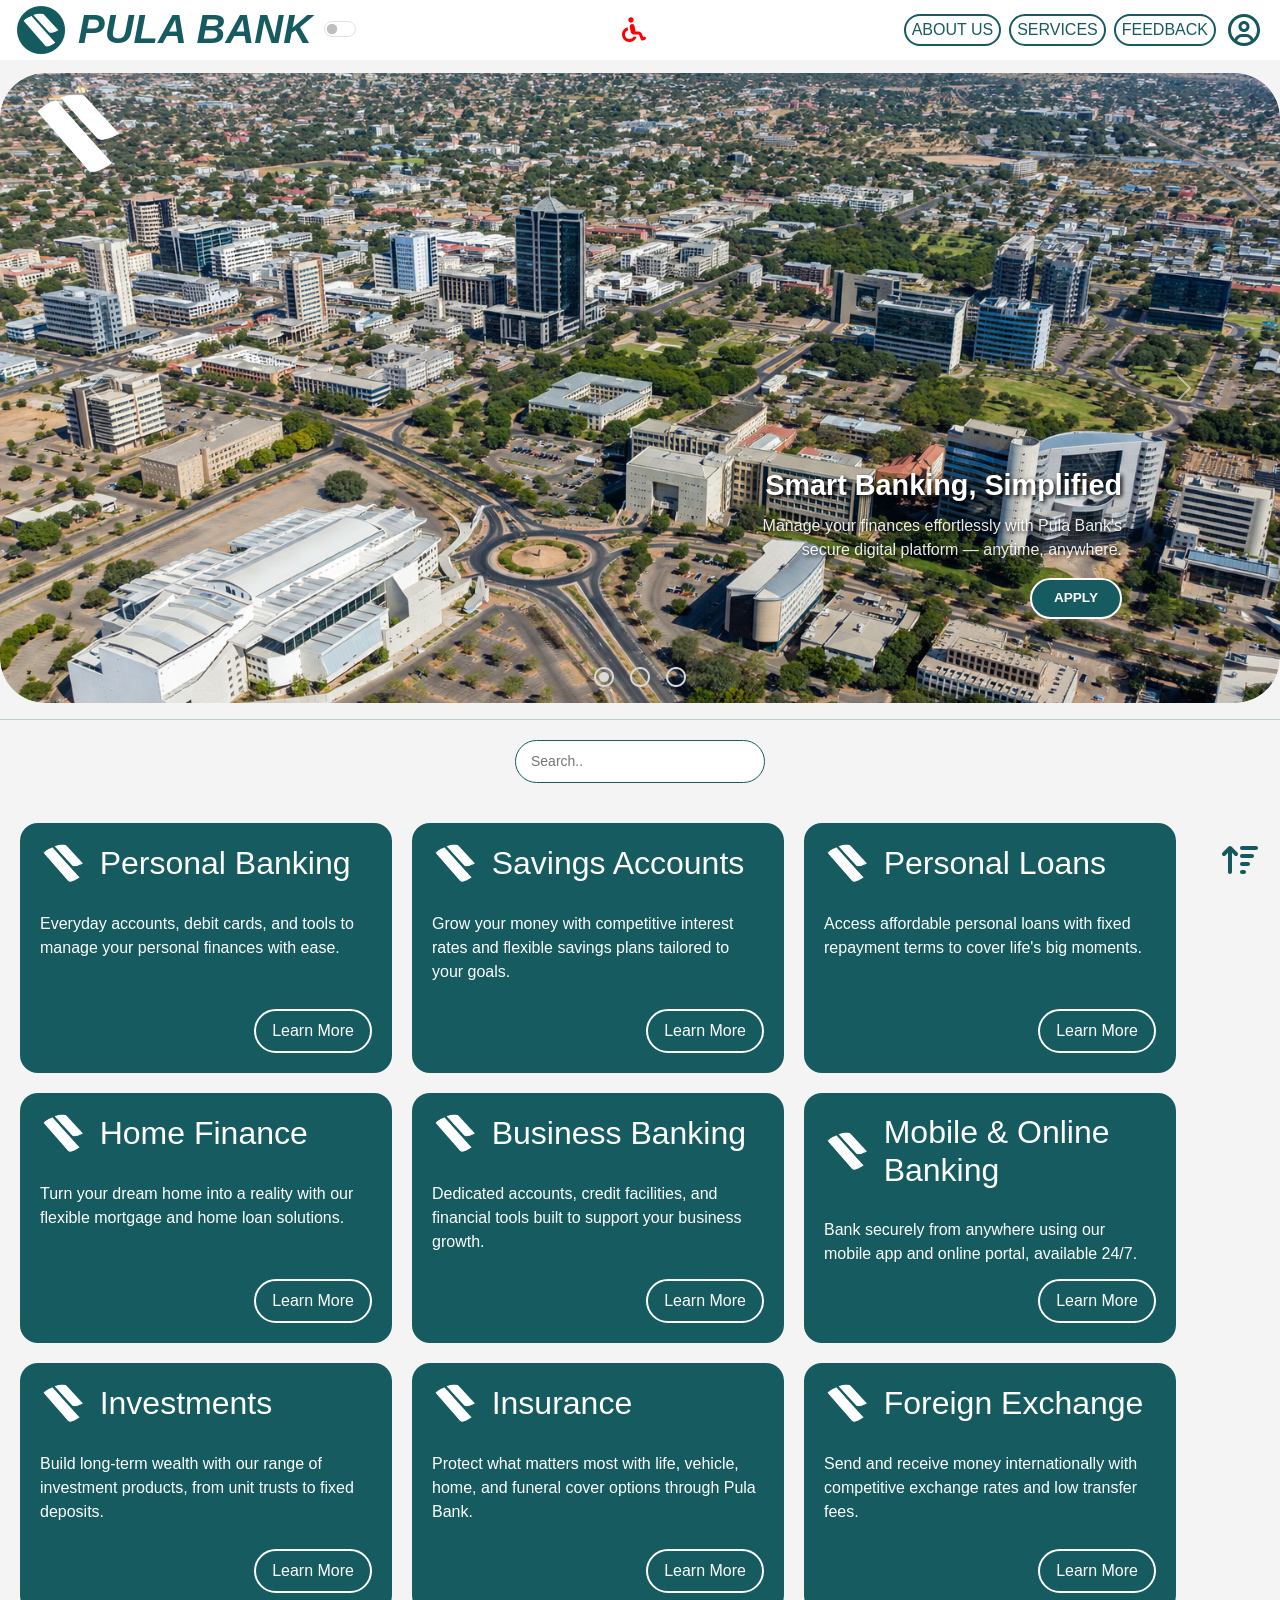
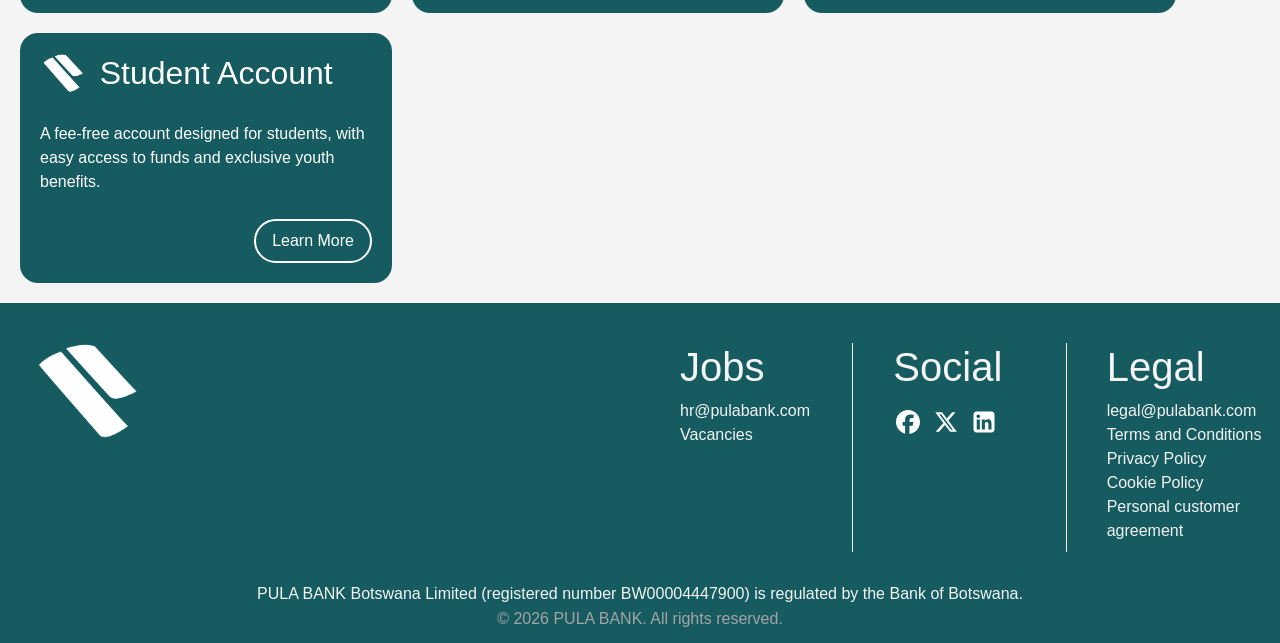
<file: index.html>
<!DOCTYPE html>
<html lang="en" data-bs-theme="dark">

<head>
    <meta charset="UTF-8">
    <meta name="viewport" content="width=device-width, initial-scale=1.0">
    <title>Home</title>
    <link rel="icon" href="images/logow.png" type="image/png">

    <link href="https://cdn.jsdelivr.net/npm/bootstrap@5.3.8/dist/css/bootstrap.min.css" rel="stylesheet">
    <link rel="stylesheet" href="styles/style.css">
    <link rel="stylesheet" href="styles/carousel.css">
    <script src="scripts/formAuth.js"></script>
    <script src="scripts/script.js" defer></script>
</head>

<body>
    <header>
        <div class="logo-nav">
            <a href="index.html"><img class="img-logo" src="images/logo.png" alt="PULA BANK Logo"></a>
            <a href="index.html">
                <h1>PULA BANK</h1>
            </a>
            <div class="form-check form-switch">
                <input class="form-check-input" type="checkbox" id="mySwitch" name="darkmode" value="yes">
            </div>
        </div>

        <div class="accessibility">
            <img src="images/wheelchair-solid-full.svg" alt="Accessibility Icon" class="accessibility-icon"
                role="button" id="accessibilityPopover" title="Accessibility Options">
        </div>

        <nav class="navHeader" id="mainNav">
            <ul>
                <li><a href="about.html"><button type="button" class="btn rounded-5 border-2">ABOUT US</button></a></li>
                <li><a href="services.html"><button type="button" class="btn rounded-5 border-2">SERVICES</button></a>
                </li>
                <li><a href="feedback.html"><button type="button" class="btn rounded-5 border-2">FEEDBACK</button></a>
                </li>
                <li><a href="account.html"><img class="img-user" src="images/user-icon-inactive.svg"
                            alt="user icon"></a></li>
            </ul>
        </nav>

        <button class="hamburger" id="hamburger" onclick="toggleNav()" aria-label="Toggle navigation">
            <span></span>
            <span></span>
            <span></span>
        </button>
    </header>

    <div class="d-none" id="AccessibilityOptionsContent">
        <div class="d-grid gap-2">
            <p type="button"><span><img src="images/eye-low-vision-solid-full.svg" class="img-logo"
                        alt="High Contrast Icon"></span> High Contrast</p>
            <p type="button"><span><img src="images/ear-deaf-solid-full.svg" class="img-logo"
                        alt="Text-to-Speech Icon"></span> Text-to-Speech</p>
        </div>
    </div>

    <!-- CAROUSEL -->
    <div class="carouseltop">
        <section class="Carousel">
            <div id="demo" class="Carousel slide" data-bs-ride="carousel" data-bs-interval="5000">

                <!-- Indicators/dots — must match number of slides (3) -->
                <div class="carousel-indicators">
                    <button type="button" data-bs-target="#demo" data-bs-slide-to="0" class="active"
                        aria-current="true">
                        <img src="images/button-active.png" class="img-active" alt="Active">
                        <img src="images/button-inactive.png" class="img-inactive" alt="Inactive">
                    </button>
                    <button type="button" data-bs-target="#demo" data-bs-slide-to="1">
                        <img src="images/button-active.png" class="img-active" alt="Active">
                        <img src="images/button-inactive.png" class="img-inactive" alt="Inactive">
                    </button>
                    <button type="button" data-bs-target="#demo" data-bs-slide-to="2">
                        <img src="images/button-active.png" class="img-active" alt="Active">
                        <img src="images/button-inactive.png" class="img-inactive" alt="Inactive">
                    </button>
                </div>

                <!-- The slideshow/carousel -->
                <div class="carousel-inner">

                    <div class="carousel-item active">
                        <img src="images/banner/c3.png" class="d-block w-100" style="height: 70vh; object-fit: cover;">
                        <a href="index.html"><img src="images/logow.png" alt="PULA BANK Logo" id="cau-img-logo"></a>
                        <div class="carousel-caption-custom">
                            <h1>Smart Banking, Simplified</h1>
                            <p>Manage your finances effortlessly with Pula Bank's secure digital platform — anytime,
                                anywhere.
                            </p>
                            <a href="services.html"><button class="btn-caption carouselbtn">APPLY</button></a>
                        </div>
                    </div>

                    <div class="carousel-item">
                        <img src="images/banner/c2.png" class="d-block w-100" style="height: 70vh; object-fit: cover;">
                        <a href="index.html"><img src="images/logow.png" alt="PULA BANK Logo" id="cau-img-logo2"></a>
                        <div class="carousel-caption-custom">
                            <h1>Loans Tailored for You</h1>
                            <p>From personal loans to home finance, Pula Bank offers flexible solutions to fit your
                                goals
                                and lifestyle.</p>
                            <a href="services.html"><button class="btn-caption carouselbtn">APPLY</button></a>
                        </div>
                    </div>

                    <div class="carousel-item">
                        <img src="images/banner/c1.png" class="d-block w-100" style="height: 70vh; object-fit: cover;">
                        <a href="index.html"><img src="images/logow.png" alt="PULA BANK Logo" id="cau-img-logo3"></a>
                        <div class="carousel-caption-custom">
                            <h1>Your Future Starts Here</h1>
                            <p>Grow your savings and invest with confidence. Pula Bank is your trusted partner in
                                building
                                lasting wealth.</p>
                            <a href="services.html"><button class="btn-caption carouselbtn">APPLY</button></a>
                        </div>
                    </div>

                </div>

                <!-- Left and right controls -->
                <button class="carousel-control-prev" type="button" data-bs-target="#demo" data-bs-slide="prev"
                    style="background-color: transparent;">
                    <span class="carousel-control-prev-icon"></span>
                </button>
                <button class="carousel-control-next" type="button" data-bs-target="#demo" data-bs-slide="next"
                    style="background-color: transparent;">
                    <span class="carousel-control-next-icon"></span>
                </button>

            </div>
        </section>
    </div>

    <hr>

    <main>
        <a href="#accessibilityPopover"><img src="images/arrow-up-wide-short-solid-full.svg" alt="Back to Top Icon" id="backToTop" role="button" title="Back to Top"></a>

        <search class="search-container">
            <input type="text" class="search-bar" placeholder="Search..">
        </search>

        <section class="container-cards">

            <div class="card-main">
                <h2><span><img src="images/logow.png" class="card-img-top" alt=""></span>Personal Banking</h2>
                <div class="card-body">
                    <p class="card-text">Everyday accounts, debit cards, and tools to manage your personal finances with
                        ease.</p>
                </div>
                <button data-bs-toggle="modal" data-bs-target="#modal-personal">Learn More</button>
            </div>

            <div class="card-main">
                <h2><span><img src="images/logow.png" class="card-img-top" alt=""></span>Savings Accounts</h2>
                <div class="card-body">
                    <p class="card-text">Grow your money with competitive interest rates and flexible savings plans
                        tailored to your goals.</p>
                </div>
                <button data-bs-toggle="modal" data-bs-target="#modal-savings">Learn More</button>
            </div>

            <div class="card-main">
                <h2><span><img src="images/logow.png" class="card-img-top" alt=""></span>Personal Loans</h2>
                <div class="card-body">
                    <p class="card-text">Access affordable personal loans with fixed repayment terms to cover life's big
                        moments.</p>
                </div>
                <button data-bs-toggle="modal" data-bs-target="#modal-loans">Learn More</button>
            </div>

            <div class="card-main">
                <h2><span><img src="images/logow.png" class="card-img-top" alt=""></span>Home Finance</h2>
                <div class="card-body">
                    <p class="card-text">Turn your dream home into a reality with our flexible mortgage and home loan
                        solutions.</p>
                </div>
                <button data-bs-toggle="modal" data-bs-target="#modal-home">Learn More</button>
            </div>

            <div class="card-main">
                <h2><span><img src="images/logow.png" class="card-img-top" alt=""></span>Business Banking</h2>
                <div class="card-body">
                    <p class="card-text">Dedicated accounts, credit facilities, and financial tools built to support
                        your business growth.</p>
                </div>
                <button data-bs-toggle="modal" data-bs-target="#modal-business">Learn More</button>
            </div>

            <div class="card-main">
                <h2><span><img src="images/logow.png" class="card-img-top" alt=""></span>Mobile & Online Banking</h2>
                <div class="card-body">
                    <p class="card-text">Bank securely from anywhere using our mobile app and online portal, available
                        24/7.</p>
                </div>
                <button data-bs-toggle="modal" data-bs-target="#modal-digital">Learn More</button>
            </div>

            <div class="card-main">
                <h2><span><img src="images/logow.png" class="card-img-top" alt=""></span>Investments</h2>
                <div class="card-body">
                    <p class="card-text">Build long-term wealth with our range of investment products, from unit trusts
                        to fixed deposits.</p>
                </div>
                <button data-bs-toggle="modal" data-bs-target="#modal-invest">Learn More</button>
            </div>

            <div class="card-main">
                <h2><span><img src="images/logow.png" class="card-img-top" alt=""></span>Insurance</h2>
                <div class="card-body">
                    <p class="card-text">Protect what matters most with life, vehicle, home, and funeral cover options
                        through Pula Bank.</p>
                </div>
                <button data-bs-toggle="modal" data-bs-target="#modal-insurance">Learn More</button>
            </div>

            <div class="card-main">
                <h2><span><img src="images/logow.png" class="card-img-top" alt=""></span>Foreign Exchange</h2>
                <div class="card-body">
                    <p class="card-text">Send and receive money internationally with competitive exchange rates and low
                        transfer fees.</p>
                </div>
                <button data-bs-toggle="modal" data-bs-target="#modal-forex">Learn More</button>
            </div>

            <div class="card-main">
                <h2><span><img src="images/logow.png" class="card-img-top" alt=""></span>Student Account</h2>
                <div class="card-body">
                    <p class="card-text">A fee-free account designed for students, with easy access to funds and
                        exclusive youth benefits.</p>
                </div>
                <button data-bs-toggle="modal" data-bs-target="#modal-student">Learn More</button>
            </div>

        </section>


        <!-- ═══════════════════════════════ MODALS ═══════════════════════════════ -->

        <!-- Personal Banking -->
        <div class="modal fade" id="modal-personal" tabindex="-1" aria-labelledby="modal-personal-label"
            aria-hidden="true">
            <div class="modal-dialog modal-dialog-centered">
                <div class="modal-content">
                    <div class="modal-header">
                        <h5 class="modal-title" id="modal-personal-label">Personal Banking</h5>
                        <button type="button" class="btn-close" data-bs-dismiss="modal" aria-label="Close"></button>
                    </div>
                    <div class="modal-body">
                        <p>Our Personal Banking accounts give you full control of your day-to-day finances. Enjoy a free
                            cheque account, contactless Visa debit card, and access to over 50 ATMs nationwide.</p>
                        <ul>
                            <li>Zero monthly fees on qualifying accounts</li>
                            <li>Instant notifications on every transaction</li>
                            <li>Cardless cash withdrawals via the Pula Bank app</li>
                            <li>Budgeting tools built into your dashboard</li>
                        </ul>
                    </div>
                    <div class="modal-footer">
                        <button type="button" class="btn2" data-bs-dismiss="modal">Close</button>
                        <a href="services.html" class="btn2">Open an Account</a>
                    </div>
                </div>
            </div>
        </div>

        <!-- Savings -->
        <div class="modal fade" id="modal-savings" tabindex="-1" aria-labelledby="modal-savings-label"
            aria-hidden="true">
            <div class="modal-dialog modal-dialog-centered">
                <div class="modal-content">
                    <div class="modal-header">
                        <h5 class="modal-title" id="modal-savings-label">Savings Accounts</h5>
                        <button type="button" class="btn-close" data-bs-dismiss="modal" aria-label="Close"></button>
                    </div>
                    <div class="modal-body">
                        <p>Whether you're saving for a rainy day or a long-term goal, Pula Bank offers savings products
                            with returns that work as hard as you do.</p>
                        <ul>
                            <li>Interest rates up to 6.5% per annum</li>
                            <li>No minimum balance on standard savings accounts</li>
                            <li>Fixed deposit options from 30 to 365 days</li>
                            <li>Automatic top-up from your cheque account</li>
                        </ul>
                    </div>
                    <div class="modal-footer">
                        <button type="button" class="btn2" data-bs-dismiss="modal">Close</button>
                        <a href="services.html" class="btn2">Get Started</a>
                    </div>
                </div>
            </div>
        </div>

        <!-- Personal Loans -->
        <div class="modal fade" id="modal-loans" tabindex="-1" aria-labelledby="modal-loans-label" aria-hidden="true">
            <div class="modal-dialog modal-dialog-centered">
                <div class="modal-content">
                    <div class="modal-header">
                        <h5 class="modal-title" id="modal-loans-label">Personal Loans</h5>
                        <button type="button" class="btn-close" data-bs-dismiss="modal" aria-label="Close"></button>
                    </div>
                    <div class="modal-body">
                        <p>From medical emergencies to school fees, Pula Bank personal loans give you fast access to
                            funds with transparent, fixed repayment terms.</p>
                        <ul>
                            <li>Borrow from P5,000 to P500,000</li>
                            <li>Repayment periods of 12 to 60 months</li>
                            <li>Fixed interest rates — no surprises</li>
                            <li>Approval within 48 hours for qualifying customers</li>
                        </ul>
                    </div>
                    <div class="modal-footer">
                        <button type="button" class="btn2" data-bs-dismiss="modal">Close</button>
                        <a href="services.html" class="btn2">Apply Now</a>
                    </div>
                </div>
            </div>
        </div>

        <!-- Home Finance -->
        <div class="modal fade" id="modal-home" tabindex="-1" aria-labelledby="modal-home-label" aria-hidden="true">
            <div class="modal-dialog modal-dialog-centered">
                <div class="modal-content">
                    <div class="modal-header">
                        <h5 class="modal-title" id="modal-home-label">Home Finance</h5>
                        <button type="button" class="btn-close" data-bs-dismiss="modal" aria-label="Close"></button>
                    </div>
                    <div class="modal-body">
                        <p>Buying your first home or refinancing an existing one? Pula Bank's home finance team will
                            guide you every step of the way.</p>
                        <ul>
                            <li>Finance up to 90% of property value</li>
                            <li>Repayment terms up to 25 years</li>
                            <li>Variable and fixed rate options available</li>
                            <li>Free property valuation for approved applicants</li>
                        </ul>
                    </div>
                    <div class="modal-footer">
                        <button type="button" class="btn2" data-bs-dismiss="modal">Close</button>
                        <a href="services.html" class="btn2">Apply Now</a>
                    </div>
                </div>
            </div>
        </div>

        <!-- Business Banking -->
        <div class="modal fade" id="modal-business" tabindex="-1" aria-labelledby="modal-business-label"
            aria-hidden="true">
            <div class="modal-dialog modal-dialog-centered">
                <div class="modal-content">
                    <div class="modal-header">
                        <h5 class="modal-title" id="modal-business-label">Business Banking</h5>
                        <button type="button" class="btn-close" data-bs-dismiss="modal" aria-label="Close"></button>
                    </div>
                    <div class="modal-body">
                        <p>From sole traders to large enterprises, Pula Bank provides business accounts and credit
                            solutions to keep your operations running smoothly.</p>
                        <ul>
                            <li>Business current and savings accounts</li>
                            <li>Overdraft and revolving credit facilities</li>
                            <li>Payroll and bulk payment solutions</li>
                            <li>Dedicated business relationship manager</li>
                        </ul>
                    </div>
                    <div class="modal-footer">
                        <button type="button" class="btn2" data-bs-dismiss="modal">Close</button>
                        <a href="services.html" class="btn2">Open a Business Account</a>
                    </div>
                </div>
            </div>
        </div>

        <!-- Digital Banking -->
        <div class="modal fade" id="modal-digital" tabindex="-1" aria-labelledby="modal-digital-label"
            aria-hidden="true">
            <div class="modal-dialog modal-dialog-centered">
                <div class="modal-content">
                    <div class="modal-header">
                        <h5 class="modal-title" id="modal-digital-label">Mobile & Online Banking</h5>
                        <button type="button" class="btn-close" data-bs-dismiss="modal" aria-label="Close"></button>
                    </div>
                    <div class="modal-body">
                        <p>The Pula Bank app puts your entire bank in your pocket. Pay bills, transfer money, and track
                            spending — all from your phone.</p>
                        <ul>
                            <li>Available on iOS and Android</li>
                            <li>Biometric login (fingerprint & Face ID)</li>
                            <li>Instant peer-to-peer transfers</li>
                            <li>Bill payments and airtime top-up</li>
                        </ul>
                    </div>
                    <div class="modal-footer">
                        <button type="button" class="btn2" data-bs-dismiss="modal">Close</button>
                        <a href="services.html" class="btn2">Download the App</a>
                    </div>
                </div>
            </div>
        </div>

        <!-- Investments -->
        <div class="modal fade" id="modal-invest" tabindex="-1" aria-labelledby="modal-invest-label" aria-hidden="true">
            <div class="modal-dialog modal-dialog-centered">
                <div class="modal-content">
                    <div class="modal-header">
                        <h5 class="modal-title" id="modal-invest-label">Investments</h5>
                        <button type="button" class="btn-close" data-bs-dismiss="modal" aria-label="Close"></button>
                    </div>
                    <div class="modal-body">
                        <p>Make your money work for you with Pula Bank's range of investment products, managed by
                            experienced financial specialists.</p>
                        <ul>
                            <li>Unit trusts with diversified portfolios</li>
                            <li>Fixed deposits from 30 days onwards</li>
                            <li>Retirement annuity and pension products</li>
                            <li>Online portfolio tracking dashboard</li>
                        </ul>
                    </div>
                    <div class="modal-footer">
                        <button type="button" class="btn2" data-bs-dismiss="modal">Close</button>
                        <a href="services.html" class="btn2">Start Investing</a>
                    </div>
                </div>
            </div>
        </div>

        <!-- Insurance -->
        <div class="modal fade" id="modal-insurance" tabindex="-1" aria-labelledby="modal-insurance-label"
            aria-hidden="true">
            <div class="modal-dialog modal-dialog-centered">
                <div class="modal-content">
                    <div class="modal-header">
                        <h5 class="modal-title" id="modal-insurance-label">Insurance</h5>
                        <button type="button" class="btn-close" data-bs-dismiss="modal" aria-label="Close"></button>
                    </div>
                    <div class="modal-body">
                        <p>Pula Bank insurance products give you peace of mind knowing that you and your loved ones are
                            protected when it matters most.</p>
                        <ul>
                            <li>Life and disability cover</li>
                            <li>Funeral and repatriation cover</li>
                            <li>Home contents and building insurance</li>
                            <li>Vehicle and accident cover</li>
                        </ul>
                    </div>
                    <div class="modal-footer">
                        <button type="button" class="btn2" data-bs-dismiss="modal">Close</button>
                        <a href="services.html" class="btn2">Get a Quote</a>
                    </div>
                </div>
            </div>
        </div>

        <!-- Forex -->
        <div class="modal fade" id="modal-forex" tabindex="-1" aria-labelledby="modal-forex-label" aria-hidden="true">
            <div class="modal-dialog modal-dialog-centered">
                <div class="modal-content">
                    <div class="modal-header">
                        <h5 class="modal-title" id="modal-forex-label">Foreign Exchange</h5>
                        <button type="button" class="btn-close" data-bs-dismiss="modal" aria-label="Close"></button>
                    </div>
                    <div class="modal-body">
                        <p>Send money abroad or receive international payments with confidence. Pula Bank offers
                            real-time exchange rates and fast processing.</p>
                        <ul>
                            <li>International wire transfers to 50+ countries</li>
                            <li>Competitive real-time exchange rates</li>
                            <li>Foreign currency accounts in USD, GBP, EUR, and ZAR</li>
                            <li>SWIFT and SADC payment corridors supported</li>
                        </ul>
                    </div>
                    <div class="modal-footer">
                        <button type="button" class="btn2" data-bs-dismiss="modal">Close</button>
                        <a href="services.html" class="btn2">Send Money</a>
                    </div>
                </div>
            </div>
        </div>

        <!-- Student Account -->
        <div class="modal fade" id="modal-student" tabindex="-1" aria-labelledby="modal-student-label"
            aria-hidden="true">
            <div class="modal-dialog modal-dialog-centered">
                <div class="modal-content">
                    <div class="modal-header">
                        <h5 class="modal-title" id="modal-student-label">Student Account</h5>
                        <button type="button" class="btn-close" data-bs-dismiss="modal" aria-label="Close"></button>
                    </div>
                    <div class="modal-body">
                        <p>The Pula Bank Student Account is built for the next generation — giving young Batswana a head
                            start on financial independence.</p>
                        <ul>
                            <li>Zero monthly account fees</li>
                            <li>Free debit card with contactless payments</li>
                            <li>BURS/student loan-compatible deposits</li>
                            <li>Financial literacy resources and tools</li>
                        </ul>
                    </div>
                    <div class="modal-footer">
                        <button type="button" class="btn2" data-bs-dismiss="modal">Close</button>
                        <a href="services.html" class="btn2">Open a Student Account</a>
                    </div>
                </div>
            </div>
        </div>

    </main>

    <footer>
        <a href="index.html"><img src="images/logow.png" alt="PULA BANK Logo" class="fot-img-logo"></a>
        <section class="footer" id="f1">
            <h1>Jobs</h1>
            <a href="mailto:hr@pulabank.com">hr@pulabank.com</a>
            <a href="https://www.pulabank.com/careers" target="_blank">Vacancies</a>
        </section>

        <section class="footer" id="f2">
            <h1>Social</h1>
            <div class="social-icons">
                <a href="https://www.facebook.com/pulabank" target="_blank"><img style="width: 30px; height: 30px;"
                        src="images/facebook-brands-solid-full.svg" alt="Facebook"></a>
                <a href="https://www.twitter.com/pulabank" target="_blank"><img style="width: 30px; height: 30px;"
                        src="images/x-twitter-brands-solid-full.svg" alt="Twitter"></a>
                <a href="https://www.linkedin.com/company/pulabank" target="_blank"><img
                        style="width: 30px; height: 30px;" src="images/square-linkedin-brands-solid-full.svg"
                        alt="LinkedIn"></a>
            </div>
        </section>

        <section class="footer" id="f3">
            <h1>Legal</h1>
            <a href="mailto:legal@pulabank.com">legal@pulabank.com</a>
            <a href="legal.html#leg-terms">Terms and Conditions</a>
            <a href="legal.html#leg-policy">Privacy Policy</a>
            <a href="legal.html#leg-cookie">Cookie Policy</a>
            <a href="legal.html#leg-customer">Personal customer agreement</a>
        </section>

        <section class="footer" id="f4">
            <p>PULA BANK Botswana Limited (registered number BW00004447900) is regulated by the Bank of Botswana.</p>
            <p class="greytext">&copy; 2026 PULA BANK. All rights reserved.</p>
        </section>

    </footer>



    <script src="https://cdn.jsdelivr.net/npm/bootstrap@5.3.8/dist/js/bootstrap.bundle.min.js"></script>

    <!-- POPOVER SCRIPTS for the accessibility button -->
    <script>
        var popoverTriggerList = [].slice.call(document.querySelectorAll('[data-bs-toggle="popover"]'))
        var popoverList = popoverTriggerList.map(function (popoverTriggerEl) {
            return new bootstrap.Popover(popoverTriggerEl)
        })
    </script>
    <script>
        document.addEventListener("DOMContentLoaded", function () {
            const popoverTrigger = document.getElementById('accessibilityPopover');
            const popoverContent = document.getElementById('AccessibilityOptionsContent');

            new bootstrap.Popover(popoverTrigger, {
                html: true,
                sanitize: false, // Allows custom buttons and actions inside the popover
                content: popoverContent.innerHTML,
                placement: 'bottom' // Adjust placement (top, bottom, left, right) as needed
            });
        });
    </script>
    <script>
        document.addEventListener("DOMContentLoaded", function () {
            const mySwitch = document.getElementById('mySwitch');

            // Function to apply the theme
            function updateTheme() {
                if (mySwitch.checked) {
                    document.documentElement.setAttribute('data-bs-theme', 'dark');
                } else {
                    document.documentElement.setAttribute('data-bs-theme', 'light');
                }
            }

            // Run on initial load to match the default checked state
            updateTheme();

            // Listen for changes on the switch
            mySwitch.addEventListener('change', updateTheme);
        });
    </script>

</body>

</html>
</file>
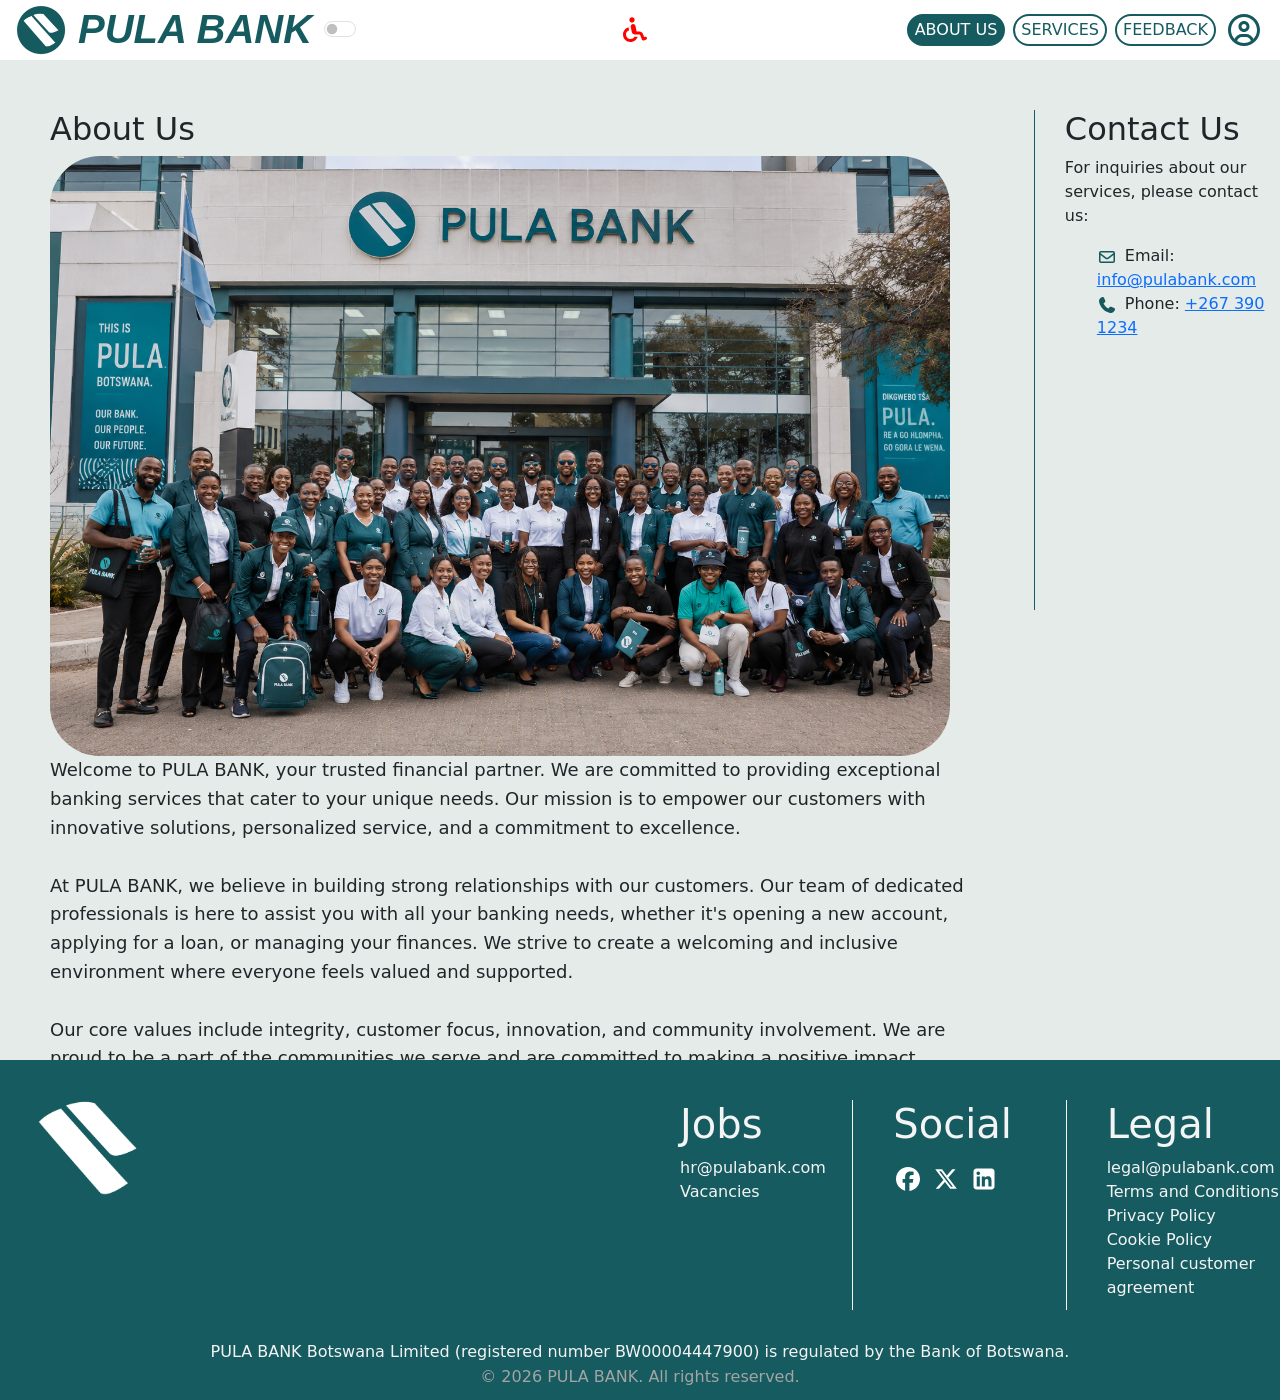
<file: about.html>
<!DOCTYPE html>
<html lang="en">

<head>
    <meta charset="UTF-8">
    <meta name="viewport" content="width=device-width, initial-scale=1.0">
    <title>About Us</title>

    <link rel="stylesheet" href="styles/style.css">
    <link href="https://cdn.jsdelivr.net/npm/bootstrap@5.3.8/dist/css/bootstrap.min.css" rel="stylesheet">
    <script src="scripts/script.js" defer></script>
    <link rel="icon" href="images/logow.png" type="image/png">
</head>

<body>
    <header>
        <div class="logo-nav">
            <a href="index.html"><img class="img-logo" src="images/logo.png" alt="PULA BANK Logo"></a>
            <a href="index.html">
                <h1>PULA BANK</h1>
            </a>
            <div class="form-check form-switch">
                <input class="form-check-input" type="checkbox" id="mySwitch" name="darkmode" value="yes">
            </div>
        </div>

        <div class="accessibility">
            <img src="images/wheelchair-solid-full.svg" alt="Accessibility Icon" class="accessibility-icon"
                role="button" id="accessibilityPopover" title="Accessibility Options">
        </div>

        <nav class="navHeader" id="mainNav">
            <ul>
                <li><a href="about.html"><button type="button" class="btn rounded-5 border-2 active21">ABOUT US</button></a></li>
                <li><a href="services.html"><button type="button" class="btn rounded-5 border-2">SERVICES</button></a>
                </li>
                <li><a href="feedback.html"><button type="button" class="btn rounded-5 border-2">FEEDBACK</button></a>
                </li>
                <li><a href="account.html"><img class="img-user" src="images/user-icon-inactive.svg"
                            alt="user icon"></a></li>
            </ul>
        </nav>


        <button class="hamburger" id="hamburger" onclick="toggleNav()" aria-label="Toggle navigation">
            <span></span>
            <span></span>
            <span></span>
        </button>
    </header>

    <div class="d-none" id="AccessibilityOptionsContent">
        <div class="d-grid gap-2">
            <p type="button"><span><img src="images/eye-low-vision-solid-full.svg" class="img-logo"
                        alt="High Contrast Icon"></span> High Contrast</p>
            <p type="button"><span><img src="images/ear-deaf-solid-full.svg" class="img-logo"
                        alt="Text-to-Speech Icon"></span> Text-to-Speech</p>
        </div>
    </div>

    <section class="about-pg">
        <main class="about-main">
            <h2>About Us</h2>

            

            <p><img src="images/banner/team.png" alt="Team working together" class="about-img">Welcome to PULA BANK, your trusted financial partner. We are committed to providing exceptional banking
                services that cater to your unique needs. Our mission is to empower our customers with innovative solutions,
                personalized service, and a commitment to excellence.<br><br>
                At PULA BANK, we believe in building strong relationships with our customers. Our team of dedicated
                professionals is here to assist you with all your banking needs, whether it's opening a new account,
                applying for a loan, or managing your finances. We strive to create a welcoming and inclusive environment
                where everyone feels valued and supported.<br><br>
                Our core values include integrity, customer focus, innovation, and community involvement. We are proud to be
                a part of the communities we serve and are committed to making a positive impact through various initiatives
                and partnerships.<br><br>
                Thank you for choosing PULA BANK. We look forward to serving you and helping you achieve your financial
                goals.
            </p>
        </main>

        <aside class="contact-info">
            <h2>Contact Us</h2>
            <p>For inquiries about our services, please contact us:</p>
            <ul>
                <li><span><img src="images/email.svg" alt="Email icon" class="inlineIcons"></span>Email: <a href="mailto:info@pulabank.com">info@pulabank.com</a></li>
                <li><span><img src="images/phone-solid-full.svg" alt="phone icon" class="inlineIcons"></span>Phone: <a href="tel:+2673901234">+267 390 1234</a></li>
            </ul>

        </aside>
    </section>
    

    <footer>
        <a href="index.html"><img src="images/logow.png" alt="PULA BANK Logo" class="fot-img-logo"></a>
        <section class="footer" id="f1">
            <h1>Jobs</h1>
            <a href="mailto:hr@pulabank.com">hr@pulabank.com</a>
            <a href="https://www.pulabank.com/careers" target="_blank">Vacancies</a>
        </section>

        <section class="footer" id="f2">
            <h1>Social</h1>
            <div class="social-icons">
                <a href="https://www.facebook.com/pulabank" target="_blank"><img style="width: 30px; height: 30px;"
                        src="images/facebook-brands-solid-full.svg" alt="Facebook"></a>
                <a href="https://www.twitter.com/pulabank" target="_blank"><img style="width: 30px; height: 30px;"
                        src="images/x-twitter-brands-solid-full.svg" alt="Twitter"></a>
                <a href="https://www.linkedin.com/company/pulabank" target="_blank"><img
                        style="width: 30px; height: 30px;" src="images/square-linkedin-brands-solid-full.svg"
                        alt="LinkedIn"></a>
            </div>
        </section>

        <section class="footer" id="f3">
            <h1>Legal</h1>
            <a href="mailto:legal@pulabank.com">legal@pulabank.com</a>
            <a href="legal.html#leg-terms">Terms and Conditions</a>
            <a href="legal.html#leg-policy">Privacy Policy</a>
            <a href="legal.html#leg-cookie">Cookie Policy</a>
            <a href="legal.html#leg-customer">Personal customer agreement</a>
        </section>

        <section class="footer" id="f4">
            <p>PULA BANK Botswana Limited (registered number BW00004447900) is regulated by the Bank of Botswana.</p>
            <p class="greytext">&copy; 2026 PULA BANK. All rights reserved.</p>
        </section>

    </footer>


    <script src="https://cdn.jsdelivr.net/npm/bootstrap@5.3.8/dist/js/bootstrap.bundle.min.js"></script>

    <!-- POPOVER SCRIPTS for the accessibility button -->
    <script>
        var popoverTriggerList = [].slice.call(document.querySelectorAll('[data-bs-toggle="popover"]'))
        var popoverList = popoverTriggerList.map(function (popoverTriggerEl) {
            return new bootstrap.Popover(popoverTriggerEl)
        })
    </script>
    <script>
        document.addEventListener("DOMContentLoaded", function () {
            const popoverTrigger = document.getElementById('accessibilityPopover');
            const popoverContent = document.getElementById('AccessibilityOptionsContent');

            new bootstrap.Popover(popoverTrigger, {
                html: true,
                sanitize: false, // Allows custom buttons and actions inside the popover
                content: popoverContent.innerHTML,
                placement: 'bottom' // Adjust placement (top, bottom, left, right) as needed
            });
        });
    </script>
    <script>
        document.addEventListener("DOMContentLoaded", function () {
            const mySwitch = document.getElementById('mySwitch');

            // Function to apply the theme
            function updateTheme() {
                if (mySwitch.checked) {
                    document.documentElement.setAttribute('data-bs-theme', 'dark');
                } else {
                    document.documentElement.setAttribute('data-bs-theme', 'light');
                }
            }

            // Run on initial load to match the default checked state
            updateTheme();

            // Listen for changes on the switch
            mySwitch.addEventListener('change', updateTheme);
        });
    </script>
</body>

</html>
</file>
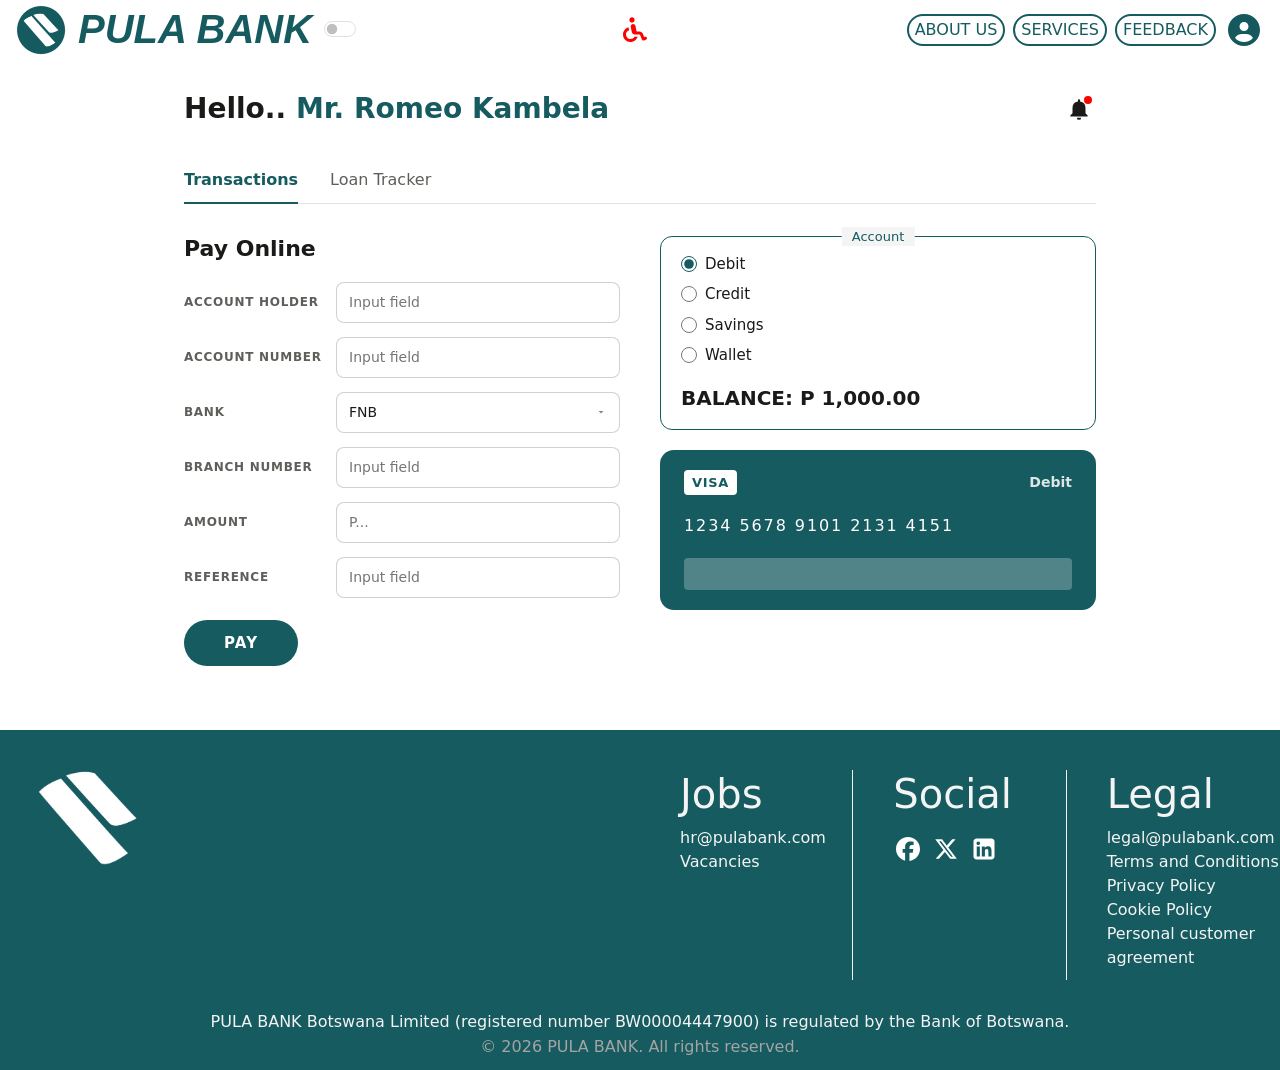
<file: account.html>
<!DOCTYPE html>
<html lang="en">

<head>
    <meta charset="UTF-8">
    <meta name="viewport" content="width=device-width, initial-scale=1.0">
    <title>Dashboard</title>
    <link rel="icon" href="images/logow.png" type="image/png">

    <link rel="stylesheet" href="styles/style.css">

    <link href="https://cdn.jsdelivr.net/npm/bootstrap@5.3.8/dist/css/bootstrap.min.css" rel="stylesheet">
    <script src="scripts/formAuth.js" defer></script>
    <script src="scripts/script.js" defer></script>
</head>

<body>
    <header>
        <div class="logo-nav">
            <a href="index.html"><img class="img-logo" src="images/logo.png" alt="PULA BANK Logo"></a>
            <a href="index.html">
                <h1>PULA BANK</h1>
            </a>
            <div class="form-check form-switch">
                <input class="form-check-input" type="checkbox" id="mySwitch" name="darkmode" value="yes">
            </div>
        </div>

        <div class="accessibility">
            <img src="images/wheelchair-solid-full.svg" alt="Accessibility Icon" class="accessibility-icon"
                role="button" id="accessibilityPopover" title="Accessibility Options">
        </div>

        <nav class="navHeader" id="mainNav">
            <ul>
                <li><a href="about.html"><button type="button" class="btn rounded-5 border-2">ABOUT US</button></a></li>
                <li><a href="services.html"><button type="button" class="btn rounded-5 border-2">SERVICES</button></a>
                </li>
                <li><a href="feedback.html"><button type="button" class="btn rounded-5 border-2">FEEDBACK</button></a>
                </li>
                <li><a href="account.html"><img class="img-user" src="images/user-icon-active.svg" alt="user icon"></a>
                </li>
            </ul>
        </nav>

        <button class="hamburger" id="hamburger" onclick="toggleNav()" aria-label="Toggle navigation">
            <span></span>
            <span></span>
            <span></span>
        </button>
    </header>

    <div class="d-none" id="AccessibilityOptionsContent">
        <div class="d-grid gap-2">
            <p type="button"><span><img src="images/eye-low-vision-solid-full.svg" class="img-logo"
                        alt="High Contrast Icon"></span> High Contrast</p>
            <p type="button"><span><img src="images/ear-deaf-solid-full.svg" class="img-logo"
                        alt="Text-to-Speech Icon"></span> Text-to-Speech</p>
        </div>
    </div>

    <main class="dash-wrap">

        <!-- Greeting + Bell -->
        <div class="dash-top">
            <h2 class="dash-greeting">Hello.. <span>Mr. Romeo Kambela</span></h2>
            
            <div class="dash-bell-wrap">
                <button class="dash-bell-btn" id="dashBellBtn" onclick="toggleNotifications()">
                    <svg xmlns="http://www.w3.org/2000/svg" width="26" height="26" viewBox="0 0 24 24"
                        fill="currentColor">
                        <path
                            d="M12 22a2 2 0 0 0 2-2H10a2 2 0 0 0 2 2zm6-6V11a6 6 0 0 0-5-5.91V4a1 1 0 0 0-2 0v1.09A6 6 0 0 0 6 11v5l-2 2v1h16v-1l-2-2z" />
                    </svg>
                    <span class="dash-notif-dot"></span>
                </button>
                <div class="dash-notif-panel" id="dashNotifPanel">
                    <div class="dash-notif-header">Notifications</div>
                    <div class="dash-notif-item">
                        <div class="dash-notif-icon">✉</div>
                        <p>Loan request rejected...</p>
                    </div>
                    <div class="dash-notif-item">
                        <div class="dash-notif-icon">✉</div>
                        <p>Loan Application sent...</p>
                    </div>
                </div>
            </div>
        </div>


        <!-- Tabs -->
        <div class="dash-tabs">
            <button class="dash-tab active" onclick="switchTab('transactions', this)">Transactions</button>
            <button class="dash-tab" onclick="switchTab('loantracker', this)">Loan Tracker</button>
        </div>

        <!-- TRANSACTIONS TAB -->
        <div class="dash-panel active" id="tab-transactions">
            <div class="dash-transactions-grid">

                <!-- Pay Online Form -->
                <div class="dash-pay-section">
                    <h3 class="dash-section-title">Pay Online</h3>
                    <form id="payForm">
                        <div class="dash-pay-row">
                            <label>ACCOUNT HOLDER</label>
                            <input type="text" placeholder="Input field" id="pay-holder">
                        </div>
                        <div class="dash-pay-row">
                            <label>ACCOUNT NUMBER</label>
                            <input type="text" placeholder="Input field" id="pay-accnum">
                        </div>
                        <div class="dash-pay-row">
                            <label>BANK</label>
                            <select id="pay-bank">
                                <option value="fnb">FNB</option>
                                <option value="stanchart">Standard Chartered</option>
                                <option value="barclays">Absa</option>
                                <option value="stanbic">Stanbic</option>
                                <option value="pula">Pula Bank</option>
                            </select>
                        </div>
                        <div class="dash-pay-row">
                            <label>BRANCH NUMBER</label>
                            <input type="text" placeholder="Input field" id="pay-branch">
                        </div>
                        <div class="dash-pay-row">
                            <label>AMOUNT</label>
                            <input type="number" placeholder="P..." id="pay-amount">
                        </div>
                        <div class="dash-pay-row">
                            <label>REFERENCE</label>
                            <input type="text" placeholder="Input field" id="pay-ref">
                        </div>
                        <button type="button" class="dash-pay-btn" onclick="payValidate()">PAY</button>
                    </form>
                </div>

                <!-- Account Info -->
                <div class="dash-account-section">

                    <!-- Account selector + balance -->
                    <div class="dash-account-box">
                        <div class="dash-account-box-label">Account</div>
                        <div class="dash-radio-group">
                            <label class="dash-radio"><input type="radio" name="actype" value="debit" checked
                                    onchange="updateCard(this)"> Debit</label>
                            <label class="dash-radio"><input type="radio" name="actype" value="credit"
                                    onchange="updateCard(this)"> Credit</label>
                            <label class="dash-radio"><input type="radio" name="actype" value="savings"
                                    onchange="updateCard(this)"> Savings</label>
                            <label class="dash-radio"><input type="radio" name="actype" value="wallet"
                                    onchange="updateCard(this)"> Wallet</label>
                        </div>
                        <div class="dash-balance"><strong>BALANCE:</strong> P 1,000.00</div>
                    </div>

                    <!-- Bank card -->
                    <div class="dash-card" id="dashCard">
                        <div class="dash-card-top">
                            <span class="dash-card-scheme">VISA</span>
                            <span class="dash-card-type" id="dashCardType">Debit</span>
                        </div>
                        <div class="dash-card-number">1234 5678 9101 2131 4151</div>
                        <div class="dash-card-strip"></div>
                    </div>

                </div>
            </div>
        </div>

        <!-- LOAN TRACKER TAB -->
        <div class="dash-panel" id="tab-loantracker">
            <table class="dash-loan-table">
                <thead>
                    <tr>
                        <th>DATE:</th>
                        <th>AMOUNT:</th>
                        <th>STATUS:</th>
                    </tr>
                </thead>
                <tbody>
                    <tr>
                        <td>01/04/2026</td>
                        <td>P 100.00</td>
                        <td><span class="dash-status accepted">Accepted</span></td>
                    </tr>
                    <tr>
                        <td>03/04/2026</td>
                        <td>P 1,000,000.00</td>
                        <td><span class="dash-status rejected">Rejected</span></td>
                    </tr>
                    <tr>
                        <td>03/04/2026</td>
                        <td>P 1,000,000.00</td>
                        <td><span class="dash-status rejected">Rejected</span></td>
                    </tr>
                    <tr>
                        <td>04/04/2026</td>
                        <td>P 5,000.00</td>
                        <td><span class="dash-status rejected">Rejected</span></td>
                    </tr>
                    <tr>
                        <td>05/04/2026</td>
                        <td>P 2,500.00</td>
                        <td><span class="dash-status review">Under review</span></td>
                    </tr>
                    <tr>
                        <td>05/04/2026</td>
                        <td>P 750.00</td>
                        <td><span class="dash-status pending">Pending</span></td>
                    </tr>
                </tbody>
            </table>
        </div>

    </main>

    <footer>
        <a href="index.html"><img src="images/logow.png" alt="PULA BANK Logo" class="fot-img-logo"></a>
        <section class="footer" id="f1">
            <h1>Jobs</h1>
            <a href="mailto:hr@pulabank.com">hr@pulabank.com</a>
            <a href="https://www.pulabank.com/careers" target="_blank">Vacancies</a>
        </section>

        <section class="footer" id="f2">
            <h1>Social</h1>
            <div class="social-icons">
                <a href="https://www.facebook.com/pulabank" target="_blank"><img style="width: 30px; height: 30px;"
                        src="images/facebook-brands-solid-full.svg" alt="Facebook"></a>
                <a href="https://www.twitter.com/pulabank" target="_blank"><img style="width: 30px; height: 30px;"
                        src="images/x-twitter-brands-solid-full.svg" alt="Twitter"></a>
                <a href="https://www.linkedin.com/company/pulabank" target="_blank"><img
                        style="width: 30px; height: 30px;" src="images/square-linkedin-brands-solid-full.svg"
                        alt="LinkedIn"></a>
            </div>
        </section>

        <section class="footer" id="f3">
            <h1>Legal</h1>
            <a href="mailto:legal@pulabank.com">legal@pulabank.com</a>
            <a href="legal.html#leg-terms">Terms and Conditions</a>
            <a href="legal.html#leg-policy">Privacy Policy</a>
            <a href="legal.html#leg-cookie">Cookie Policy</a>
            <a href="legal.html#leg-customer">Personal customer agreement</a>
        </section>

        <section class="footer" id="f4">
            <p>PULA BANK Botswana Limited (registered number BW00004447900) is regulated by the Bank of Botswana.</p>
            <p class="greytext">&copy; 2026 PULA BANK. All rights reserved.</p>
        </section>

    </footer>


    <script src="https://cdn.jsdelivr.net/npm/bootstrap@5.3.8/dist/js/bootstrap.bundle.min.js"></script>

    <!-- POPOVER SCRIPTS for the accessibility button -->
    <script>
        var popoverTriggerList = [].slice.call(document.querySelectorAll('[data-bs-toggle="popover"]'))
        var popoverList = popoverTriggerList.map(function (popoverTriggerEl) {
            return new bootstrap.Popover(popoverTriggerEl)
        })
    </script>
    <script>
        document.addEventListener("DOMContentLoaded", function () {
            const popoverTrigger = document.getElementById('accessibilityPopover');
            const popoverContent = document.getElementById('AccessibilityOptionsContent');

            new bootstrap.Popover(popoverTrigger, {
                html: true,
                sanitize: false, // Allows custom buttons and actions inside the popover
                content: popoverContent.innerHTML,
                placement: 'bottom' // Adjust placement (top, bottom, left, right) as needed
            });
        });
    </script>
    <script>
        document.addEventListener("DOMContentLoaded", function () {
            const mySwitch = document.getElementById('mySwitch');

            // Function to apply the theme
            function updateTheme() {
                if (mySwitch.checked) {
                    document.documentElement.setAttribute('data-bs-theme', 'dark');
                } else {
                    document.documentElement.setAttribute('data-bs-theme', 'light');
                }
            }

            // Run on initial load to match the default checked state
            updateTheme();

            // Listen for changes on the switch
            mySwitch.addEventListener('change', updateTheme);
        });
    </script>
</body>

</html>
</file>
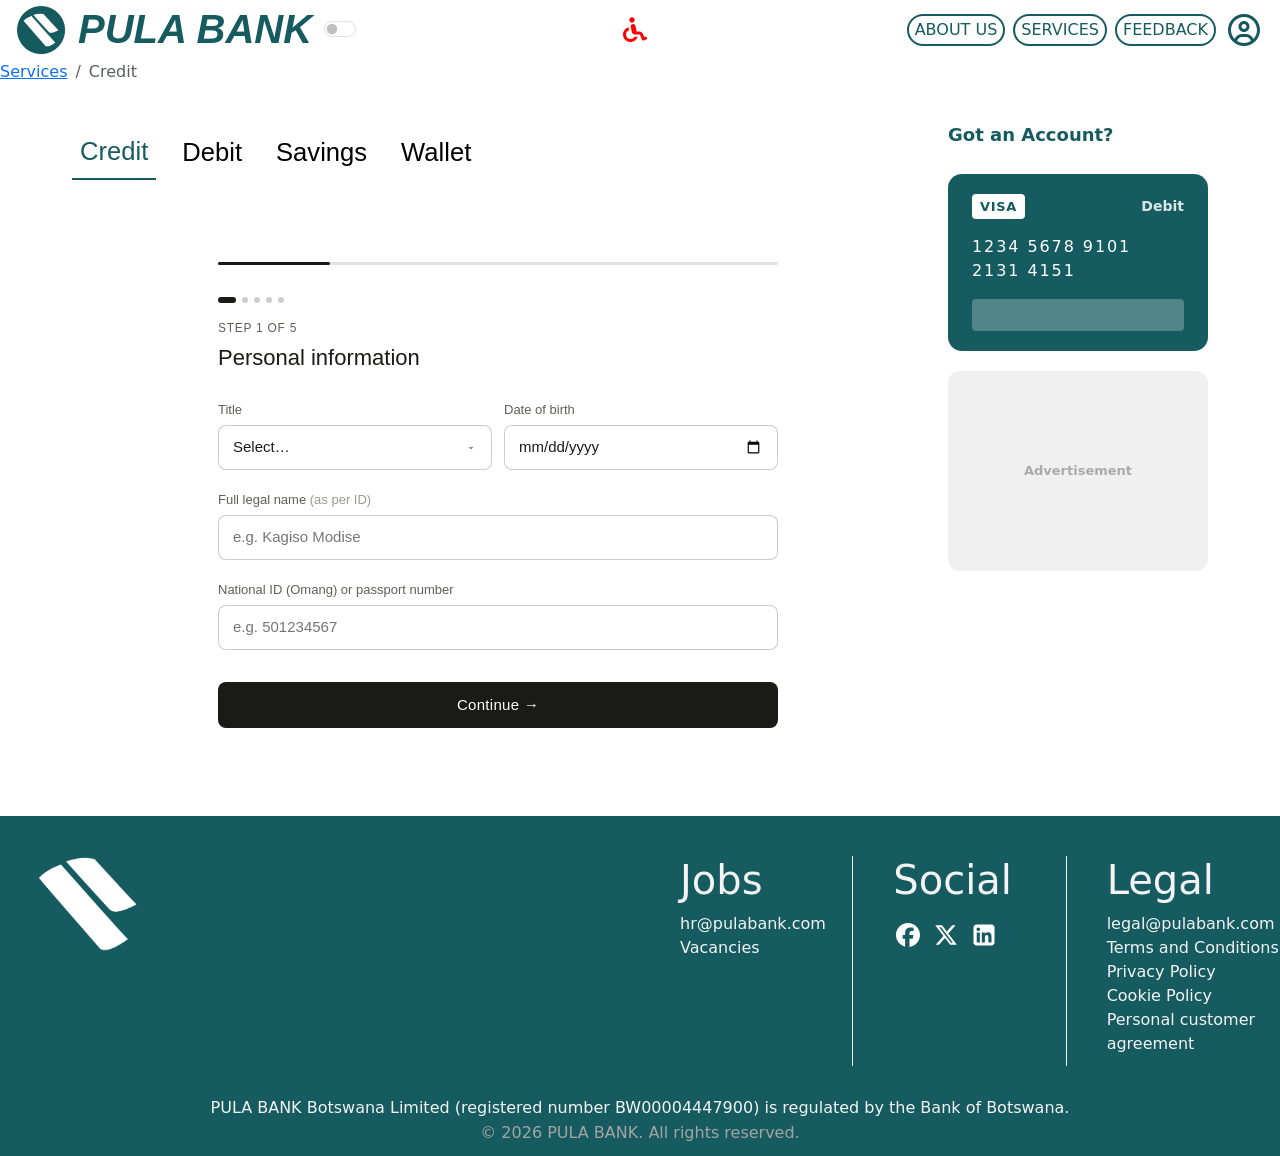
<file: credit.html>
<!DOCTYPE html>
<html lang="en">

<head>
    <meta charset="UTF-8">
    <meta name="viewport" content="width=device-width, initial-scale=1.0">
    <title>Credit | Services</title>
    <link rel="icon" href="images/logow.png" type="image/png">

    <link rel="stylesheet" href="styles/style.css">

    <link href="https://cdn.jsdelivr.net/npm/bootstrap@5.3.8/dist/css/bootstrap.min.css" rel="stylesheet">
    <script src="scripts/formAuth.js" defer></script>
    <script src="scripts/script.js" defer></script>
</head>

<body>
    <header>
        <div class="logo-nav">
            <a href="index.html"><img class="img-logo" src="images/logo.png" alt="PULA BANK Logo"></a>
            <a href="index.html">
                <h1>PULA BANK</h1>
            </a>
            <div class="form-check form-switch">
                <input class="form-check-input" type="checkbox" id="mySwitch" name="darkmode" value="yes">
            </div>
        </div>

        <div class="accessibility">
            <img src="images/wheelchair-solid-full.svg" alt="Accessibility Icon" class="accessibility-icon"
                role="button" id="accessibilityPopover" title="Accessibility Options">
        </div>

        <nav class="navHeader" id="mainNav">
            <ul>
                <li><a href="about.html"><button type="button" class="btn rounded-5 border-2">ABOUT US</button></a></li>
                <li><a href="services.html"><button type="button" class="btn rounded-5 border-2">SERVICES</button></a>
                </li>
                <li><a href="feedback.html"><button type="button" class="btn rounded-5 border-2">FEEDBACK</button></a>
                </li>
                <li><a href="account.html"><img class="img-user" src="images/user-icon-inactive.svg"
                            alt="user icon"></a></li>
            </ul>
        </nav>


        <button class="hamburger" id="hamburger" onclick="toggleNav()" aria-label="Toggle navigation">
            <span></span>
            <span></span>
            <span></span>
        </button>
    </header>

    <div class="d-none" id="AccessibilityOptionsContent">
        <div class="d-grid gap-2">
            <p type="button"><span><img src="images/eye-low-vision-solid-full.svg" class="img-logo"
                        alt="High Contrast Icon"></span> High Contrast</p>
            <p type="button"><span><img src="images/ear-deaf-solid-full.svg" class="img-logo"
                        alt="Text-to-Speech Icon"></span> Text-to-Speech</p>
        </div>
    </div>

    <ul class="breadcrumb">
        <li class="breadcrumb-item"><a href="services.html">Services</a></li>
        <li class="breadcrumb-item active">Credit</li>
    </ul>


    <div class="cdsw-layout">
        <main>
            <section class="SecondaryNav">
                <nav>
                    <ul>
                        <li><a href="Credit.html"><button type="button" class="btnss active">Credit</button></a></li>
                        <li><a href="debit.html"><button type="button" class="btnss">Debit</button></a></li>
                        <li><a href="savings.html"><button type="button" class="btnss">Savings</button></a></li>
                        <li><a href="wallet.html"><button type="button" class="btnss">Wallet</button></a></li>
                    </ul>
                </nav>
            </section>

            <div class="bank-application">
                <div class="ba-wrap">
                    <form action="#" method="post" id="bankForm" enctype="multipart/form-data"
                        onsubmit="return baSubmit()">

                        <!-- Progress -->
                        <div class="ba-progress-track">
                            <div class="ba-progress-fill" id="ba-pbar" style="width: 20%"></div>
                        </div>
                        <div class="ba-dots" id="ba-dots"></div>

                        <!-- Step 1: Personal Information -->
                        <div class="ba-step active" id="ba-step-1">
                            <div class="ba-step-label">Step 1 of 5</div>
                            <div class="ba-step-title">Personal information</div>

                            <div class="ba-field-row">
                                <div class="ba-field">
                                    <label for="title">Title</label>
                                    <select id="title" name="title" required>
                                        <option value="">Select…</option>
                                        <option value="mr">Mr.</option>
                                        <option value="ms">Ms.</option>
                                        <option value="mrs">Mrs.</option>
                                        <option value="dr">Dr.</option>
                                    </select>
                                </div>
                                <div class="ba-field">
                                    <label for="dob">Date of birth</label>
                                    <input type="date" id="dob" name="dob" required>
                                </div>
                            </div>
                            <div class="ba-field">
                                <label for="full_name">Full legal name <span>(as per ID)</span></label>
                                <input type="text" id="full_name" name="full_name" placeholder="e.g. Kagiso Modise"
                                    required>
                            </div>
                            <div class="ba-field">
                                <label for="id_number">National ID (Omang) or passport number</label>
                                <input type="text" id="id_number" name="id_number" placeholder="e.g. 501234567"
                                    required>
                            </div>
                            <div class="ba-btn-row">
                                <button type="button" class="ba-btn-next" onclick="baGoTo(2)">Continue →</button>
                            </div>
                        </div>

                        <!-- Step 2: Contact Details -->
                        <div class="ba-step" id="ba-step-2">
                            <div class="ba-step-label">Step 2 of 5</div>
                            <div class="ba-step-title">Contact details</div>

                            <div class="ba-field">
                                <label for="phone">Mobile phone number</label>
                                <input type="tel" id="phone" name="phone" placeholder="+267 7X XXX XXX" required>
                            </div>
                            <div class="ba-field">
                                <label for="email">Email address</label>
                                <input type="email" id="email" name="email" placeholder="you@example.com" required>
                            </div>
                            <div class="ba-field">
                                <label for="address">Physical residential address</label>
                                <input type="text" id="address" name="address"
                                    placeholder="House no., street, ward, town" required>
                            </div>
                            <div class="ba-btn-row">
                                <button type="button" class="ba-btn-back" onclick="baGoTo(1)">←</button>
                                <button type="button" class="ba-btn-next" onclick="baGoTo(3)">Continue →</button>
                            </div>
                        </div>

                        <!-- Step 3: Employment & Financials -->
                        <div class="ba-step" id="ba-step-3">
                            <div class="ba-step-label">Step 3 of 5</div>
                            <div class="ba-step-title">Employment & financials</div>

                            <div class="ba-field">
                                <label for="employment_status">Employment status</label>
                                <select id="employment_status" name="employment_status">
                                    <option value="employed">Employed</option>
                                    <option value="self_employed">Self-Employed</option>
                                    <option value="unemployed">Unemployed</option>
                                    <option value="student">Student</option>
                                </select>
                            </div>
                            <div class="ba-field">
                                <label for="income">Gross monthly income (BWP)</label>
                                <input type="number" id="income" name="income" placeholder="0.00">
                            </div>
                            <div class="ba-field">
                                <label for="source_funds">Primary source of funds</label>
                                <select id="source_funds" name="source_funds">
                                    <option value="salary">Salary</option>
                                    <option value="business">Business Profits</option>
                                    <option value="investment">Investments</option>
                                    <option value="other">Other</option>
                                </select>
                            </div>
                            <div class="ba-btn-row">
                                <button type="button" class="ba-btn-back" onclick="baGoTo(2)">←</button>
                                <button type="button" class="ba-btn-next" onclick="baGoTo(4)">Continue →</button>
                            </div>
                        </div>

                        <!-- Step 4: Account Preferences -->
                        <div class="ba-step" id="ba-step-4">
                            <div class="ba-step-label">Step 4 of 5</div>
                            <div class="ba-step-title">Account preferences</div>

                            <div class="ba-field">
                                <label>Desired account type</label>
                                <div class="ba-acc-options">
                                    <div class="ba-acc-opt selected" onclick="baSelectAcc(this)">
                                        <input type="radio" name="account_type" value="savings" checked>
                                        <div class="ba-opt-name">Savings</div>
                                        <div class="ba-opt-desc">Earn interest</div>
                                    </div>
                                    <div class="ba-acc-opt" onclick="baSelectAcc(this)">
                                        <input type="radio" name="account_type" value="current">
                                        <div class="ba-opt-name">Current</div>
                                        <div class="ba-opt-desc">Day-to-day use</div>
                                    </div>
                                    <div class="ba-acc-opt" onclick="baSelectAcc(this)">
                                        <input type="radio" name="account_type" value="fixed">
                                        <div class="ba-opt-name">Fixed deposit</div>
                                        <div class="ba-opt-desc">Grow savings</div>
                                    </div>
                                </div>
                            </div>

                            <label class="ba-check-row">
                                <input type="checkbox" id="debit_card" name="debit_card">
                                <div>
                                    <div class="ba-cl-title">Request a physical debit card</div>
                                    <div class="ba-cl-hint">Delivered to your registered address</div>
                                </div>
                            </label>

                            <div class="ba-btn-row">
                                <button type="button" class="ba-btn-back" onclick="baGoTo(3)">←</button>
                                <button type="button" class="ba-btn-next" onclick="baGoTo(5)">Continue →</button>
                            </div>
                        </div>

                        <!-- Step 5: KYC Documents -->
                        <div class="ba-step" id="ba-step-5">
                            <div class="ba-step-label">Step 5 of 5</div>
                            <div class="ba-step-title">KYC documents</div>

                            <div class="ba-field">
                                <label>Identity document <span>(Omang or passport)</span></label>
                                <div class="ba-upload" id="ba-ub-id">
                                    <input type="file" id="upload_id" name="upload_id" accept="image/*,application/pdf"
                                        onchange="baMarkUpload('ba-ub-id', this)" required>
                                    <div class="ba-ub-label">Click to upload</div>
                                    <div class="ba-ub-hint">JPG, PNG or PDF · max 5 MB</div>
                                </div>
                            </div>
                            <div class="ba-field">
                                <label>Proof of residence <span>(utility bill or affidavit)</span></label>
                                <div class="ba-upload" id="ba-ub-res">
                                    <input type="file" id="upload_residence" name="upload_residence"
                                        accept="image/*,application/pdf" onchange="baMarkUpload('ba-ub-res', this)"
                                        required>
                                    <div class="ba-ub-label">Click to upload</div>
                                    <div class="ba-ub-hint">JPG, PNG or PDF · max 5 MB</div>
                                </div>
                            </div>
                            <div class="ba-btn-row">
                                <button type="button" class="ba-btn-back" onclick="baGoTo(4)">←</button>
                                <button type="button" class="ba-btn-next" onclick="baSubmit()">Submit
                                    application</button>
                            </div>
                        </div>

                        <!-- Success state -->
                        <div class="ba-success" id="ba-success">
                            <div class="ba-success-icon">✓</div>
                            <div class="ba-success-title">Application submitted</div>
                            <div class="ba-success-msg">Thank you — your application is under review. You'll receive
                                confirmation via email and SMS within 2–3 business days.</div>
                            <div class="ba-ref-badge" id="ba-ref"></div>
                        </div>

                    </form>
                </div>
            </div>
        </main>

        <aside class="cdsw-aside">
            <h2>Got an Account?</h2>
            <div class="dash-card" id="dashCard">
                        <div class="dash-card-top">
                            <span class="dash-card-scheme">VISA</span>
                            <span class="dash-card-type" id="dashCardType">Debit</span>
                        </div>
                        <div class="dash-card-number">1234 5678 9101 2131 4151</div>
                        <div class="dash-card-strip"></div>
                    </div>

            <div class="advertisement">
                <h3>Advertisement</h3>
            </div>
        </aside>
    </div>



    <footer>
        <a href="index.html"><img src="images/logow.png" alt="PULA BANK Logo" class="fot-img-logo"></a>
        <section class="footer" id="f1">
            <h1>Jobs</h1>
            <a href="mailto:hr@pulabank.com">hr@pulabank.com</a>
            <a href="https://www.pulabank.com/careers" target="_blank">Vacancies</a>
        </section>

        <section class="footer" id="f2">
            <h1>Social</h1>
            <div class="social-icons">
                <a href="https://www.facebook.com/pulabank" target="_blank"><img style="width: 30px; height: 30px;"
                        src="images/facebook-brands-solid-full.svg" alt="Facebook"></a>
                <a href="https://www.twitter.com/pulabank" target="_blank"><img style="width: 30px; height: 30px;"
                        src="images/x-twitter-brands-solid-full.svg" alt="Twitter"></a>
                <a href="https://www.linkedin.com/company/pulabank" target="_blank"><img
                        style="width: 30px; height: 30px;" src="images/square-linkedin-brands-solid-full.svg"
                        alt="LinkedIn"></a>
            </div>
        </section>

        <section class="footer" id="f3">
            <h1>Legal</h1>
            <a href="mailto:legal@pulabank.com">legal@pulabank.com</a>
            <a href="legal.html#leg-terms">Terms and Conditions</a>
            <a href="legal.html#leg-policy">Privacy Policy</a>
            <a href="legal.html#leg-cookie">Cookie Policy</a>
            <a href="legal.html#leg-customer">Personal customer agreement</a>
        </section>

        <section class="footer" id="f4">
            <p>PULA BANK Botswana Limited (registered number BW00004447900) is regulated by the Bank of Botswana.</p>
            <p class="greytext">&copy; 2026 PULA BANK. All rights reserved.</p>
        </section>

    </footer>


    <script src="https://cdn.jsdelivr.net/npm/bootstrap@5.3.8/dist/js/bootstrap.bundle.min.js"></script>

    <!-- POPOVER SCRIPTS for the accessibility button -->
    <script>
        var popoverTriggerList = [].slice.call(document.querySelectorAll('[data-bs-toggle="popover"]'))
        var popoverList = popoverTriggerList.map(function (popoverTriggerEl) {
            return new bootstrap.Popover(popoverTriggerEl)
        })
    </script>
    <script>
        document.addEventListener("DOMContentLoaded", function () {
            const popoverTrigger = document.getElementById('accessibilityPopover');
            const popoverContent = document.getElementById('AccessibilityOptionsContent');

            new bootstrap.Popover(popoverTrigger, {
                html: true,
                sanitize: false, // Allows custom buttons and actions inside the popover
                content: popoverContent.innerHTML,
                placement: 'bottom' // Adjust placement (top, bottom, left, right) as needed
            });
        });
    </script>
    <script>
        document.addEventListener("DOMContentLoaded", function () {
            const mySwitch = document.getElementById('mySwitch');

            // Function to apply the theme
            function updateTheme() {
                if (mySwitch.checked) {
                    document.documentElement.setAttribute('data-bs-theme', 'dark');
                } else {
                    document.documentElement.setAttribute('data-bs-theme', 'light');
                }
            }

            // Run on initial load to match the default checked state
            updateTheme();

            // Listen for changes on the switch
            mySwitch.addEventListener('change', updateTheme);
        });
    </script>
    <script>
        var baCurrent = 1, baTotal = 5;
        var dotsEl = document.getElementById('ba-dots');
        for (var d = 0; d < baTotal; d++) {
            var dot = document.createElement('div');
            dot.className = 'ba-dot' + (d === 0 ? ' active' : '');
            dot.id = 'ba-dot-' + (d + 1);
            dotsEl.appendChild(dot);
        }
        function baGoTo(n) {
            document.getElementById('ba-step-' + baCurrent).classList.remove('active');
            document.getElementById('ba-dot-' + baCurrent).classList.remove('active');
            document.getElementById('ba-dot-' + baCurrent).classList.add('done');
            if (n <= baCurrent) document.getElementById('ba-dot-' + n).classList.remove('done');
            baCurrent = n;
            document.getElementById('ba-step-' + n).classList.add('active');
            document.getElementById('ba-dot-' + n).classList.remove('done');
            document.getElementById('ba-dot-' + n).classList.add('active');
            document.getElementById('ba-pbar').style.width = (n / baTotal * 100) + '%';
            window.scrollTo({ top: 0, behavior: 'smooth' });
        }
        function baSelectAcc(el) {
            document.querySelectorAll('.ba-acc-opt').forEach(function (o) {
                o.classList.remove('selected');
                o.querySelector('input').checked = false;
            });
            el.classList.add('selected');
            el.querySelector('input').checked = true;
        }
        function baMarkUpload(id, input) {
            var box = document.getElementById(id);
            if (input.files && input.files[0]) {
                box.classList.add('has-file');
                box.querySelector('.ba-ub-label').textContent = input.files[0].name;
                box.querySelector('.ba-ub-hint').textContent = 'Uploaded successfully';
            }
        }
        function baSubmit() {
            for (var i = 1; i <= baTotal; i++) {
                document.getElementById('ba-step-' + i).classList.remove('active');
                var dot = document.getElementById('ba-dot-' + i);
                dot.classList.remove('active');
                dot.classList.add('done');
            }
            document.getElementById('ba-pbar').style.width = '100%';
            document.getElementById('ba-success').classList.add('active');
            document.getElementById('ba-ref').textContent = 'Ref: BW-' + Math.random().toString(36).substring(2, 9).toUpperCase();
        }
    </script>
</body>

</html>
</file>
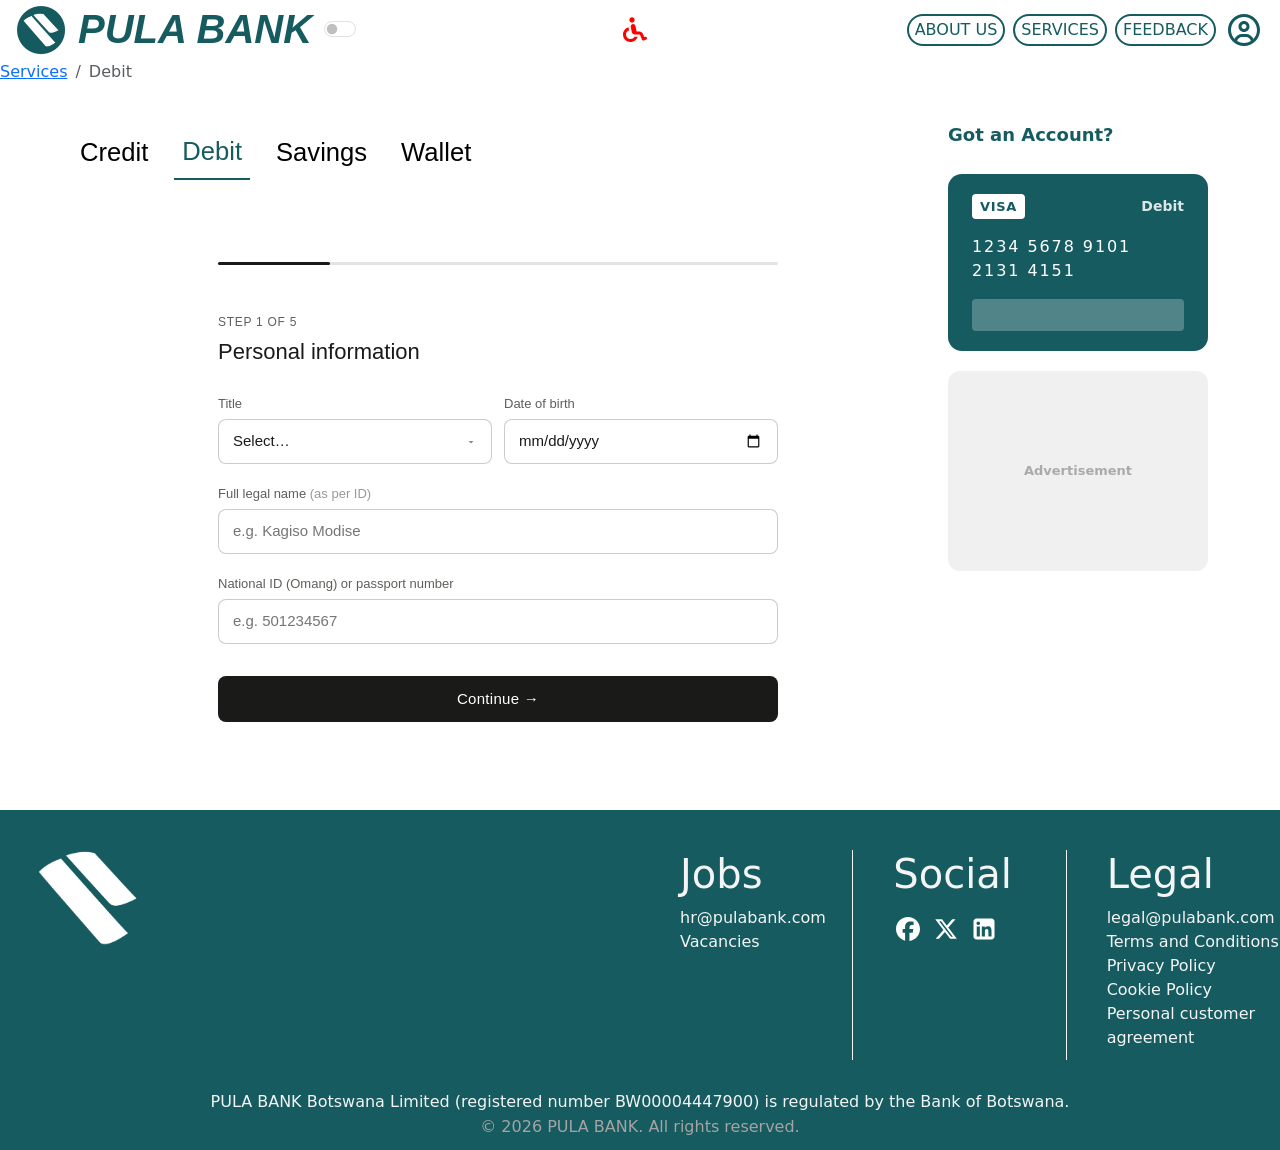
<file: debit.html>
<!DOCTYPE html>
<html lang="en">

<head>
    <meta charset="UTF-8">
    <meta name="viewport" content="width=device-width, initial-scale=1.0">
    <title>Debit | Services</title>
    <link rel="icon" href="images/logow.png" type="image/png">

    <link rel="stylesheet" href="styles/style.css">

    <link href="https://cdn.jsdelivr.net/npm/bootstrap@5.3.8/dist/css/bootstrap.min.css" rel="stylesheet">
    <script src="scripts/formAuth.js" defer></script>
    <script src="scripts/script.js" defer></script>
</head>

<body>
    <header>
        <div class="logo-nav">
            <a href="index.html"><img class="img-logo" src="images/logo.png" alt="PULA BANK Logo"></a>
            <a href="index.html">
                <h1>PULA BANK</h1>
            </a>
            <div class="form-check form-switch">
                <input class="form-check-input" type="checkbox" id="mySwitch" name="darkmode" value="yes">
            </div>
        </div>

        <div class="accessibility">
            <img src="images/wheelchair-solid-full.svg" alt="Accessibility Icon" class="accessibility-icon"
                role="button" id="accessibilityPopover" title="Accessibility Options">
        </div>

        <nav class="navHeader" id="mainNav">
            <ul>
                <li><a href="about.html"><button type="button" class="btn rounded-5 border-2">ABOUT US</button></a></li>
                <li><a href="services.html"><button type="button" class="btn rounded-5 border-2">SERVICES</button></a>
                </li>
                <li><a href="feedback.html"><button type="button" class="btn rounded-5 border-2">FEEDBACK</button></a>
                </li>
                <li><a href="account.html"><img class="img-user" src="images/user-icon-inactive.svg"
                            alt="user icon"></a></li>
            </ul>
        </nav>


        <button class="hamburger" id="hamburger" onclick="toggleNav()" aria-label="Toggle navigation">
            <span></span>
            <span></span>
            <span></span>
        </button>
    </header>

    <div class="d-none" id="AccessibilityOptionsContent">
        <div class="d-grid gap-2">
            <p type="button"><span><img src="images/eye-low-vision-solid-full.svg" class="img-logo"
                        alt="High Contrast Icon"></span> High Contrast</p>
            <p type="button"><span><img src="images/ear-deaf-solid-full.svg" class="img-logo"
                        alt="Text-to-Speech Icon"></span> Text-to-Speech</p>
        </div>
    </div>

    <ul class="breadcrumb">
        <li class="breadcrumb-item"><a href="services.html">Services</a></li>
        <li class="breadcrumb-item active">Debit</li>
    </ul>

    <div class="cdsw-layout">
        <main>
            <section class="SecondaryNav">
                <nav>
                    <ul>
                        <li><a href="Credit.html"><button type="button" class="btnss">Credit</button></a></li>
                        <li><a href="debit.html"><button type="button" class="btnss active">Debit</button></a></li>
                        <li><a href="savings.html"><button type="button" class="btnss">Savings</button></a></li>
                        <li><a href="wallet.html"><button type="button" class="btnss">Wallet</button></a></li>
                    </ul>
                </nav>
            </section>

            <div class="bank-application">
                <div class="ba-wrap">
                    <form action="#" method="post" id="bankForm" enctype="multipart/form-data"
                        onsubmit="return baSubmit()">

                        <!-- Progress -->
                        <div class="ba-progress-track">
                            <div class="ba-progress-fill" id="ba-pbar" style="width: 20%"></div>
                        </div>
                        <div class="ba-dots" id="ba-dots"></div>

                        <!-- Step 1: Personal Information -->
                        <div class="ba-step active" id="ba-step-1">
                            <div class="ba-step-label">Step 1 of 5</div>
                            <div class="ba-step-title">Personal information</div>

                            <div class="ba-field-row">
                                <div class="ba-field">
                                    <label for="title">Title</label>
                                    <select id="title" name="title" required>
                                        <option value="">Select…</option>
                                        <option value="mr">Mr.</option>
                                        <option value="ms">Ms.</option>
                                        <option value="mrs">Mrs.</option>
                                        <option value="dr">Dr.</option>
                                    </select>
                                </div>
                                <div class="ba-field">
                                    <label for="dob">Date of birth</label>
                                    <input type="date" id="dob" name="dob" required>
                                </div>
                            </div>
                            <div class="ba-field">
                                <label for="full_name">Full legal name <span>(as per ID)</span></label>
                                <input type="text" id="full_name" name="full_name" placeholder="e.g. Kagiso Modise"
                                    required>
                            </div>
                            <div class="ba-field">
                                <label for="id_number">National ID (Omang) or passport number</label>
                                <input type="text" id="id_number" name="id_number" placeholder="e.g. 501234567"
                                    required>
                            </div>
                            <div class="ba-btn-row">
                                <button type="button" class="ba-btn-next" onclick="baGoTo(2)">Continue →</button>
                            </div>
                        </div>

                        <!-- Step 2: Contact Details -->
                        <div class="ba-step" id="ba-step-2">
                            <div class="ba-step-label">Step 2 of 5</div>
                            <div class="ba-step-title">Contact details</div>

                            <div class="ba-field">
                                <label for="phone">Mobile phone number</label>
                                <input type="tel" id="phone" name="phone" placeholder="+267 7X XXX XXX" required>
                            </div>
                            <div class="ba-field">
                                <label for="email">Email address</label>
                                <input type="email" id="email" name="email" placeholder="you@example.com" required>
                            </div>
                            <div class="ba-field">
                                <label for="address">Physical residential address</label>
                                <input type="text" id="address" name="address"
                                    placeholder="House no., street, ward, town" required>
                            </div>
                            <div class="ba-btn-row">
                                <button type="button" class="ba-btn-back" onclick="baGoTo(1)">←</button>
                                <button type="button" class="ba-btn-next" onclick="baGoTo(3)">Continue →</button>
                            </div>
                        </div>

                        <!-- Step 3: Employment & Financials -->
                        <div class="ba-step" id="ba-step-3">
                            <div class="ba-step-label">Step 3 of 5</div>
                            <div class="ba-step-title">Employment & financials</div>

                            <div class="ba-field">
                                <label for="employment_status">Employment status</label>
                                <select id="employment_status" name="employment_status">
                                    <option value="employed">Employed</option>
                                    <option value="self_employed">Self-Employed</option>
                                    <option value="unemployed">Unemployed</option>
                                    <option value="student">Student</option>
                                </select>
                            </div>
                            <div class="ba-field">
                                <label for="income">Gross monthly income (BWP)</label>
                                <input type="number" id="income" name="income" placeholder="0.00">
                            </div>
                            <div class="ba-field">
                                <label for="source_funds">Primary source of funds</label>
                                <select id="source_funds" name="source_funds">
                                    <option value="salary">Salary</option>
                                    <option value="business">Business Profits</option>
                                    <option value="investment">Investments</option>
                                    <option value="other">Other</option>
                                </select>
                            </div>
                            <div class="ba-btn-row">
                                <button type="button" class="ba-btn-back" onclick="baGoTo(2)">←</button>
                                <button type="button" class="ba-btn-next" onclick="baGoTo(4)">Continue →</button>
                            </div>
                        </div>

                        <!-- Step 4: Account Preferences -->
                        <div class="ba-step" id="ba-step-4">
                            <div class="ba-step-label">Step 4 of 5</div>
                            <div class="ba-step-title">Account preferences</div>

                            <div class="ba-field">
                                <label>Desired account type</label>
                                <div class="ba-acc-options">
                                    <div class="ba-acc-opt selected" onclick="baSelectAcc(this)">
                                        <input type="radio" name="account_type" value="savings" checked>
                                        <div class="ba-opt-name">Savings</div>
                                        <div class="ba-opt-desc">Earn interest</div>
                                    </div>
                                    <div class="ba-acc-opt" onclick="baSelectAcc(this)">
                                        <input type="radio" name="account_type" value="current">
                                        <div class="ba-opt-name">Current</div>
                                        <div class="ba-opt-desc">Day-to-day use</div>
                                    </div>
                                    <div class="ba-acc-opt" onclick="baSelectAcc(this)">
                                        <input type="radio" name="account_type" value="fixed">
                                        <div class="ba-opt-name">Fixed deposit</div>
                                        <div class="ba-opt-desc">Grow savings</div>
                                    </div>
                                </div>
                            </div>

                            <label class="ba-check-row">
                                <input type="checkbox" id="debit_card" name="debit_card">
                                <div>
                                    <div class="ba-cl-title">Request a physical debit card</div>
                                    <div class="ba-cl-hint">Delivered to your registered address</div>
                                </div>
                            </label>

                            <div class="ba-btn-row">
                                <button type="button" class="ba-btn-back" onclick="baGoTo(3)">←</button>
                                <button type="button" class="ba-btn-next" onclick="baGoTo(5)">Continue →</button>
                            </div>
                        </div>

                        <!-- Step 5: KYC Documents -->
                        <div class="ba-step" id="ba-step-5">
                            <div class="ba-step-label">Step 5 of 5</div>
                            <div class="ba-step-title">KYC documents</div>

                            <div class="ba-field">
                                <label>Identity document <span>(Omang or passport)</span></label>
                                <div class="ba-upload" id="ba-ub-id">
                                    <input type="file" id="upload_id" name="upload_id" accept="image/*,application/pdf"
                                        onchange="baMarkUpload('ba-ub-id', this)" required>
                                    <div class="ba-ub-label">Click to upload</div>
                                    <div class="ba-ub-hint">JPG, PNG or PDF · max 5 MB</div>
                                </div>
                            </div>
                            <div class="ba-field">
                                <label>Proof of residence <span>(utility bill or affidavit)</span></label>
                                <div class="ba-upload" id="ba-ub-res">
                                    <input type="file" id="upload_residence" name="upload_residence"
                                        accept="image/*,application/pdf" onchange="baMarkUpload('ba-ub-res', this)"
                                        required>
                                    <div class="ba-ub-label">Click to upload</div>
                                    <div class="ba-ub-hint">JPG, PNG or PDF · max 5 MB</div>
                                </div>
                            </div>
                            <div class="ba-btn-row">
                                <button type="button" class="ba-btn-back" onclick="baGoTo(4)">←</button>
                                <button type="button" class="ba-btn-next" onclick="baSubmit()">Submit
                                    application</button>
                            </div>
                        </div>

                        <!-- Success state -->
                        <div class="ba-success" id="ba-success">
                            <div class="ba-success-icon">✓</div>
                            <div class="ba-success-title">Application submitted</div>
                            <div class="ba-success-msg">Thank you — your application is under review. You'll receive
                                confirmation via email and SMS within 2–3 business days.</div>
                            <div class="ba-ref-badge" id="ba-ref"></div>
                        </div>

                    </form>
                </div>
            </div>
        </main>

        <aside class="cdsw-aside">
            <h2>Got an Account?</h2>
            <div class="dash-card" id="dashCard">
                <div class="dash-card-top">
                    <span class="dash-card-scheme">VISA</span>
                    <span class="dash-card-type" id="dashCardType">Debit</span>
                </div>
                <div class="dash-card-number">1234 5678 9101 2131 4151</div>
                <div class="dash-card-strip"></div>
            </div>

            <div class="advertisement">
                <h3>Advertisement</h3>
            </div>
        </aside>
    </div>


    <footer>
        <a href="index.html"><img src="images/logow.png" alt="PULA BANK Logo" class="fot-img-logo"></a>
        <section class="footer" id="f1">
            <h1>Jobs</h1>
            <a href="mailto:hr@pulabank.com">hr@pulabank.com</a>
            <a href="https://www.pulabank.com/careers" target="_blank">Vacancies</a>
        </section>

        <section class="footer" id="f2">
            <h1>Social</h1>
            <div class="social-icons">
                <a href="https://www.facebook.com/pulabank" target="_blank"><img style="width: 30px; height: 30px;"
                        src="images/facebook-brands-solid-full.svg" alt="Facebook"></a>
                <a href="https://www.twitter.com/pulabank" target="_blank"><img style="width: 30px; height: 30px;"
                        src="images/x-twitter-brands-solid-full.svg" alt="Twitter"></a>
                <a href="https://www.linkedin.com/company/pulabank" target="_blank"><img
                        style="width: 30px; height: 30px;" src="images/square-linkedin-brands-solid-full.svg"
                        alt="LinkedIn"></a>
            </div>
        </section>

        <section class="footer" id="f3">
            <h1>Legal</h1>
            <a href="mailto:legal@pulabank.com">legal@pulabank.com</a>
            <a href="legal.html#leg-terms">Terms and Conditions</a>
            <a href="legal.html#leg-policy">Privacy Policy</a>
            <a href="legal.html#leg-cookie">Cookie Policy</a>
            <a href="legal.html#leg-customer">Personal customer agreement</a>
        </section>

        <section class="footer" id="f4">
            <p>PULA BANK Botswana Limited (registered number BW00004447900) is regulated by the Bank of Botswana.</p>
            <p class="greytext">&copy; 2026 PULA BANK. All rights reserved.</p>
        </section>

    </footer>


    <script src="https://cdn.jsdelivr.net/npm/bootstrap@5.3.8/dist/js/bootstrap.bundle.min.js"></script>

    <!-- POPOVER SCRIPTS for the accessibility button -->
    <script>
        var popoverTriggerList = [].slice.call(document.querySelectorAll('[data-bs-toggle="popover"]'))
        var popoverList = popoverTriggerList.map(function (popoverTriggerEl) {
            return new bootstrap.Popover(popoverTriggerEl)
        })
    </script>
    <script>
        document.addEventListener("DOMContentLoaded", function () {
            const popoverTrigger = document.getElementById('accessibilityPopover');
            const popoverContent = document.getElementById('AccessibilityOptionsContent');

            new bootstrap.Popover(popoverTrigger, {
                html: true,
                sanitize: false, // Allows custom buttons and actions inside the popover
                content: popoverContent.innerHTML,
                placement: 'bottom' // Adjust placement (top, bottom, left, right) as needed
            });
        });
    </script>
    <script>
        document.addEventListener("DOMContentLoaded", function () {
            const mySwitch = document.getElementById('mySwitch');

            // Function to apply the theme
            function updateTheme() {
                if (mySwitch.checked) {
                    document.documentElement.setAttribute('data-bs-theme', 'dark');
                } else {
                    document.documentElement.setAttribute('data-bs-theme', 'light');
                }
            }

            // Run on initial load to match the default checked state
            updateTheme();

            // Listen for changes on the switch
            mySwitch.addEventListener('change', updateTheme);
        });
    </script>
</body>

</html>
</file>
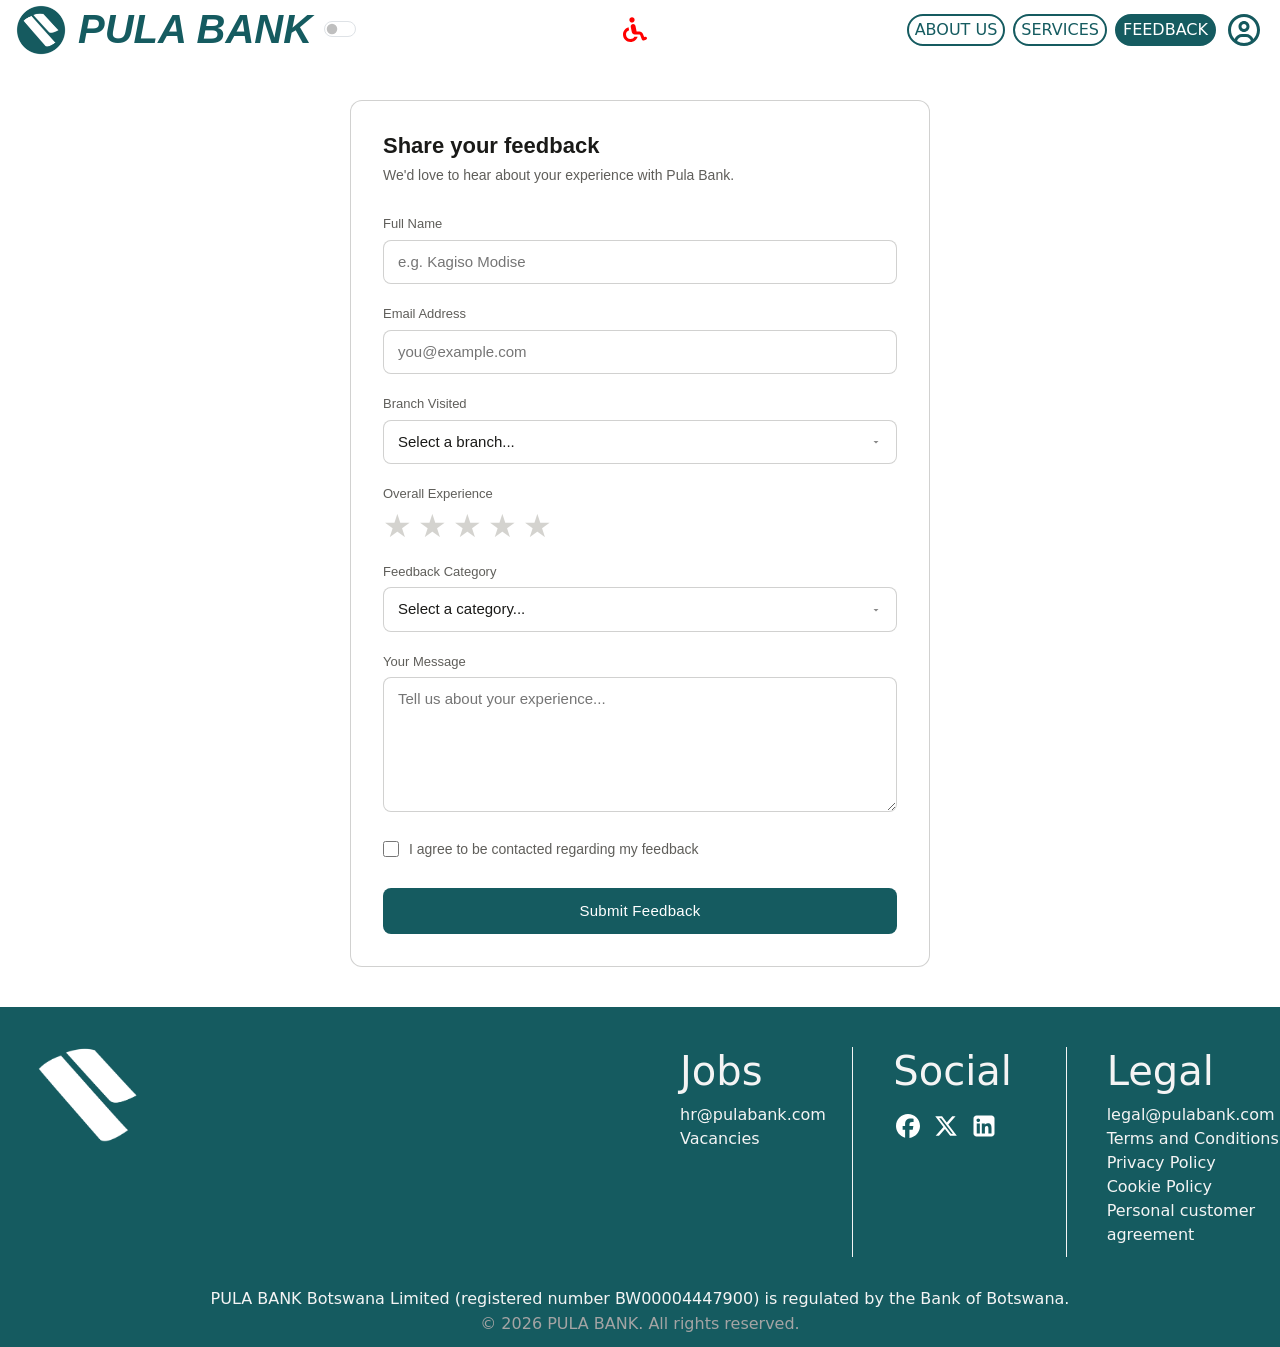
<file: feedback.html>
<!DOCTYPE html>
<html lang="en">

<head>
    <meta charset="UTF-8">
    <meta name="viewport" content="width=device-width, initial-scale=1.0">
    <title>Feedback</title>
    <link rel="icon" href="images/logow.png" type="image/png">

    <link rel="stylesheet" href="styles/style.css">

    <link href="https://cdn.jsdelivr.net/npm/bootstrap@5.3.8/dist/css/bootstrap.min.css" rel="stylesheet">
    <script src="scripts/formAuth.js" defer></script>
    <script src="scripts/script.js" defer></script>
</head>

<body>
    <header>
        <div class="logo-nav">
            <a href="index.html"><img class="img-logo" src="images/logo.png" alt="PULA BANK Logo"></a>
            <a href="index.html">
                <h1>PULA BANK</h1>
            </a>
            <div class="form-check form-switch">
                <input class="form-check-input" type="checkbox" id="mySwitch" name="darkmode" value="yes">
            </div>
        </div>

        <div class="accessibility">
            <img src="images/wheelchair-solid-full.svg" alt="Accessibility Icon" class="accessibility-icon"
                role="button" id="accessibilityPopover" title="Accessibility Options">
        </div>

        <nav class="navHeader" id="mainNav">
            <ul>
                <li><a href="about.html"><button type="button" class="btn rounded-5 border-2">ABOUT US</button></a></li>
                <li><a href="services.html"><button type="button" class="btn rounded-5 border-2">SERVICES</button></a>
                </li>
                <li><a href="feedback.html"><button type="button"
                            class="btn rounded-5 border-2 active21">FEEDBACK</button></a>
                </li>
                <li><a href="account.html"><img class="img-user" src="images/user-icon-inactive.svg"
                            alt="user icon"></a></li>
            </ul>
        </nav>


        <button class="hamburger" id="hamburger" onclick="toggleNav()" aria-label="Toggle navigation">
            <span></span>
            <span></span>
            <span></span>
        </button>
    </header>

    <div class="d-none" id="AccessibilityOptionsContent">
        <div class="d-grid gap-2">
            <p type="button"><span><img src="images/eye-low-vision-solid-full.svg" class="img-logo"
                        alt="High Contrast Icon"></span> High Contrast</p>
            <p type="button"><span><img src="images/ear-deaf-solid-full.svg" class="img-logo"
                        alt="Text-to-Speech Icon"></span> Text-to-Speech</p>
        </div>
    </div>

    <main>
        <div class="fb-wrap">
            <h2 class="fb-title">Share your feedback</h2>
            <p class="fb-subtitle">We'd love to hear about your experience with Pula Bank.</p>

            <form id="feedbackForm">

                <div class="fb-field">
                    <label for="fb-name">Full Name</label>
                    <input type="text" id="fb-name" placeholder="e.g. Kagiso Modise">
                </div>

                <div class="fb-field">
                    <label for="fb-email">Email Address</label>
                    <input type="email" id="fb-email" placeholder="you@example.com">
                </div>

                <div class="fb-field">
                    <label for="fb-branch">Branch Visited</label>
                    <select id="fb-branch">
                        <option value="">Select a branch...</option>
                        <option value="gaborone">Gaborone Main</option>
                        <option value="francistown">Francistown</option>
                        <option value="maun">Maun</option>
                        <option value="palapye">Palapye</option>
                        <option value="serowe">Serowe</option>
                        <option value="online">Online / App</option>
                    </select>
                </div>

                <div class="fb-field">
                    <label>Overall Experience</label>
                    <div class="fb-rating" id="fb-rating">
                        <span class="fb-star" data-val="1">★</span>
                        <span class="fb-star" data-val="2">★</span>
                        <span class="fb-star" data-val="3">★</span>
                        <span class="fb-star" data-val="4">★</span>
                        <span class="fb-star" data-val="5">★</span>
                    </div>
                    <input type="hidden" id="fb-rating-val" value="">
                </div>

                <div class="fb-field">
                    <label for="fb-category">Feedback Category</label>
                    <select id="fb-category">
                        <option value="">Select a category...</option>
                        <option value="service">Customer Service</option>
                        <option value="app">Mobile App / Online Banking</option>
                        <option value="loans">Loans & Credit</option>
                        <option value="accounts">Accounts</option>
                        <option value="complaint">Complaint</option>
                        <option value="suggestion">Suggestion</option>
                    </select>
                </div>

                <div class="fb-field">
                    <label for="fb-message">Your Message</label>
                    <textarea id="fb-message" rows="5" placeholder="Tell us about your experience..."></textarea>
                </div>

                <div class="fb-field fb-checkbox-row">
                    <input type="checkbox" id="fb-contact-consent">
                    <label for="fb-contact-consent">I agree to be contacted regarding my feedback</label>
                </div>

                <button type="button" class="fb-btn" onclick="fbSubmit()">Submit Feedback</button>

            </form>

            <div class="fb-success" id="fb-success">
                <div class="fb-success-icon">✓</div>
                <div class="fb-success-title">Thank you for your feedback!</div>
                <div class="fb-success-msg">Your response has been recorded. We appreciate you taking the time to help
                    us improve.</div>
            </div>
        </div>
    </main>


    <footer>
        <a href="index.html"><img src="images/logow.png" alt="PULA BANK Logo" class="fot-img-logo"></a>
        <section class="footer" id="f1">
            <h1>Jobs</h1>
            <a href="mailto:hr@pulabank.com">hr@pulabank.com</a>
            <a href="https://www.pulabank.com/careers" target="_blank">Vacancies</a>
        </section>

        <section class="footer" id="f2">
            <h1>Social</h1>
            <div class="social-icons">
                <a href="https://www.facebook.com/pulabank" target="_blank"><img style="width: 30px; height: 30px;"
                        src="images/facebook-brands-solid-full.svg" alt="Facebook"></a>
                <a href="https://www.twitter.com/pulabank" target="_blank"><img style="width: 30px; height: 30px;"
                        src="images/x-twitter-brands-solid-full.svg" alt="Twitter"></a>
                <a href="https://www.linkedin.com/company/pulabank" target="_blank"><img
                        style="width: 30px; height: 30px;" src="images/square-linkedin-brands-solid-full.svg"
                        alt="LinkedIn"></a>
            </div>
        </section>

        <section class="footer" id="f3">
            <h1>Legal</h1>
            <a href="mailto:legal@pulabank.com">legal@pulabank.com</a>
            <a href="legal.html#leg-terms">Terms and Conditions</a>
            <a href="legal.html#leg-policy">Privacy Policy</a>
            <a href="legal.html#leg-cookie">Cookie Policy</a>
            <a href="legal.html#leg-customer">Personal customer agreement</a>
        </section>

        <section class="footer" id="f4">
            <p>PULA BANK Botswana Limited (registered number BW00004447900) is regulated by the Bank of Botswana.</p>
            <p class="greytext">&copy; 2026 PULA BANK. All rights reserved.</p>
        </section>

    </footer>


    <script src="https://cdn.jsdelivr.net/npm/bootstrap@5.3.8/dist/js/bootstrap.bundle.min.js"></script>

    <!-- POPOVER SCRIPTS for the accessibility button -->
    <script>
        var popoverTriggerList = [].slice.call(document.querySelectorAll('[data-bs-toggle="popover"]'))
        var popoverList = popoverTriggerList.map(function (popoverTriggerEl) {
            return new bootstrap.Popover(popoverTriggerEl)
        })
    </script>
    <script>
        document.addEventListener("DOMContentLoaded", function () {
            const popoverTrigger = document.getElementById('accessibilityPopover');
            const popoverContent = document.getElementById('AccessibilityOptionsContent');

            new bootstrap.Popover(popoverTrigger, {
                html: true,
                sanitize: false, // Allows custom buttons and actions inside the popover
                content: popoverContent.innerHTML,
                placement: 'bottom' // Adjust placement (top, bottom, left, right) as needed
            });
        });
    </script>
    <script>
        document.addEventListener("DOMContentLoaded", function () {
            const mySwitch = document.getElementById('mySwitch');

            // Function to apply the theme
            function updateTheme() {
                if (mySwitch.checked) {
                    document.documentElement.setAttribute('data-bs-theme', 'dark');
                } else {
                    document.documentElement.setAttribute('data-bs-theme', 'light');
                }
            }

            // Run on initial load to match the default checked state
            updateTheme();

            // Listen for changes on the switch
            mySwitch.addEventListener('change', updateTheme);
        });
    </script>
</body>

</html>
</file>
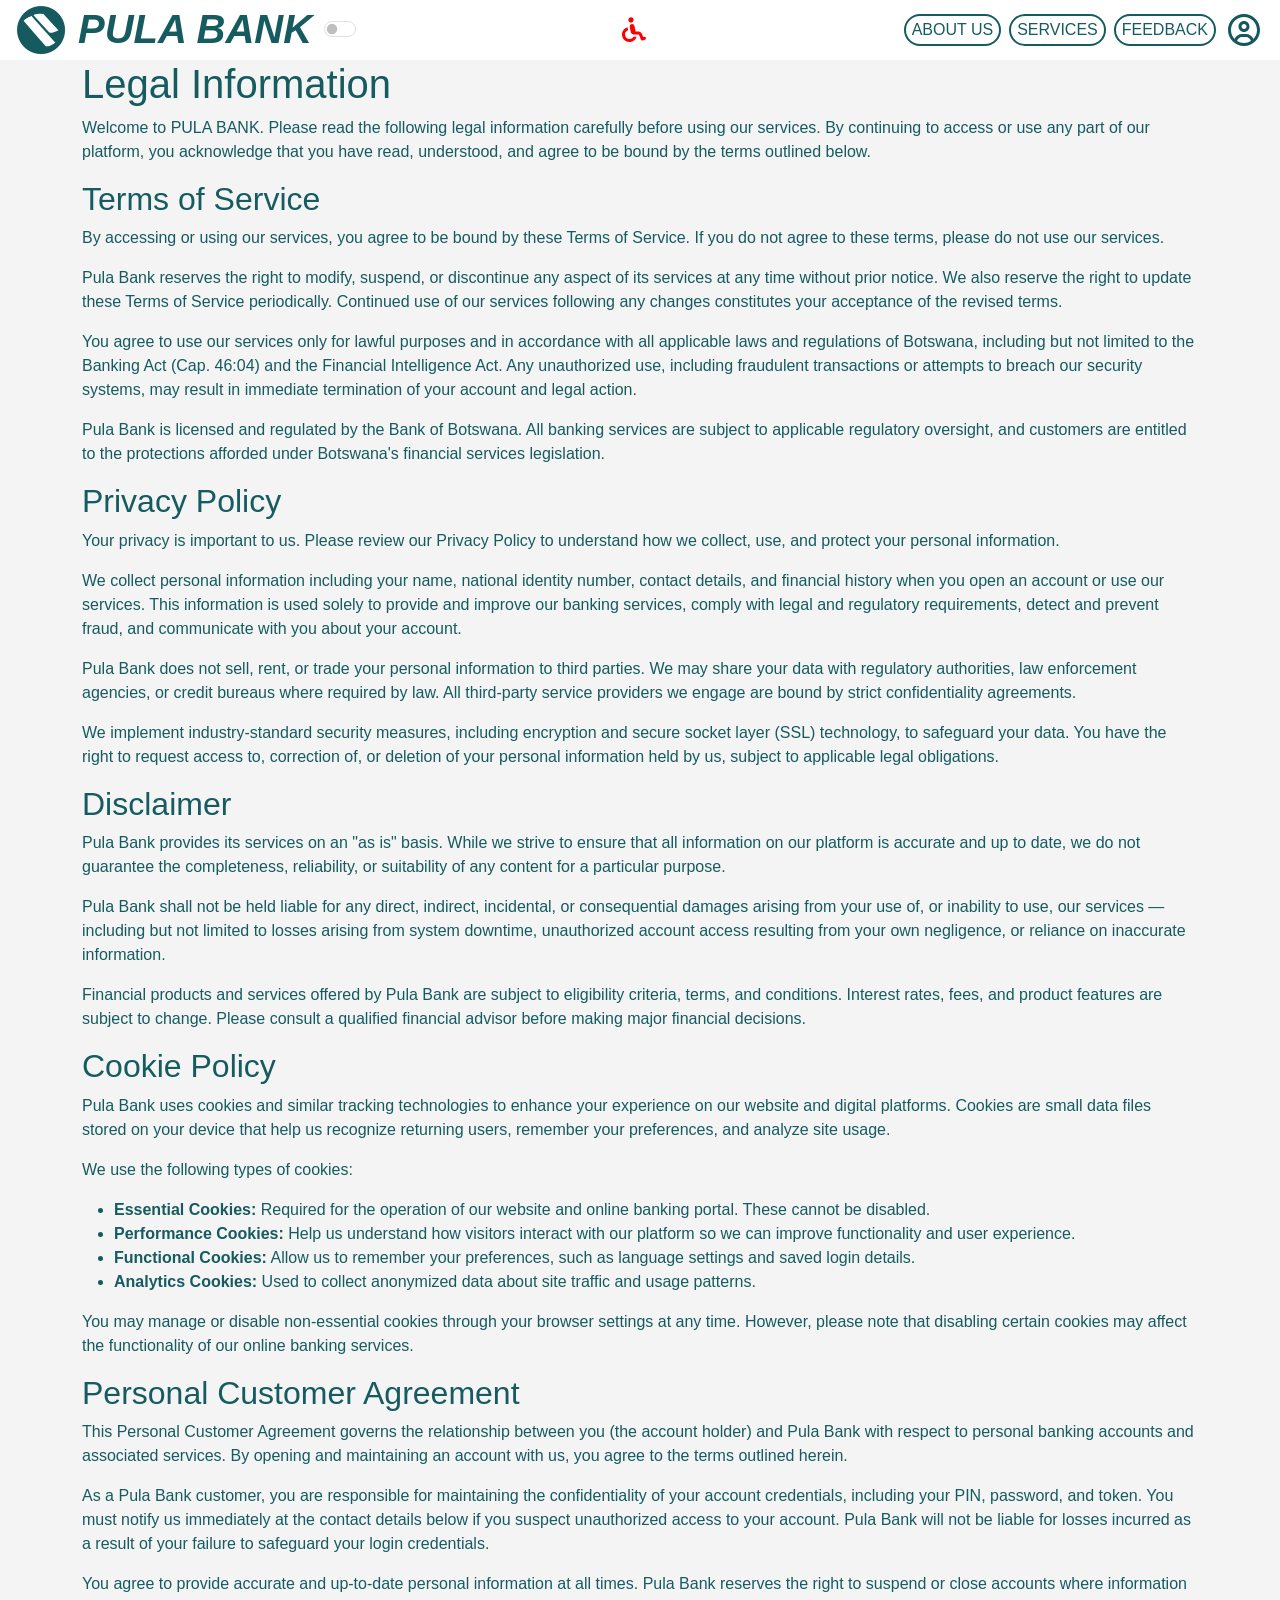
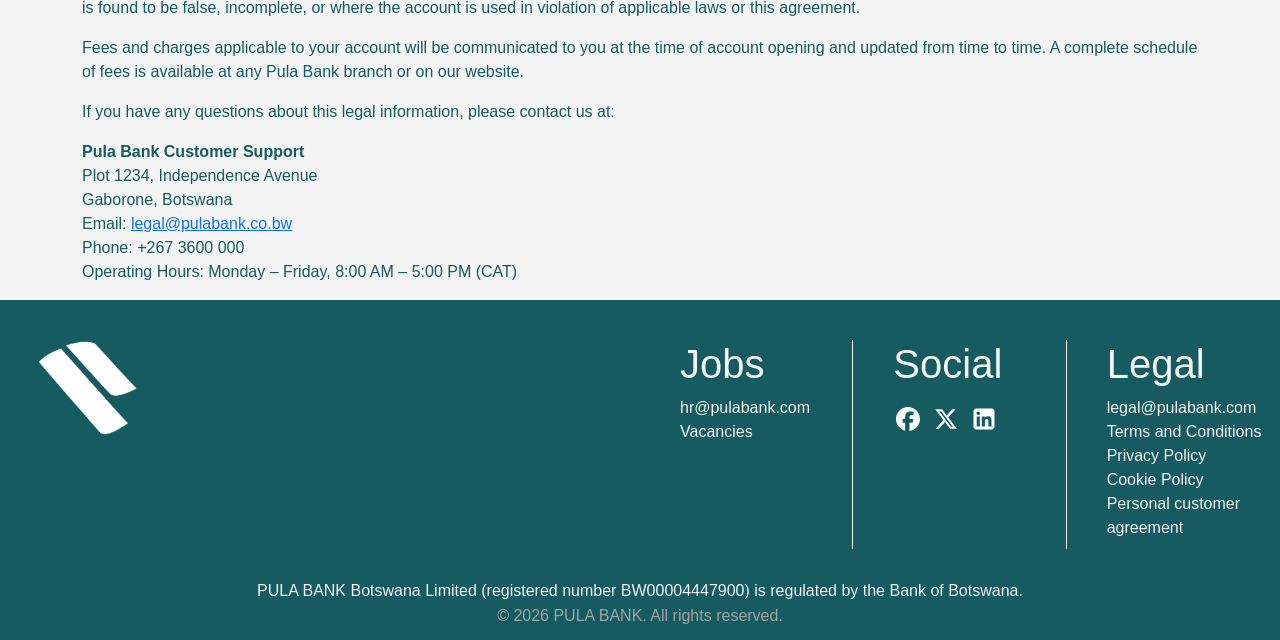
<file: legal.html>
<!DOCTYPE html>
<html lang="en">

<head>
    <meta charset="UTF-8">
    <meta name="viewport" content="width=device-width, initial-scale=1.0">
    <title>Legal Information</title>
    <link rel="icon" href="images/logow.png" type="image/png">

    <link href="https://cdn.jsdelivr.net/npm/bootstrap@5.3.8/dist/css/bootstrap.min.css" rel="stylesheet"
        integrity="sha384-sRIl4kxILFvY47J16cr9ZwB07vP4J8+LH7qKQnuqkuIAvNWLzeN8tE5YBujZqJLB" crossorigin="anonymous">
    <script src="https://cdn.jsdelivr.net/npm/bootstrap@5.3.8/dist/js/bootstrap.bundle.min.js"
        integrity="sha384-ENjdO4Dr2bkBIFxQpeoTz1HIcje39Wm4jDKdf19U8gI4ddQ3GYNS7NTKfAdVQSZe"
        crossorigin="anonymous"></script>

    <link rel="stylesheet" href="styles/style.css">
    <link rel="stylesheet" href="styles/carousel.css">
    <script src="scripts/script.js" defer></script>

</head>

<body>
    <header>
        <div class="logo-nav">
            <a href="index.html"><img class="img-logo" src="images/logo.png" alt="PULA BANK Logo"></a>
            <a href="index.html">
                <h1>PULA BANK</h1>
            </a>
            <div class="form-check form-switch">
                <input class="form-check-input" type="checkbox" id="mySwitch" name="darkmode" value="yes">
            </div>
        </div>

        <div class="accessibility">
            <img src="images/wheelchair-solid-full.svg" alt="Accessibility Icon" class="accessibility-icon"
                role="button" id="accessibilityPopover" title="Accessibility Options">
        </div>

        <nav class="navHeader" id="mainNav">
            <ul>
                <li><a href="about.html"><button type="button" class="btn rounded-5 border-2">ABOUT US</button></a></li>
                <li><a href="services.html"><button type="button" class="btn rounded-5 border-2">SERVICES</button></a>
                </li>
                <li><a href="feedback.html"><button type="button" class="btn rounded-5 border-2">FEEDBACK</button></a>
                </li>
                <li><a href="account.html"><img class="img-user" src="images/user-icon-inactive.svg"
                            alt="user icon"></a>
                </li>
            </ul>
        </nav>


        <button class="hamburger" id="hamburger" onclick="toggleNav()" aria-label="Toggle navigation">
            <span></span>
            <span></span>
            <span></span>
        </button>
    </header>

    <div class="d-none" id="AccessibilityOptionsContent">
        <div class="d-grid gap-2">
            <p type="button"><span><img src="images/eye-low-vision-solid-full.svg" class="img-logo"
                        alt="High Contrast Icon"></span> High Contrast</p>
            <p type="button"><span><img src="images/ear-deaf-solid-full.svg" class="img-logo"
                        alt="Text-to-Speech Icon"></span> Text-to-Speech</p>
        </div>
    </div>

    <main>
        <div class="container">
            <h1>Legal Information</h1>
            <p>Welcome to PULA BANK. Please read the following legal information carefully before using our services. By
                continuing to access or use any part of our platform, you acknowledge that you have read, understood,
                and agree to be bound by the terms outlined below.</p>

            <h2 id="leg-terms">Terms of Service</h2>
            <p>By accessing or using our services, you agree to be bound by these Terms of Service. If you do not agree
                to these terms, please do not use our services.</p>
            <p>Pula Bank reserves the right to modify, suspend, or discontinue any aspect of its services at any time
                without prior notice. We also reserve the right to update these Terms of Service periodically. Continued
                use of our services following any changes constitutes your acceptance of the revised terms.</p>
            <p>You agree to use our services only for lawful purposes and in accordance with all applicable laws and
                regulations of Botswana, including but not limited to the Banking Act (Cap. 46:04) and the Financial
                Intelligence Act. Any unauthorized use, including fraudulent transactions or attempts to breach our
                security systems, may result in immediate termination of your account and legal action.</p>
            <p>Pula Bank is licensed and regulated by the Bank of Botswana. All banking services are subject to
                applicable regulatory oversight, and customers are entitled to the protections afforded under Botswana's
                financial services legislation.</p>

            <h2 id="leg-policy">Privacy Policy</h2>
            <p>Your privacy is important to us. Please review our Privacy Policy to understand how we collect, use, and
                protect your personal information.</p>
            <p>We collect personal information including your name, national identity number, contact details, and
                financial history when you open an account or use our services. This information is used solely to
                provide and improve our banking services, comply with legal and regulatory requirements, detect and
                prevent fraud, and communicate with you about your account.</p>
            <p>Pula Bank does not sell, rent, or trade your personal information to third parties. We may share your
                data with regulatory authorities, law enforcement agencies, or credit bureaus where required by law. All
                third-party service providers we engage are bound by strict confidentiality agreements.</p>
            <p>We implement industry-standard security measures, including encryption and secure socket layer (SSL)
                technology, to safeguard your data. You have the right to request access to, correction of, or deletion
                of your personal information held by us, subject to applicable legal obligations.</p>

            <h2 id="leg-disclaimer">Disclaimer</h2>
            <p>Pula Bank provides its services on an "as is" basis. While we strive to ensure that all information on
                our platform is accurate and up to date, we do not guarantee the completeness, reliability, or
                suitability of any content for a particular purpose.</p>
            <p>Pula Bank shall not be held liable for any direct, indirect, incidental, or consequential damages arising
                from your use of, or inability to use, our services — including but not limited to losses arising from
                system downtime, unauthorized account access resulting from your own negligence, or reliance on
                inaccurate information.</p>
            <p>Financial products and services offered by Pula Bank are subject to eligibility criteria, terms, and
                conditions. Interest rates, fees, and product features are subject to change. Please consult a qualified
                financial advisor before making major financial decisions.</p>

            <h2 id="leg-cookie">Cookie Policy</h2>
            <p>Pula Bank uses cookies and similar tracking technologies to enhance your experience on our website and
                digital platforms. Cookies are small data files stored on your device that help us recognize returning
                users, remember your preferences, and analyze site usage.</p>
            <p>We use the following types of cookies:</p>
            <ul>
                <li><strong>Essential Cookies:</strong> Required for the operation of our website and online banking
                    portal. These cannot be disabled.</li>
                <li><strong>Performance Cookies:</strong> Help us understand how visitors interact with our platform so
                    we can improve functionality and user experience.</li>
                <li><strong>Functional Cookies:</strong> Allow us to remember your preferences, such as language
                    settings and saved login details.</li>
                <li><strong>Analytics Cookies:</strong> Used to collect anonymized data about site traffic and usage
                    patterns.</li>
            </ul>
            <p>You may manage or disable non-essential cookies through your browser settings at any time. However,
                please note that disabling certain cookies may affect the functionality of our online banking services.
            </p>

            <h2 id="leg-customer">Personal Customer Agreement</h2>
            <p>This Personal Customer Agreement governs the relationship between you (the account holder) and Pula Bank
                with respect to personal banking accounts and associated services. By opening and maintaining an account
                with us, you agree to the terms outlined herein.</p>
            <p>As a Pula Bank customer, you are responsible for maintaining the confidentiality of your account
                credentials, including your PIN, password, and token. You must notify us immediately at the contact
                details below if you suspect unauthorized access to your account. Pula Bank will not be liable for
                losses incurred as a result of your failure to safeguard your login credentials.</p>
            <p>You agree to provide accurate and up-to-date personal information at all times. Pula Bank reserves the
                right to suspend or close accounts where information is found to be false, incomplete, or where the
                account is used in violation of applicable laws or this agreement.</p>
            <p>Fees and charges applicable to your account will be communicated to you at the time of account opening
                and updated from time to time. A complete schedule of fees is available at any Pula Bank branch or on
                our website.</p>
            <p>If you have any questions about this legal information, please contact us at:</p>
            <address>
                <strong>Pula Bank Customer Support</strong><br>
                Plot 1234, Independence Avenue<br>
                Gaborone, Botswana<br>
                Email: <a href="mailto:legal@pulabank.co.bw">legal@pulabank.co.bw</a><br>
                Phone: +267 3600 000<br>
                Operating Hours: Monday – Friday, 8:00 AM – 5:00 PM (CAT)
            </address>
        </div>
    </main>

    <footer>
        <a href="index.html"><img src="images/logow.png" alt="PULA BANK Logo" class="fot-img-logo"></a>
        <section class="footer" id="f1">
            <h1>Jobs</h1>
            <a href="mailto:hr@pulabank.com">hr@pulabank.com</a>
            <a href="https://www.pulabank.com/careers" target="_blank">Vacancies</a>
        </section>

        <section class="footer" id="f2">
            <h1>Social</h1>
            <div class="social-icons">
                <a href="https://www.facebook.com/pulabank" target="_blank"><img style="width: 30px; height: 30px;"
                        src="images/facebook-brands-solid-full.svg" alt="Facebook"></a>
                <a href="https://www.twitter.com/pulabank" target="_blank"><img style="width: 30px; height: 30px;"
                        src="images/x-twitter-brands-solid-full.svg" alt="Twitter"></a>
                <a href="https://www.linkedin.com/company/pulabank" target="_blank"><img
                        style="width: 30px; height: 30px;" src="images/square-linkedin-brands-solid-full.svg"
                        alt="LinkedIn"></a>
            </div>
        </section>

        <section class="footer" id="f3">
            <h1>Legal</h1>
            <a href="mailto:legal@pulabank.com">legal@pulabank.com</a>
            <a href="legal.html#leg-terms">Terms and Conditions</a>
            <a href="legal.html#leg-policy">Privacy Policy</a>
            <a href="legal.html#leg-cookie">Cookie Policy</a>
            <a href="legal.html#leg-customer">Personal customer agreement</a>
        </section>

        <section class="footer" id="f4">
            <p>PULA BANK Botswana Limited (registered number BW00004447900) is regulated by the Bank of Botswana.</p>
            <p class="greytext">&copy; 2026 PULA BANK. All rights reserved.</p>
        </section>

    </footer>


    <script src="https://cdn.jsdelivr.net/npm/bootstrap@5.3.8/dist/js/bootstrap.bundle.min.js"></script>

    <!-- POPOVER SCRIPTS for the accessibility button -->
    <script>
        var popoverTriggerList = [].slice.call(document.querySelectorAll('[data-bs-toggle="popover"]'))
        var popoverList = popoverTriggerList.map(function (popoverTriggerEl) {
            return new bootstrap.Popover(popoverTriggerEl)
        })
    </script>
    <script>
        document.addEventListener("DOMContentLoaded", function () {
            const popoverTrigger = document.getElementById('accessibilityPopover');
            const popoverContent = document.getElementById('AccessibilityOptionsContent');

            new bootstrap.Popover(popoverTrigger, {
                html: true,
                sanitize: false, // Allows custom buttons and actions inside the popover
                content: popoverContent.innerHTML,
                placement: 'bottom' // Adjust placement (top, bottom, left, right) as needed
            });
        });
    </script>
    <script>
        document.addEventListener("DOMContentLoaded", function () {
            const mySwitch = document.getElementById('mySwitch');

            // Function to apply the theme
            function updateTheme() {
                if (mySwitch.checked) {
                    document.documentElement.setAttribute('data-bs-theme', 'dark');
                } else {
                    document.documentElement.setAttribute('data-bs-theme', 'light');
                }
            }

            // Run on initial load to match the default checked state
            updateTheme();

            // Listen for changes on the switch
            mySwitch.addEventListener('change', updateTheme);
        });
    </script>
</body>

</html>
</file>
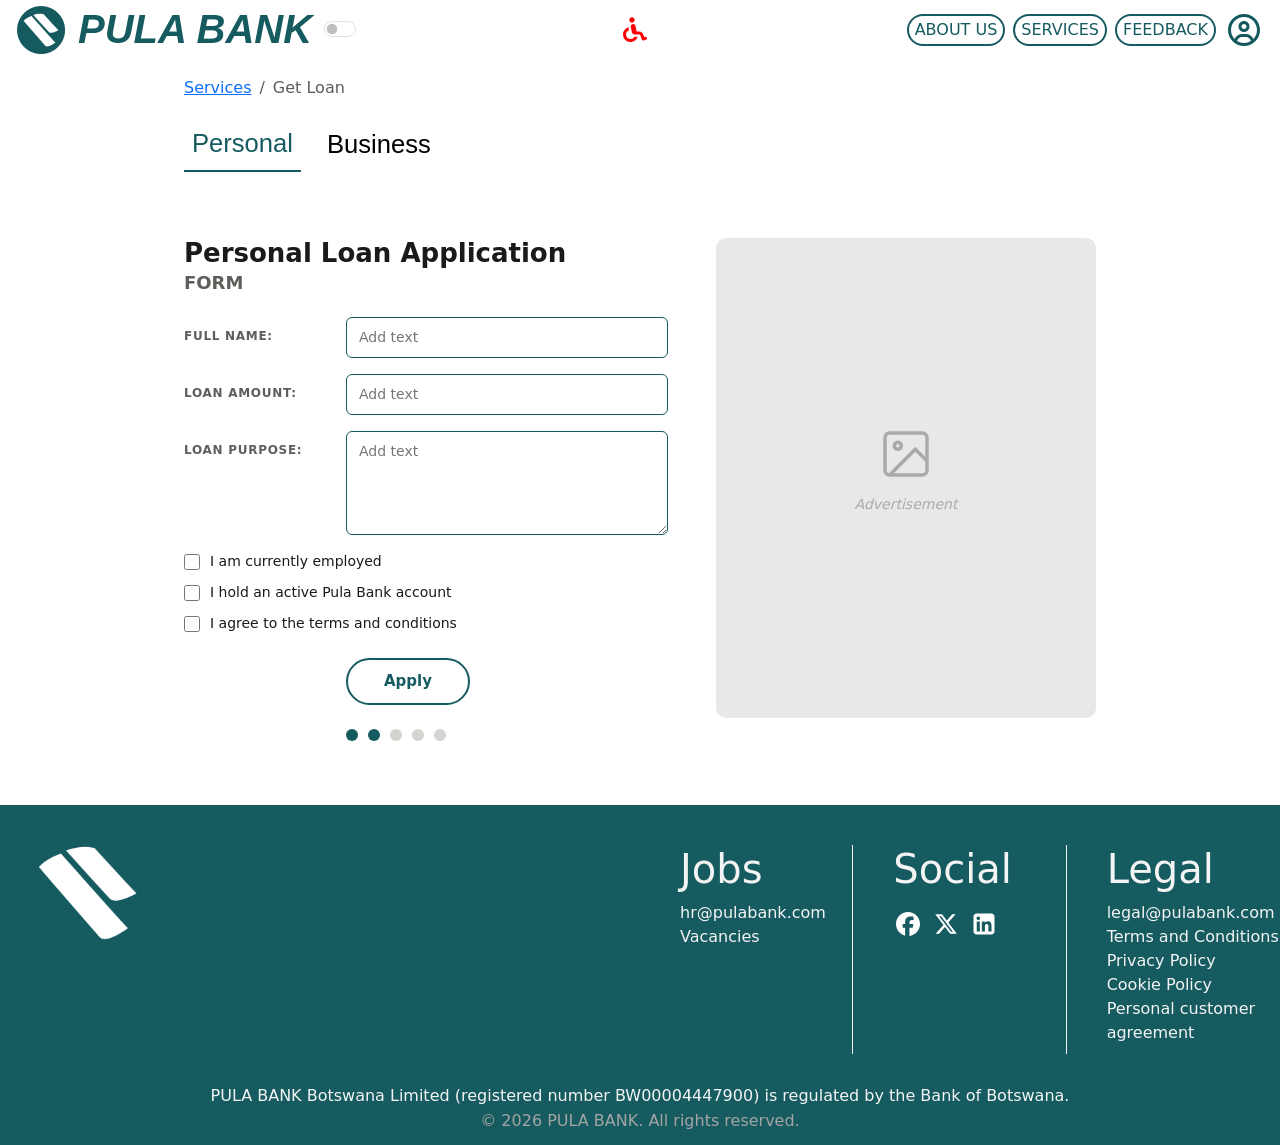
<file: Loan.html>
<!DOCTYPE html>
<html lang="en">

<head>
    <meta charset="UTF-8">
    <meta name="viewport" content="width=device-width, initial-scale=1.0">
    <title>Get Loan</title>
    <link rel="icon" href="images/logow.png" type="image/png">
    <link rel="stylesheet" href="styles/style.css">
    <link href="https://cdn.jsdelivr.net/npm/bootstrap@5.3.8/dist/css/bootstrap.min.css" rel="stylesheet">
    <script src="scripts/formAuth.js" defer></script>
    <script src="scripts/script.js" defer></script>
</head>

<body>
    <header>
        <div class="logo-nav">
            <a href="index.html"><img class="img-logo" src="images/logo.png" alt="PULA BANK Logo"></a>
            <a href="index.html">
                <h1>PULA BANK</h1>
            </a>
            <div class="form-check form-switch">
                <input class="form-check-input" type="checkbox" id="mySwitch" name="darkmode" value="yes">
            </div>
        </div>

        <div class="accessibility">
            <img src="images/wheelchair-solid-full.svg" alt="Accessibility Icon" class="accessibility-icon"
                role="button" id="accessibilityPopover" title="Accessibility Options">
        </div>

        <nav class="navHeader" id="mainNav">
            <ul>
                <li><a href="about.html"><button type="button" class="btn rounded-5 border-2">ABOUT US</button></a></li>
                <li><a href="services.html"><button type="button" class="btn rounded-5 border-2">SERVICES</button></a>
                </li>
                <li><a href="feedback.html"><button type="button" class="btn rounded-5 border-2">FEEDBACK</button></a>
                </li>
                <li><a href="account.html"><img class="img-user" src="images/user-icon-inactive.svg"
                            alt="user icon"></a></li>
            </ul>
        </nav>


        <button class="hamburger" id="hamburger" onclick="toggleNav()" aria-label="Toggle navigation">
            <span></span>
            <span></span>
            <span></span>
        </button>
    </header>

    <div class="d-none" id="AccessibilityOptionsContent">
        <div class="d-grid gap-2">
            <p type="button"><span><img src="images/eye-low-vision-solid-full.svg" class="img-logo"
                        alt="High Contrast Icon"></span> High Contrast</p>
            <p type="button"><span><img src="images/ear-deaf-solid-full.svg" class="img-logo"
                        alt="Text-to-Speech Icon"></span> Text-to-Speech</p>
        </div>
    </div>

    <div class="d-none" id="AccessibilityOptionsContent">
        <div class="d-grid gap-2">
            <p type="button"><span><img src="images/eye-low-vision-solid-full.svg" class="img-logo" alt="High Contrast Icon"></span> High Contrast</p>
            <p type="button"><span><img src="images/ear-deaf-solid-full.svg" class="img-logo" alt="Text-to-Speech Icon"></span> Text-to-Speech</p>
        </div>
    </div>

    <main class="loan-wrap">

        <!-- Breadcrumb -->
        <ul class="breadcrumb">
            <li class="breadcrumb-item"><a href="services.html">Services</a></li>
            <li class="breadcrumb-item active">Get Loan</li>
        </ul>

        <!-- Tabs -->
        <div class="SecondaryNav">
            <nav>
                <ul>
                    <li><button type="button" class="btnss active" onclick="loanSwitchTab('personal', this)">Personal</button></li>
                    <li><button type="button" class="btnss" onclick="loanSwitchTab('business', this)">Business</button></li>
                </ul>
            </nav>
        </div>

        <div class="loan-content-grid">

            <!-- ===== PERSONAL LOAN TAB ===== -->
            <div class="loan-panel active" id="loan-tab-personal">
                <div class="loan-form-wrap">
                    <h2 class="loan-title">Personal Loan Application</h2>
                    <h3 class="loan-subtitle">FORM</h3>

                    <form id="personalLoanForm">

                        <div class="loan-field-row">
                            <label for="pl-name">FULL NAME:</label>
                            <input type="text" id="pl-name" placeholder="Add text">
                        </div>

                        <div class="loan-field-row">
                            <label for="pl-amount">LOAN AMOUNT:</label>
                            <input type="number" id="pl-amount" placeholder="Add text">
                        </div>

                        <div class="loan-field-row">
                            <label for="pl-purpose">LOAN PURPOSE:</label>
                            <textarea id="pl-purpose" rows="4" placeholder="Add text"></textarea>
                        </div>

                        <div class="loan-checkboxes">
                            <label class="loan-check">
                                <input type="checkbox" id="pl-employed">
                                I am currently employed
                            </label>
                            <label class="loan-check">
                                <input type="checkbox" id="pl-account">
                                I hold an active Pula Bank account
                            </label>
                            <label class="loan-check">
                                <input type="checkbox" id="pl-terms">
                                I agree to the terms and conditions
                            </label>
                        </div>

                        <button type="button" class="loan-apply-btn" onclick="loanValidate('personal')">Apply</button>

                    </form>

                    <!-- Progress dots -->
                    <div class="loan-dots">
                        <span class="loan-dot active"></span>
                        <span class="loan-dot active"></span>
                        <span class="loan-dot"></span>
                        <span class="loan-dot"></span>
                        <span class="loan-dot"></span>
                    </div>
                </div>
            </div>

            <!-- ===== BUSINESS LOAN TAB ===== -->
            <div class="loan-panel" id="loan-tab-business">
                <div class="loan-form-wrap">
                    <h2 class="loan-title">Business Loan Application</h2>
                    <h3 class="loan-subtitle">FORM</h3>

                    <form id="businessLoanForm">

                        <div class="loan-field-row">
                            <label for="bl-name">BUSINESS NAME:</label>
                            <input type="text" id="bl-name" placeholder="Add text">
                        </div>

                        <div class="loan-field-row">
                            <label for="bl-reg">REGISTRATION NO:</label>
                            <input type="text" id="bl-reg" placeholder="Add text">
                        </div>

                        <div class="loan-field-row">
                            <label for="bl-amount">LOAN AMOUNT:</label>
                            <input type="number" id="bl-amount" placeholder="Add text">
                        </div>

                        <div class="loan-field-row">
                            <label for="bl-purpose">LOAN PURPOSE:</label>
                            <textarea id="bl-purpose" rows="4" placeholder="Add text"></textarea>
                        </div>

                        <div class="loan-checkboxes">
                            <label class="loan-check">
                                <input type="checkbox" id="bl-registered">
                                My business is registered in Botswana
                            </label>
                            <label class="loan-check">
                                <input type="checkbox" id="bl-account">
                                I hold an active Pula Bank business account
                            </label>
                            <label class="loan-check">
                                <input type="checkbox" id="bl-terms">
                                I agree to the terms and conditions
                            </label>
                        </div>

                        <button type="button" class="loan-apply-btn" onclick="loanValidate('business')">Apply</button>

                    </form>

                    <!-- Progress dots -->
                    <div class="loan-dots">
                        <span class="loan-dot active"></span>
                        <span class="loan-dot active"></span>
                        <span class="loan-dot"></span>
                        <span class="loan-dot"></span>
                        <span class="loan-dot"></span>
                    </div>
                </div>
            </div>

            <!-- Ad sidebar -->
            <aside class="loan-ad">
                <div class="loan-ad-placeholder">
                    <svg xmlns="http://www.w3.org/2000/svg" width="56" height="56" viewBox="0 0 24 24" fill="none" stroke="#aaa" stroke-width="1.5">
                        <rect x="3" y="3" width="18" height="18" rx="2"/><circle cx="8.5" cy="8.5" r="1.5"/>
                        <path d="M21 15l-5-5L5 21"/>
                    </svg>
                    <p>Advertisement</p>
                </div>
            </aside>

        </div>
    </main>

    <footer>
        <a href="index.html"><img src="images/logow.png" alt="PULA BANK Logo" class="fot-img-logo"></a>
        <section class="footer" id="f1">
            <h1>Jobs</h1>
            <a href="mailto:hr@pulabank.com">hr@pulabank.com</a>
            <a href="https://www.pulabank.com/careers" target="_blank">Vacancies</a>
        </section>

        <section class="footer" id="f2">
            <h1>Social</h1>
            <div class="social-icons">
                <a href="https://www.facebook.com/pulabank" target="_blank"><img style="width: 30px; height: 30px;"
                        src="images/facebook-brands-solid-full.svg" alt="Facebook"></a>
                <a href="https://www.twitter.com/pulabank" target="_blank"><img style="width: 30px; height: 30px;"
                        src="images/x-twitter-brands-solid-full.svg" alt="Twitter"></a>
                <a href="https://www.linkedin.com/company/pulabank" target="_blank"><img
                        style="width: 30px; height: 30px;" src="images/square-linkedin-brands-solid-full.svg"
                        alt="LinkedIn"></a>
            </div>
        </section>

        <section class="footer" id="f3">
            <h1>Legal</h1>
            <a href="mailto:legal@pulabank.com">legal@pulabank.com</a>
            <a href="legal.html#leg-terms">Terms and Conditions</a>
            <a href="legal.html#leg-policy">Privacy Policy</a>
            <a href="legal.html#leg-cookie">Cookie Policy</a>
            <a href="legal.html#leg-customer">Personal customer agreement</a>
        </section>

        <section class="footer" id="f4">
            <p>PULA BANK Botswana Limited (registered number BW00004447900) is regulated by the Bank of Botswana.</p>
            <p class="greytext">&copy; 2026 PULA BANK. All rights reserved.</p>
        </section>

    </footer>


    <script src="https://cdn.jsdelivr.net/npm/bootstrap@5.3.8/dist/js/bootstrap.bundle.min.js"></script>

    <!-- POPOVER SCRIPTS for the accessibility button -->
    <script>
        var popoverTriggerList = [].slice.call(document.querySelectorAll('[data-bs-toggle="popover"]'))
        var popoverList = popoverTriggerList.map(function (popoverTriggerEl) {
            return new bootstrap.Popover(popoverTriggerEl)
        })
    </script>
    <script>
        document.addEventListener("DOMContentLoaded", function () {
            const popoverTrigger = document.getElementById('accessibilityPopover');
            const popoverContent = document.getElementById('AccessibilityOptionsContent');

            new bootstrap.Popover(popoverTrigger, {
                html: true,
                sanitize: false, // Allows custom buttons and actions inside the popover
                content: popoverContent.innerHTML,
                placement: 'bottom' // Adjust placement (top, bottom, left, right) as needed
            });
        });
    </script>
    <script>
        document.addEventListener("DOMContentLoaded", function () {
            const mySwitch = document.getElementById('mySwitch');

            // Function to apply the theme
            function updateTheme() {
                if (mySwitch.checked) {
                    document.documentElement.setAttribute('data-bs-theme', 'dark');
                } else {
                    document.documentElement.setAttribute('data-bs-theme', 'light');
                }
            }

            // Run on initial load to match the default checked state
            updateTheme();

            // Listen for changes on the switch
            mySwitch.addEventListener('change', updateTheme);
        });
    </script>
</body>

</html>
</file>
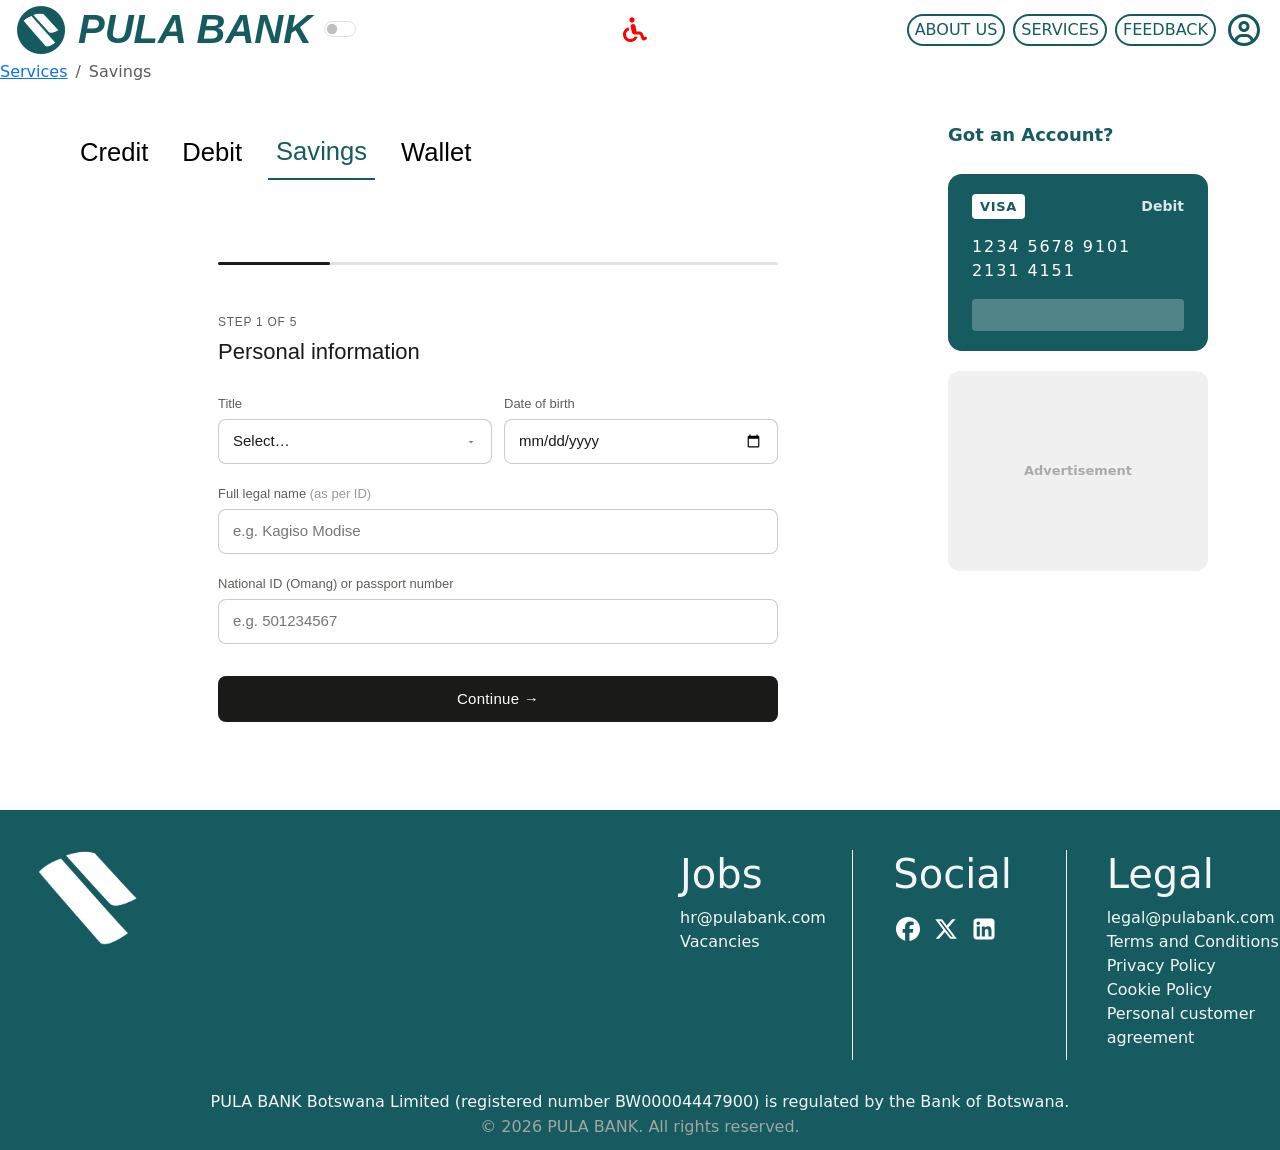
<file: savings.html>
<!DOCTYPE html>
<html lang="en">

<head>
    <meta charset="UTF-8">
    <meta name="viewport" content="width=device-width, initial-scale=1.0">
    <title>Savings | Services</title>
    <link rel="icon" href="images/logow.png" type="image/png">
    <link rel="stylesheet" href="styles/style.css">
    <link href="https://cdn.jsdelivr.net/npm/bootstrap@5.3.8/dist/css/bootstrap.min.css" rel="stylesheet">
    <script src="scripts/formAuth.js" defer></script>
    <script src="scripts/script.js" defer></script>
</head>

<body>
    <header>
        <div class="logo-nav">
            <a href="index.html"><img class="img-logo" src="images/logo.png" alt="PULA BANK Logo"></a>
            <a href="index.html">
                <h1>PULA BANK</h1>
            </a>
            <div class="form-check form-switch">
                <input class="form-check-input" type="checkbox" id="mySwitch" name="darkmode" value="yes">
            </div>
        </div>

        <div class="accessibility">
            <img src="images/wheelchair-solid-full.svg" alt="Accessibility Icon" class="accessibility-icon"
                role="button" id="accessibilityPopover" title="Accessibility Options">
        </div>

        <nav class="navHeader" id="mainNav">
            <ul>
                <li><a href="about.html"><button type="button" class="btn rounded-5 border-2">ABOUT US</button></a></li>
                <li><a href="services.html"><button type="button" class="btn rounded-5 border-2">SERVICES</button></a>
                </li>
                <li><a href="feedback.html"><button type="button" class="btn rounded-5 border-2">FEEDBACK</button></a>
                </li>
                <li><a href="account.html"><img class="img-user" src="images/user-icon-inactive.svg"
                            alt="user icon"></a></li>
            </ul>
        </nav>


        <button class="hamburger" id="hamburger" onclick="toggleNav()" aria-label="Toggle navigation">
            <span></span>
            <span></span>
            <span></span>
        </button>
    </header>

    <div class="d-none" id="AccessibilityOptionsContent">
        <div class="d-grid gap-2">
            <p type="button"><span><img src="images/eye-low-vision-solid-full.svg" class="img-logo"
                        alt="High Contrast Icon"></span> High Contrast</p>
            <p type="button"><span><img src="images/ear-deaf-solid-full.svg" class="img-logo"
                        alt="Text-to-Speech Icon"></span> Text-to-Speech</p>
        </div>
    </div>

    <ul class="breadcrumb">
        <li class="breadcrumb-item"><a href="services.html">Services</a></li>
        <li class="breadcrumb-item active">Savings</li>
    </ul>

    <div class="cdsw-layout">
        <main>
            <section class="SecondaryNav">
                <nav>
                    <ul>
                        <li><a href="Credit.html"><button type="button" class="btnss">Credit</button></a></li>
                        <li><a href="debit.html"><button type="button" class="btnss">Debit</button></a></li>
                        <li><a href="savings.html"><button type="button" class="btnss active">Savings</button></a></li>
                        <li><a href="wallet.html"><button type="button" class="btnss">Wallet</button></a></li>
                    </ul>
                </nav>
            </section>

            <div class="bank-application">
                <div class="ba-wrap">
                    <form action="#" method="post" id="bankForm" enctype="multipart/form-data"
                        onsubmit="return baSubmit()">

                        <!-- Progress -->
                        <div class="ba-progress-track">
                            <div class="ba-progress-fill" id="ba-pbar" style="width: 20%"></div>
                        </div>
                        <div class="ba-dots" id="ba-dots"></div>

                        <!-- Step 1: Personal Information -->
                        <div class="ba-step active" id="ba-step-1">
                            <div class="ba-step-label">Step 1 of 5</div>
                            <div class="ba-step-title">Personal information</div>

                            <div class="ba-field-row">
                                <div class="ba-field">
                                    <label for="title">Title</label>
                                    <select id="title" name="title" required>
                                        <option value="">Select…</option>
                                        <option value="mr">Mr.</option>
                                        <option value="ms">Ms.</option>
                                        <option value="mrs">Mrs.</option>
                                        <option value="dr">Dr.</option>
                                    </select>
                                </div>
                                <div class="ba-field">
                                    <label for="dob">Date of birth</label>
                                    <input type="date" id="dob" name="dob" required>
                                </div>
                            </div>
                            <div class="ba-field">
                                <label for="full_name">Full legal name <span>(as per ID)</span></label>
                                <input type="text" id="full_name" name="full_name" placeholder="e.g. Kagiso Modise"
                                    required>
                            </div>
                            <div class="ba-field">
                                <label for="id_number">National ID (Omang) or passport number</label>
                                <input type="text" id="id_number" name="id_number" placeholder="e.g. 501234567"
                                    required>
                            </div>
                            <div class="ba-btn-row">
                                <button type="button" class="ba-btn-next" onclick="baGoTo(2)">Continue →</button>
                            </div>
                        </div>

                        <!-- Step 2: Contact Details -->
                        <div class="ba-step" id="ba-step-2">
                            <div class="ba-step-label">Step 2 of 5</div>
                            <div class="ba-step-title">Contact details</div>

                            <div class="ba-field">
                                <label for="phone">Mobile phone number</label>
                                <input type="tel" id="phone" name="phone" placeholder="+267 7X XXX XXX" required>
                            </div>
                            <div class="ba-field">
                                <label for="email">Email address</label>
                                <input type="email" id="email" name="email" placeholder="you@example.com" required>
                            </div>
                            <div class="ba-field">
                                <label for="address">Physical residential address</label>
                                <input type="text" id="address" name="address"
                                    placeholder="House no., street, ward, town" required>
                            </div>
                            <div class="ba-btn-row">
                                <button type="button" class="ba-btn-back" onclick="baGoTo(1)">←</button>
                                <button type="button" class="ba-btn-next" onclick="baGoTo(3)">Continue →</button>
                            </div>
                        </div>

                        <!-- Step 3: Employment & Financials -->
                        <div class="ba-step" id="ba-step-3">
                            <div class="ba-step-label">Step 3 of 5</div>
                            <div class="ba-step-title">Employment & financials</div>

                            <div class="ba-field">
                                <label for="employment_status">Employment status</label>
                                <select id="employment_status" name="employment_status">
                                    <option value="employed">Employed</option>
                                    <option value="self_employed">Self-Employed</option>
                                    <option value="unemployed">Unemployed</option>
                                    <option value="student">Student</option>
                                </select>
                            </div>
                            <div class="ba-field">
                                <label for="income">Gross monthly income (BWP)</label>
                                <input type="number" id="income" name="income" placeholder="0.00">
                            </div>
                            <div class="ba-field">
                                <label for="source_funds">Primary source of funds</label>
                                <select id="source_funds" name="source_funds">
                                    <option value="salary">Salary</option>
                                    <option value="business">Business Profits</option>
                                    <option value="investment">Investments</option>
                                    <option value="other">Other</option>
                                </select>
                            </div>
                            <div class="ba-btn-row">
                                <button type="button" class="ba-btn-back" onclick="baGoTo(2)">←</button>
                                <button type="button" class="ba-btn-next" onclick="baGoTo(4)">Continue →</button>
                            </div>
                        </div>

                        <!-- Step 4: Account Preferences -->
                        <div class="ba-step" id="ba-step-4">
                            <div class="ba-step-label">Step 4 of 5</div>
                            <div class="ba-step-title">Account preferences</div>

                            <div class="ba-field">
                                <label>Desired account type</label>
                                <div class="ba-acc-options">
                                    <div class="ba-acc-opt selected" onclick="baSelectAcc(this)">
                                        <input type="radio" name="account_type" value="savings" checked>
                                        <div class="ba-opt-name">Savings</div>
                                        <div class="ba-opt-desc">Earn interest</div>
                                    </div>
                                    <div class="ba-acc-opt" onclick="baSelectAcc(this)">
                                        <input type="radio" name="account_type" value="current">
                                        <div class="ba-opt-name">Current</div>
                                        <div class="ba-opt-desc">Day-to-day use</div>
                                    </div>
                                    <div class="ba-acc-opt" onclick="baSelectAcc(this)">
                                        <input type="radio" name="account_type" value="fixed">
                                        <div class="ba-opt-name">Fixed deposit</div>
                                        <div class="ba-opt-desc">Grow savings</div>
                                    </div>
                                </div>
                            </div>

                            <label class="ba-check-row">
                                <input type="checkbox" id="debit_card" name="debit_card">
                                <div>
                                    <div class="ba-cl-title">Request a physical debit card</div>
                                    <div class="ba-cl-hint">Delivered to your registered address</div>
                                </div>
                            </label>

                            <div class="ba-btn-row">
                                <button type="button" class="ba-btn-back" onclick="baGoTo(3)">←</button>
                                <button type="button" class="ba-btn-next" onclick="baGoTo(5)">Continue →</button>
                            </div>
                        </div>

                        <!-- Step 5: KYC Documents -->
                        <div class="ba-step" id="ba-step-5">
                            <div class="ba-step-label">Step 5 of 5</div>
                            <div class="ba-step-title">KYC documents</div>

                            <div class="ba-field">
                                <label>Identity document <span>(Omang or passport)</span></label>
                                <div class="ba-upload" id="ba-ub-id">
                                    <input type="file" id="upload_id" name="upload_id" accept="image/*,application/pdf"
                                        onchange="baMarkUpload('ba-ub-id', this)" required>
                                    <div class="ba-ub-label">Click to upload</div>
                                    <div class="ba-ub-hint">JPG, PNG or PDF · max 5 MB</div>
                                </div>
                            </div>
                            <div class="ba-field">
                                <label>Proof of residence <span>(utility bill or affidavit)</span></label>
                                <div class="ba-upload" id="ba-ub-res">
                                    <input type="file" id="upload_residence" name="upload_residence"
                                        accept="image/*,application/pdf" onchange="baMarkUpload('ba-ub-res', this)"
                                        required>
                                    <div class="ba-ub-label">Click to upload</div>
                                    <div class="ba-ub-hint">JPG, PNG or PDF · max 5 MB</div>
                                </div>
                            </div>
                            <div class="ba-btn-row">
                                <button type="button" class="ba-btn-back" onclick="baGoTo(4)">←</button>
                                <button type="button" class="ba-btn-next" onclick="baSubmit()">Submit
                                    application</button>
                            </div>
                        </div>

                        <!-- Success state -->
                        <div class="ba-success" id="ba-success">
                            <div class="ba-success-icon">✓</div>
                            <div class="ba-success-title">Application submitted</div>
                            <div class="ba-success-msg">Thank you — your application is under review. You'll receive
                                confirmation via email and SMS within 2–3 business days.</div>
                            <div class="ba-ref-badge" id="ba-ref"></div>
                        </div>

                    </form>
                </div>
            </div>
        </main>

        <aside class="cdsw-aside">
            <h2>Got an Account?</h2>
            <div class="dash-card" id="dashCard">
                <div class="dash-card-top">
                    <span class="dash-card-scheme">VISA</span>
                    <span class="dash-card-type" id="dashCardType">Debit</span>
                </div>
                <div class="dash-card-number">1234 5678 9101 2131 4151</div>
                <div class="dash-card-strip"></div>
            </div>

            <div class="advertisement">
                <h3>Advertisement</h3>
            </div>
        </aside>
    </div>


    <footer>
        <a href="index.html"><img src="images/logow.png" alt="PULA BANK Logo" class="fot-img-logo"></a>
        <section class="footer" id="f1">
            <h1>Jobs</h1>
            <a href="mailto:hr@pulabank.com">hr@pulabank.com</a>
            <a href="https://www.pulabank.com/careers" target="_blank">Vacancies</a>
        </section>

        <section class="footer" id="f2">
            <h1>Social</h1>
            <div class="social-icons">
                <a href="https://www.facebook.com/pulabank" target="_blank"><img style="width: 30px; height: 30px;"
                        src="images/facebook-brands-solid-full.svg" alt="Facebook"></a>
                <a href="https://www.twitter.com/pulabank" target="_blank"><img style="width: 30px; height: 30px;"
                        src="images/x-twitter-brands-solid-full.svg" alt="Twitter"></a>
                <a href="https://www.linkedin.com/company/pulabank" target="_blank"><img
                        style="width: 30px; height: 30px;" src="images/square-linkedin-brands-solid-full.svg"
                        alt="LinkedIn"></a>
            </div>
        </section>

        <section class="footer" id="f3">
            <h1>Legal</h1>
            <a href="mailto:legal@pulabank.com">legal@pulabank.com</a>
            <a href="legal.html#leg-terms">Terms and Conditions</a>
            <a href="legal.html#leg-policy">Privacy Policy</a>
            <a href="legal.html#leg-cookie">Cookie Policy</a>
            <a href="legal.html#leg-customer">Personal customer agreement</a>
        </section>

        <section class="footer" id="f4">
            <p>PULA BANK Botswana Limited (registered number BW00004447900) is regulated by the Bank of Botswana.</p>
            <p class="greytext">&copy; 2026 PULA BANK. All rights reserved.</p>
        </section>

    </footer>


    <script src="https://cdn.jsdelivr.net/npm/bootstrap@5.3.8/dist/js/bootstrap.bundle.min.js"></script>

    <!-- POPOVER SCRIPTS for the accessibility button -->
    <script>
        var popoverTriggerList = [].slice.call(document.querySelectorAll('[data-bs-toggle="popover"]'))
        var popoverList = popoverTriggerList.map(function (popoverTriggerEl) {
            return new bootstrap.Popover(popoverTriggerEl)
        })
    </script>
    <script>
        document.addEventListener("DOMContentLoaded", function () {
            const popoverTrigger = document.getElementById('accessibilityPopover');
            const popoverContent = document.getElementById('AccessibilityOptionsContent');

            new bootstrap.Popover(popoverTrigger, {
                html: true,
                sanitize: false, // Allows custom buttons and actions inside the popover
                content: popoverContent.innerHTML,
                placement: 'bottom' // Adjust placement (top, bottom, left, right) as needed
            });
        });
    </script>
    <script>
        document.addEventListener("DOMContentLoaded", function () {
            const mySwitch = document.getElementById('mySwitch');

            // Function to apply the theme
            function updateTheme() {
                if (mySwitch.checked) {
                    document.documentElement.setAttribute('data-bs-theme', 'dark');
                } else {
                    document.documentElement.setAttribute('data-bs-theme', 'light');
                }
            }

            // Run on initial load to match the default checked state
            updateTheme();

            // Listen for changes on the switch
            mySwitch.addEventListener('change', updateTheme);
        });
    </script>
</body>

</html>
</file>
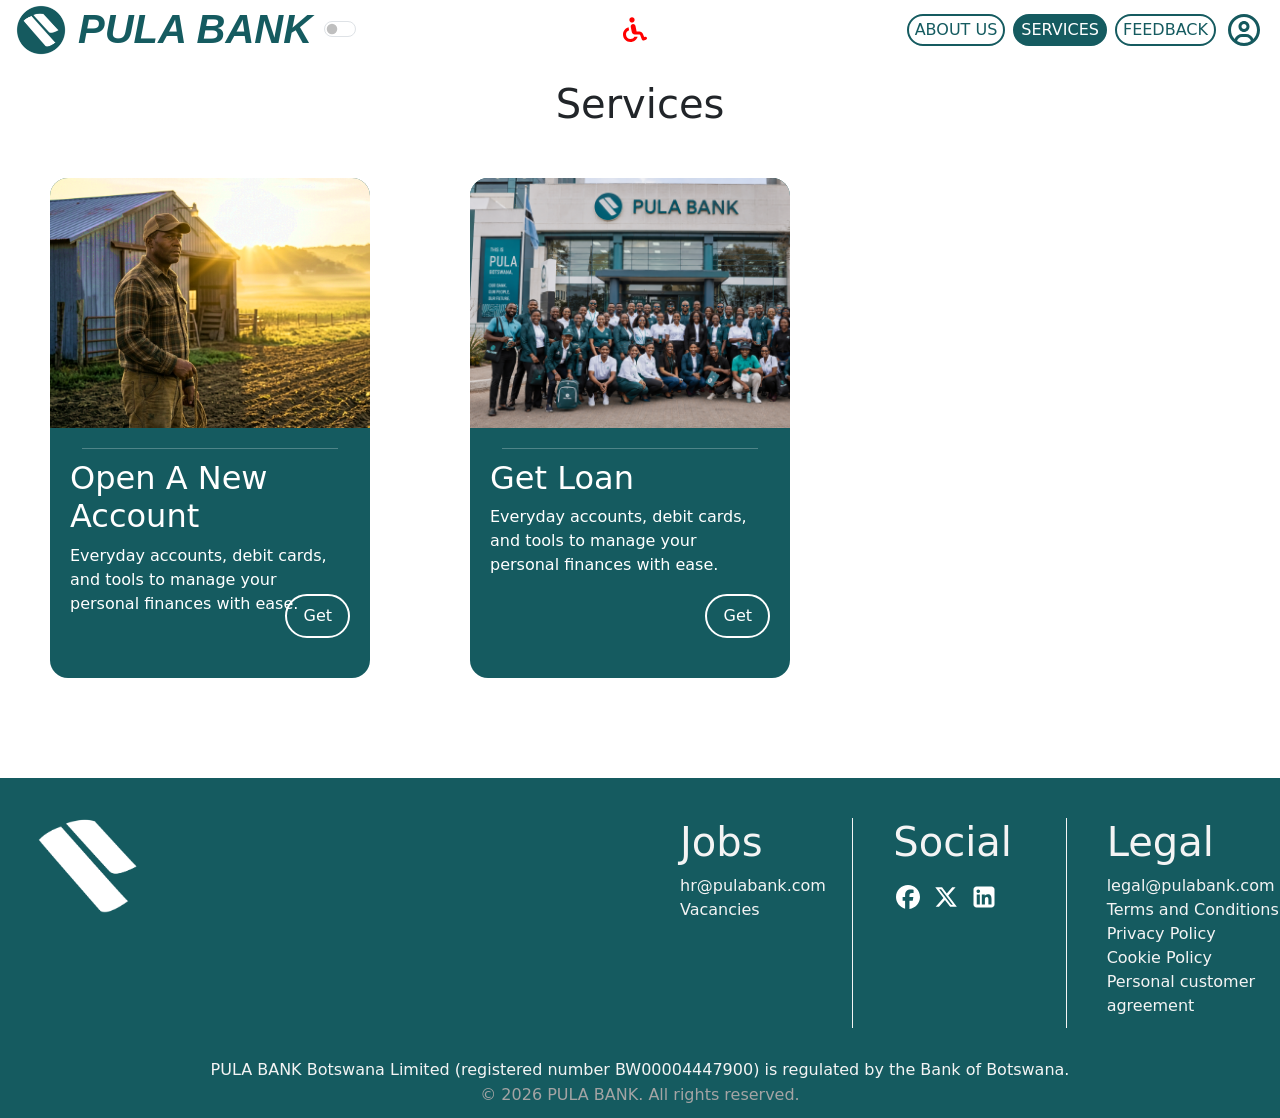
<file: services.html>
<!DOCTYPE html>
<html lang="en">

<head>
    <meta charset="UTF-8">
    <meta name="viewport" content="width=device-width, initial-scale=1.0">
    <title>Services</title>
    <link rel="icon" href="images/logow.png" type="image/png">

    <link rel="stylesheet" href="styles/style.css">

    <link href="https://cdn.jsdelivr.net/npm/bootstrap@5.3.8/dist/css/bootstrap.min.css" rel="stylesheet">
    <script src="scripts/formAuth.js" defer></script>
    <script src="scripts/script.js" defer></script>
</head>

<body>

    <header>
        <div class="logo-nav">
            <a href="index.html"><img class="img-logo" src="images/logo.png" alt="PULA BANK Logo"></a>
            <a href="index.html">
                <h1>PULA BANK</h1>
            </a>
            <div class="form-check form-switch">
                <input class="form-check-input" type="checkbox" id="mySwitch" name="darkmode" value="yes">
            </div>
        </div>

        <div class="accessibility">
            <img src="images/wheelchair-solid-full.svg" alt="Accessibility Icon" class="accessibility-icon"
                role="button" id="accessibilityPopover" title="Accessibility Options">
        </div>

        <nav class="navHeader" id="mainNav">
            <ul>
                <li><a href="about.html"><button type="button" class="btn rounded-5 border-2">ABOUT US</button></a></li>
                <li><a href="services.html"><button type="button" class="btn rounded-5 border-2 active21">SERVICES</button></a>
                </li>
                <li><a href="feedback.html"><button type="button" class="btn rounded-5 border-2">FEEDBACK</button></a>
                </li>
                <li><a href="account.html"><img class="img-user" src="images/user-icon-inactive.svg"
                            alt="user icon"></a></li>
            </ul>
        </nav>


        <button class="hamburger" id="hamburger" onclick="toggleNav()" aria-label="Toggle navigation">
            <span></span>
            <span></span>
            <span></span>
        </button>
    </header>

    <div class="d-none" id="AccessibilityOptionsContent">
        <div class="d-grid gap-2">
            <p type="button"><span><img src="images/eye-low-vision-solid-full.svg" class="img-logo"
                        alt="High Contrast Icon"></span> High Contrast</p>
            <p type="button"><span><img src="images/ear-deaf-solid-full.svg" class="img-logo"
                        alt="Text-to-Speech Icon"></span> Text-to-Speech</p>
        </div>
    </div>

    <h1 style="text-align: center; margin-top: 20px;">Services</h1>

    <main class="main-services"> 
        <section class="container-cardsSERVICES">
            <div class="card-main-services">
                <img src="images/banner/c1.png" alt="New Account" class="card-img-top1">
                <hr style="width: 80%; margin: 10px auto; margin-top: 20px;">
                <h2>Open A New Account</h2>
                
                <div class="card-body">
                    <p class="card-text">Everyday accounts, debit cards, and tools to manage your personal finances with
                        ease.</p>
                </div>
                <a href="credit.html" class="normalbtn">Get</a>
            </div>
        </section>
    


    
        <section class="container-cardsSERVICES">
            <div class="card-main-services">
                <img src="images/banner/team.png" alt="New Account" class="card-img-top1">
                <hr style="width: 80%; margin: 10px auto; margin-top: 20px;">
                <h2>Get Loan</h2>
                
                <div class="card-body">
                    <p class="card-text">Everyday accounts, debit cards, and tools to manage your personal finances with
                        ease.</p>
                </div>
                <a href="Loan.html" class="normalbtn">Get</a>
            </div>
        </section>
        
    </main>


    <footer>
        <a href="index.html"><img src="images/logow.png" alt="PULA BANK Logo" class="fot-img-logo"></a>
        <section class="footer" id="f1">
            <h1>Jobs</h1>
            <a href="mailto:hr@pulabank.com">hr@pulabank.com</a>
            <a href="https://www.pulabank.com/careers" target="_blank">Vacancies</a>
        </section>

        <section class="footer" id="f2">
            <h1>Social</h1>
            <div class="social-icons">
                <a href="https://www.facebook.com/pulabank" target="_blank"><img style="width: 30px; height: 30px;"
                        src="images/facebook-brands-solid-full.svg" alt="Facebook"></a>
                <a href="https://www.twitter.com/pulabank" target="_blank"><img style="width: 30px; height: 30px;"
                        src="images/x-twitter-brands-solid-full.svg" alt="Twitter"></a>
                <a href="https://www.linkedin.com/company/pulabank" target="_blank"><img
                        style="width: 30px; height: 30px;" src="images/square-linkedin-brands-solid-full.svg"
                        alt="LinkedIn"></a>
            </div>
        </section>

        <section class="footer" id="f3">
            <h1>Legal</h1>
            <a href="mailto:legal@pulabank.com">legal@pulabank.com</a>
            <a href="legal.html#leg-terms">Terms and Conditions</a>
            <a href="legal.html#leg-policy">Privacy Policy</a>
            <a href="legal.html#leg-cookie">Cookie Policy</a>
            <a href="legal.html#leg-customer">Personal customer agreement</a>
        </section>

        <section class="footer" id="f4">
            <p>PULA BANK Botswana Limited (registered number BW00004447900) is regulated by the Bank of Botswana.</p>
            <p class="greytext">&copy; 2026 PULA BANK. All rights reserved.</p>
        </section>

    </footer>


    <script src="https://cdn.jsdelivr.net/npm/bootstrap@5.3.8/dist/js/bootstrap.bundle.min.js"></script>

    <!-- POPOVER SCRIPTS for the accessibility button -->
    <script>
        var popoverTriggerList = [].slice.call(document.querySelectorAll('[data-bs-toggle="popover"]'))
        var popoverList = popoverTriggerList.map(function (popoverTriggerEl) {
            return new bootstrap.Popover(popoverTriggerEl)
        })
    </script>
    <script>
        document.addEventListener("DOMContentLoaded", function () {
            const popoverTrigger = document.getElementById('accessibilityPopover');
            const popoverContent = document.getElementById('AccessibilityOptionsContent');

            new bootstrap.Popover(popoverTrigger, {
                html: true,
                sanitize: false, // Allows custom buttons and actions inside the popover
                content: popoverContent.innerHTML,
                placement: 'bottom' // Adjust placement (top, bottom, left, right) as needed
            });
        });
    </script>
    <script>
        document.addEventListener("DOMContentLoaded", function () {
            const mySwitch = document.getElementById('mySwitch');

            // Function to apply the theme
            function updateTheme() {
                if (mySwitch.checked) {
                    document.documentElement.setAttribute('data-bs-theme', 'dark');
                } else {
                    document.documentElement.setAttribute('data-bs-theme', 'light');
                }
            }

            // Run on initial load to match the default checked state
            updateTheme();

            // Listen for changes on the switch
            mySwitch.addEventListener('change', updateTheme);
        });
    </script>
</body>

</html>
</file>
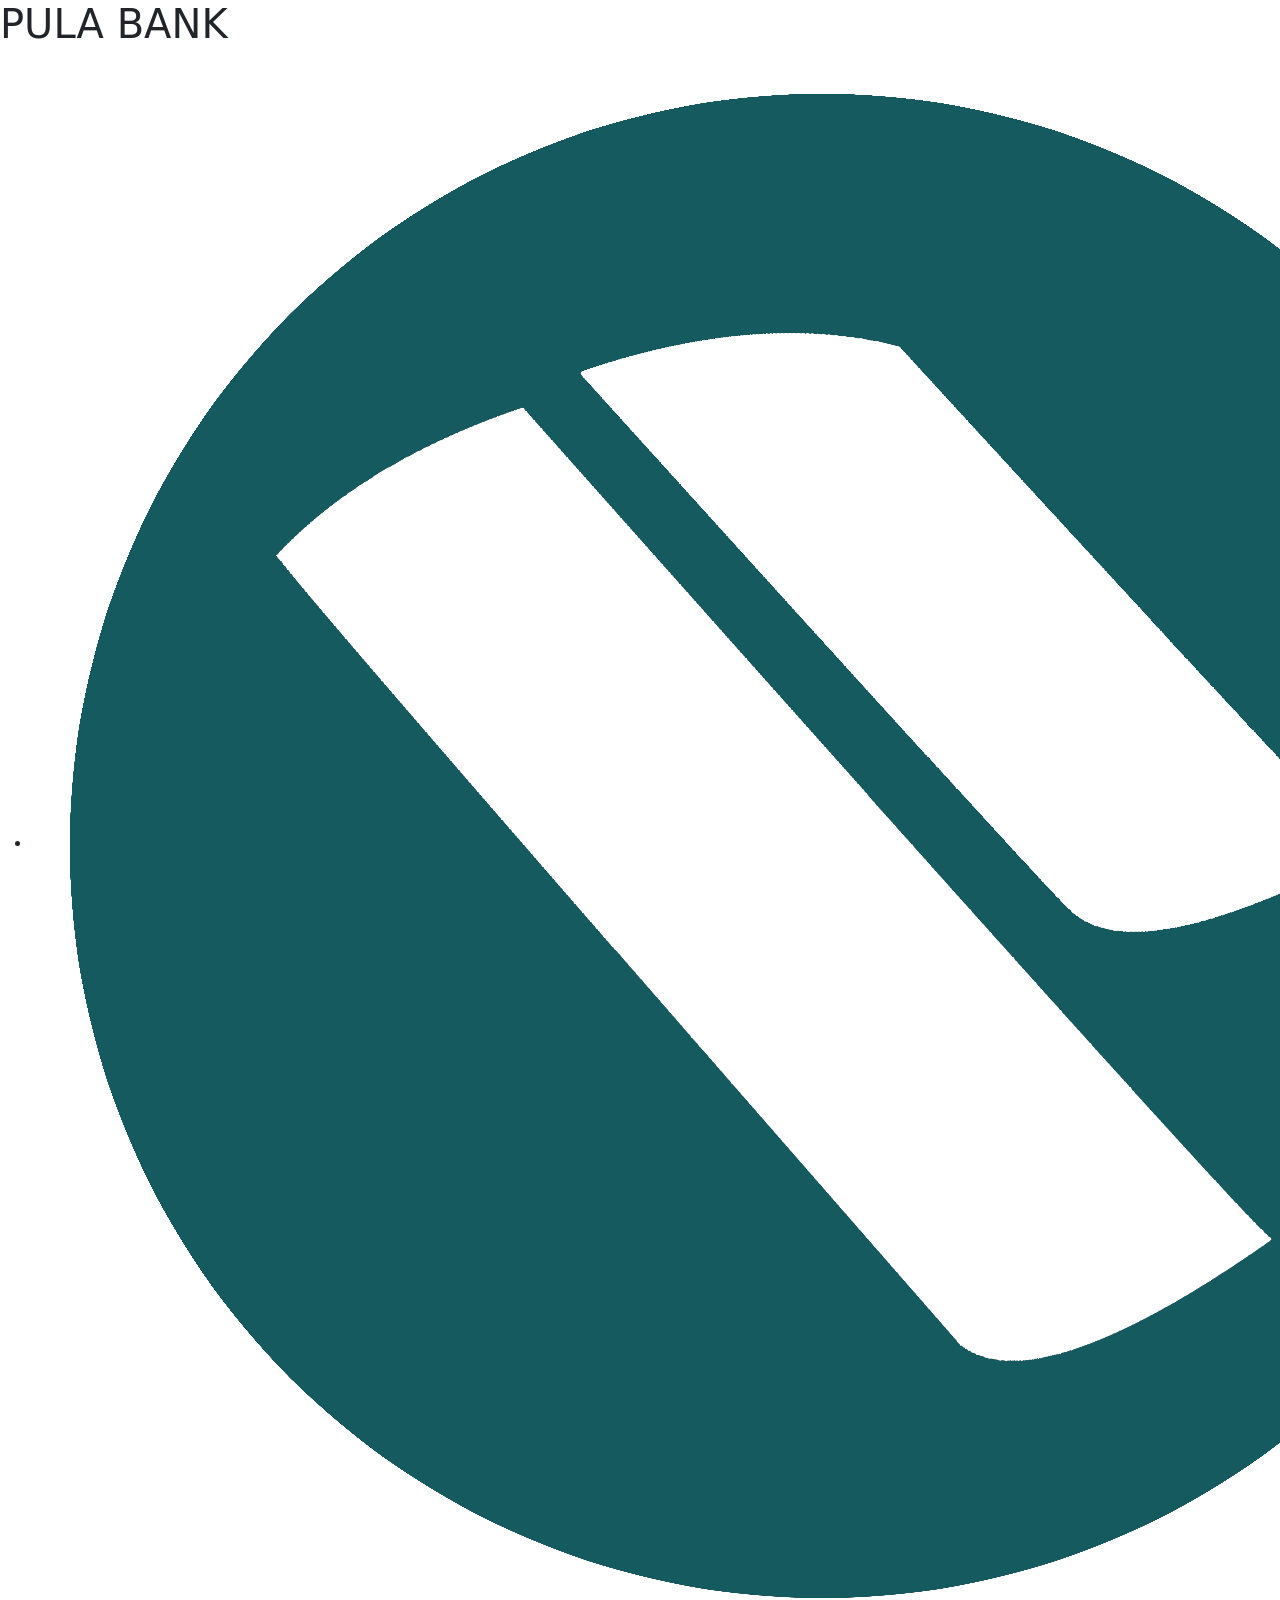
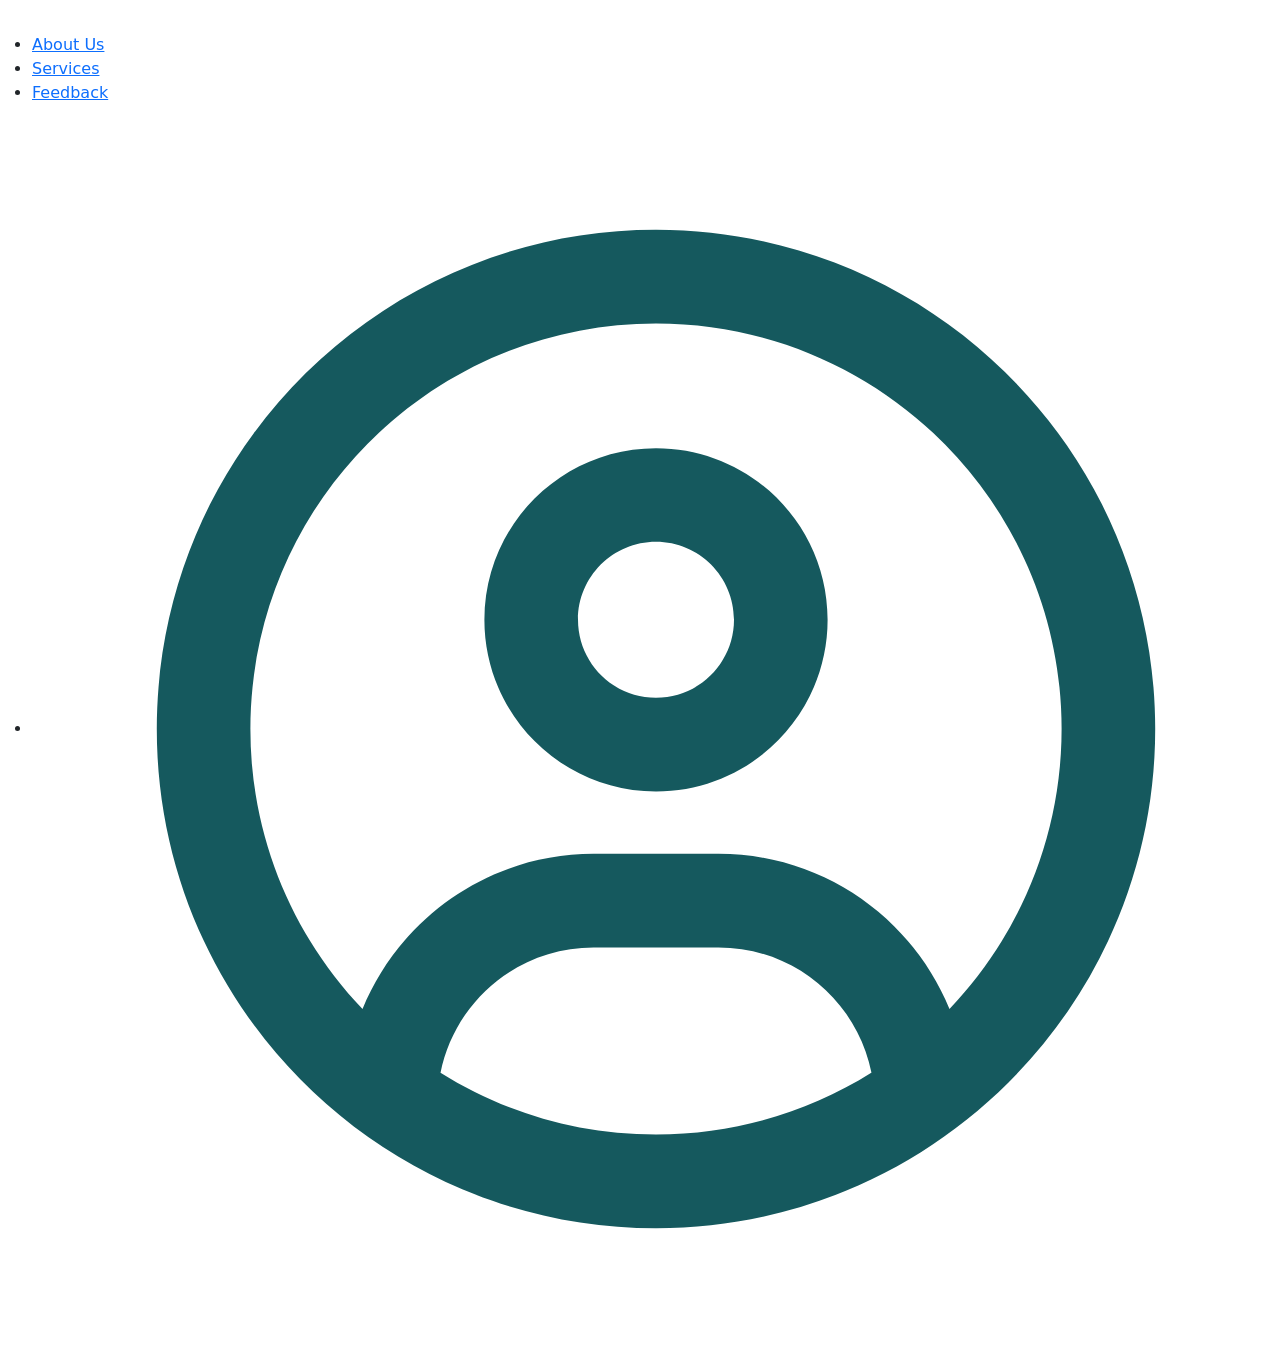
<file: servicesGetLoan.html>
<!DOCTYPE html>
<html lang="en">
<head>
    <meta charset="UTF-8">
    <meta name="viewport" content="width=device-width, initial-scale=1.0">
    <title>Services</title>

    <link href="https://cdn.jsdelivr.net/npm/bootstrap@5.3.8/dist/css/bootstrap.min.css" rel="stylesheet" integrity="sha384-sRIl4kxILFvY47J16cr9ZwB07vP4J8+LH7qKQnuqkuIAvNWLzeN8tE5YBujZqJLB" crossorigin="anonymous">
    <script src="https://cdn.jsdelivr.net/npm/bootstrap@5.3.8/dist/js/bootstrap.bundle.min.js" integrity="sha384-ENjdO4Dr2bkBIFxQpeoTz1HIcje39Wm4jDKdf19U8gI4ddQ3GYNS7NTKfAdVQSZe" crossorigin="anonymous"></script>
</head>
<body>
    <header>
        <h1>PULA BANK</h1>
            <nav>
                <ul>
                    <li><a href="index.html"><img class="img-logo" src="images/logo.png" alt="PULA BANK Logo"></a></li>
                    <li><a href="about.html">About Us</a></li>
                    <li><a href="servicesNewAccount.html">Services</a></li>
                    <li><a href="feedback.html">Feedback</a></li>
                    <li><a href="account.html"><img class="img-user" src="images/user-icon-inactive.svg" alt="user icon"></a></li>
                </ul>
            </nav>
    </header>

    


    
</body>
</html>
</file>
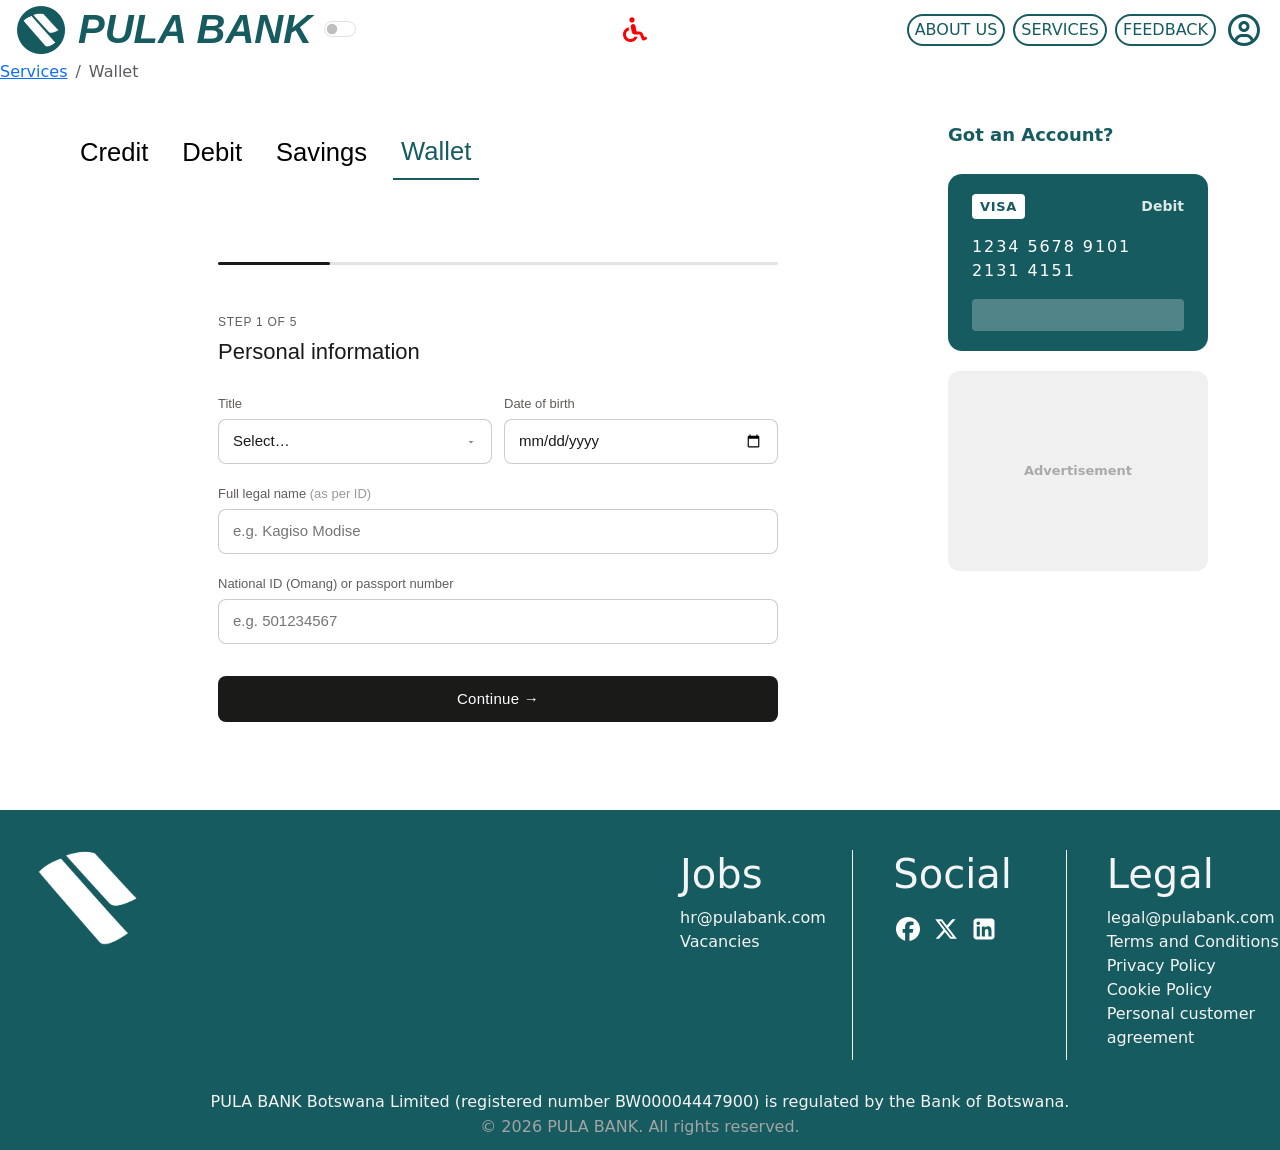
<file: wallet.html>
<!DOCTYPE html>
<html lang="en">

<head>
    <meta charset="UTF-8">
    <meta name="viewport" content="width=device-width, initial-scale=1.0">
    <title>Wallet | Services</title>
    <link rel="icon" href="images/logow.png" type="image/png">
    <link rel="stylesheet" href="styles/style.css">
    <link href="https://cdn.jsdelivr.net/npm/bootstrap@5.3.8/dist/css/bootstrap.min.css" rel="stylesheet">
    <script src="scripts/formAuth.js" defer></script>
    <script src="scripts/script.js" defer></script>
</head>

<body>
    <header>
        <div class="logo-nav">
            <a href="index.html"><img class="img-logo" src="images/logo.png" alt="PULA BANK Logo"></a>
            <a href="index.html">
                <h1>PULA BANK</h1>
            </a>
            <div class="form-check form-switch">
                <input class="form-check-input" type="checkbox" id="mySwitch" name="darkmode" value="yes">
            </div>
        </div>

        <div class="accessibility">
            <img src="images/wheelchair-solid-full.svg" alt="Accessibility Icon" class="accessibility-icon"
                role="button" id="accessibilityPopover" title="Accessibility Options">
        </div>

        <nav class="navHeader" id="mainNav">
            <ul>
                <li><a href="about.html"><button type="button" class="btn rounded-5 border-2">ABOUT US</button></a></li>
                <li><a href="services.html"><button type="button" class="btn rounded-5 border-2">SERVICES</button></a>
                </li>
                <li><a href="feedback.html"><button type="button" class="btn rounded-5 border-2">FEEDBACK</button></a>
                </li>
                <li><a href="account.html"><img class="img-user" src="images/user-icon-inactive.svg"
                            alt="user icon"></a></li>
            </ul>
        </nav>


        <button class="hamburger" id="hamburger" onclick="toggleNav()" aria-label="Toggle navigation">
            <span></span>
            <span></span>
            <span></span>
        </button>
    </header>

    <div class="d-none" id="AccessibilityOptionsContent">
        <div class="d-grid gap-2">
            <p type="button"><span><img src="images/eye-low-vision-solid-full.svg" class="img-logo"
                        alt="High Contrast Icon"></span> High Contrast</p>
            <p type="button"><span><img src="images/ear-deaf-solid-full.svg" class="img-logo"
                        alt="Text-to-Speech Icon"></span> Text-to-Speech</p>
        </div>
    </div>

    <ul class="breadcrumb">
        <li class="breadcrumb-item"><a href="services.html">Services</a></li>
        <li class="breadcrumb-item active">Wallet</li>
    </ul>

    <div class="cdsw-layout">
        <main>
            <section class="SecondaryNav">
                <nav>
                    <ul>
                        <li><a href="Credit.html"><button type="button" class="btnss">Credit</button></a></li>
                        <li><a href="debit.html"><button type="button" class="btnss">Debit</button></a></li>
                        <li><a href="savings.html"><button type="button" class="btnss">Savings</button></a></li>
                        <li><a href="wallet.html"><button type="button" class="btnss active">Wallet</button></a></li>
                    </ul>
                </nav>
            </section>

            <div class="bank-application">
                <div class="ba-wrap">
                    <form action="#" method="post" id="bankForm" enctype="multipart/form-data"
                        onsubmit="return baSubmit()">

                        <!-- Progress -->
                        <div class="ba-progress-track">
                            <div class="ba-progress-fill" id="ba-pbar" style="width: 20%"></div>
                        </div>
                        <div class="ba-dots" id="ba-dots"></div>

                        <!-- Step 1: Personal Information -->
                        <div class="ba-step active" id="ba-step-1">
                            <div class="ba-step-label">Step 1 of 5</div>
                            <div class="ba-step-title">Personal information</div>

                            <div class="ba-field-row">
                                <div class="ba-field">
                                    <label for="title">Title</label>
                                    <select id="title" name="title" required>
                                        <option value="">Select…</option>
                                        <option value="mr">Mr.</option>
                                        <option value="ms">Ms.</option>
                                        <option value="mrs">Mrs.</option>
                                        <option value="dr">Dr.</option>
                                    </select>
                                </div>
                                <div class="ba-field">
                                    <label for="dob">Date of birth</label>
                                    <input type="date" id="dob" name="dob" required>
                                </div>
                            </div>
                            <div class="ba-field">
                                <label for="full_name">Full legal name <span>(as per ID)</span></label>
                                <input type="text" id="full_name" name="full_name" placeholder="e.g. Kagiso Modise"
                                    required>
                            </div>
                            <div class="ba-field">
                                <label for="id_number">National ID (Omang) or passport number</label>
                                <input type="text" id="id_number" name="id_number" placeholder="e.g. 501234567"
                                    required>
                            </div>
                            <div class="ba-btn-row">
                                <button type="button" class="ba-btn-next" onclick="baGoTo(2)">Continue →</button>
                            </div>
                        </div>

                        <!-- Step 2: Contact Details -->
                        <div class="ba-step" id="ba-step-2">
                            <div class="ba-step-label">Step 2 of 5</div>
                            <div class="ba-step-title">Contact details</div>

                            <div class="ba-field">
                                <label for="phone">Mobile phone number</label>
                                <input type="tel" id="phone" name="phone" placeholder="+267 7X XXX XXX" required>
                            </div>
                            <div class="ba-field">
                                <label for="email">Email address</label>
                                <input type="email" id="email" name="email" placeholder="you@example.com" required>
                            </div>
                            <div class="ba-field">
                                <label for="address">Physical residential address</label>
                                <input type="text" id="address" name="address"
                                    placeholder="House no., street, ward, town" required>
                            </div>
                            <div class="ba-btn-row">
                                <button type="button" class="ba-btn-back" onclick="baGoTo(1)">←</button>
                                <button type="button" class="ba-btn-next" onclick="baGoTo(3)">Continue →</button>
                            </div>
                        </div>

                        <!-- Step 3: Employment & Financials -->
                        <div class="ba-step" id="ba-step-3">
                            <div class="ba-step-label">Step 3 of 5</div>
                            <div class="ba-step-title">Employment & financials</div>

                            <div class="ba-field">
                                <label for="employment_status">Employment status</label>
                                <select id="employment_status" name="employment_status">
                                    <option value="employed">Employed</option>
                                    <option value="self_employed">Self-Employed</option>
                                    <option value="unemployed">Unemployed</option>
                                    <option value="student">Student</option>
                                </select>
                            </div>
                            <div class="ba-field">
                                <label for="income">Gross monthly income (BWP)</label>
                                <input type="number" id="income" name="income" placeholder="0.00">
                            </div>
                            <div class="ba-field">
                                <label for="source_funds">Primary source of funds</label>
                                <select id="source_funds" name="source_funds">
                                    <option value="salary">Salary</option>
                                    <option value="business">Business Profits</option>
                                    <option value="investment">Investments</option>
                                    <option value="other">Other</option>
                                </select>
                            </div>
                            <div class="ba-btn-row">
                                <button type="button" class="ba-btn-back" onclick="baGoTo(2)">←</button>
                                <button type="button" class="ba-btn-next" onclick="baGoTo(4)">Continue →</button>
                            </div>
                        </div>

                        <!-- Step 4: Account Preferences -->
                        <div class="ba-step" id="ba-step-4">
                            <div class="ba-step-label">Step 4 of 5</div>
                            <div class="ba-step-title">Account preferences</div>

                            <div class="ba-field">
                                <label>Desired account type</label>
                                <div class="ba-acc-options">
                                    <div class="ba-acc-opt selected" onclick="baSelectAcc(this)">
                                        <input type="radio" name="account_type" value="savings" checked>
                                        <div class="ba-opt-name">Savings</div>
                                        <div class="ba-opt-desc">Earn interest</div>
                                    </div>
                                    <div class="ba-acc-opt" onclick="baSelectAcc(this)">
                                        <input type="radio" name="account_type" value="current">
                                        <div class="ba-opt-name">Current</div>
                                        <div class="ba-opt-desc">Day-to-day use</div>
                                    </div>
                                    <div class="ba-acc-opt" onclick="baSelectAcc(this)">
                                        <input type="radio" name="account_type" value="fixed">
                                        <div class="ba-opt-name">Fixed deposit</div>
                                        <div class="ba-opt-desc">Grow savings</div>
                                    </div>
                                </div>
                            </div>

                            <label class="ba-check-row">
                                <input type="checkbox" id="debit_card" name="debit_card">
                                <div>
                                    <div class="ba-cl-title">Request a physical debit card</div>
                                    <div class="ba-cl-hint">Delivered to your registered address</div>
                                </div>
                            </label>

                            <div class="ba-btn-row">
                                <button type="button" class="ba-btn-back" onclick="baGoTo(3)">←</button>
                                <button type="button" class="ba-btn-next" onclick="baGoTo(5)">Continue →</button>
                            </div>
                        </div>

                        <!-- Step 5: KYC Documents -->
                        <div class="ba-step" id="ba-step-5">
                            <div class="ba-step-label">Step 5 of 5</div>
                            <div class="ba-step-title">KYC documents</div>

                            <div class="ba-field">
                                <label>Identity document <span>(Omang or passport)</span></label>
                                <div class="ba-upload" id="ba-ub-id">
                                    <input type="file" id="upload_id" name="upload_id" accept="image/*,application/pdf"
                                        onchange="baMarkUpload('ba-ub-id', this)" required>
                                    <div class="ba-ub-label">Click to upload</div>
                                    <div class="ba-ub-hint">JPG, PNG or PDF · max 5 MB</div>
                                </div>
                            </div>
                            <div class="ba-field">
                                <label>Proof of residence <span>(utility bill or affidavit)</span></label>
                                <div class="ba-upload" id="ba-ub-res">
                                    <input type="file" id="upload_residence" name="upload_residence"
                                        accept="image/*,application/pdf" onchange="baMarkUpload('ba-ub-res', this)"
                                        required>
                                    <div class="ba-ub-label">Click to upload</div>
                                    <div class="ba-ub-hint">JPG, PNG or PDF · max 5 MB</div>
                                </div>
                            </div>
                            <div class="ba-btn-row">
                                <button type="button" class="ba-btn-back" onclick="baGoTo(4)">←</button>
                                <button type="button" class="ba-btn-next" onclick="baSubmit()">Submit
                                    application</button>
                            </div>
                        </div>

                        <!-- Success state -->
                        <div class="ba-success" id="ba-success">
                            <div class="ba-success-icon">✓</div>
                            <div class="ba-success-title">Application submitted</div>
                            <div class="ba-success-msg">Thank you — your application is under review. You'll receive
                                confirmation via email and SMS within 2–3 business days.</div>
                            <div class="ba-ref-badge" id="ba-ref"></div>
                        </div>

                    </form>
                </div>
            </div>
        </main>

        <aside class="cdsw-aside">
            <h2>Got an Account?</h2>
            <div class="dash-card" id="dashCard">
                <div class="dash-card-top">
                    <span class="dash-card-scheme">VISA</span>
                    <span class="dash-card-type" id="dashCardType">Debit</span>
                </div>
                <div class="dash-card-number">1234 5678 9101 2131 4151</div>
                <div class="dash-card-strip"></div>
            </div>

            <div class="advertisement">
                <h3>Advertisement</h3>
            </div>
        </aside>
    </div>


    <footer>
        <a href="index.html"><img src="images/logow.png" alt="PULA BANK Logo" class="fot-img-logo"></a>
        <section class="footer" id="f1">
            <h1>Jobs</h1>
            <a href="mailto:hr@pulabank.com">hr@pulabank.com</a>
            <a href="https://www.pulabank.com/careers" target="_blank">Vacancies</a>
        </section>

        <section class="footer" id="f2">
            <h1>Social</h1>
            <div class="social-icons">
                <a href="https://www.facebook.com/pulabank" target="_blank"><img style="width: 30px; height: 30px;"
                        src="images/facebook-brands-solid-full.svg" alt="Facebook"></a>
                <a href="https://www.twitter.com/pulabank" target="_blank"><img style="width: 30px; height: 30px;"
                        src="images/x-twitter-brands-solid-full.svg" alt="Twitter"></a>
                <a href="https://www.linkedin.com/company/pulabank" target="_blank"><img
                        style="width: 30px; height: 30px;" src="images/square-linkedin-brands-solid-full.svg"
                        alt="LinkedIn"></a>
            </div>
        </section>

        <section class="footer" id="f3">
            <h1>Legal</h1>
            <a href="mailto:legal@pulabank.com">legal@pulabank.com</a>
            <a href="legal.html#leg-terms">Terms and Conditions</a>
            <a href="legal.html#leg-policy">Privacy Policy</a>
            <a href="legal.html#leg-cookie">Cookie Policy</a>
            <a href="legal.html#leg-customer">Personal customer agreement</a>
        </section>

        <section class="footer" id="f4">
            <p>PULA BANK Botswana Limited (registered number BW00004447900) is regulated by the Bank of Botswana.</p>
            <p class="greytext">&copy; 2026 PULA BANK. All rights reserved.</p>
        </section>

    </footer>


    <script src="https://cdn.jsdelivr.net/npm/bootstrap@5.3.8/dist/js/bootstrap.bundle.min.js"></script>

    <!-- POPOVER SCRIPTS for the accessibility button -->
    <script>
        var popoverTriggerList = [].slice.call(document.querySelectorAll('[data-bs-toggle="popover"]'))
        var popoverList = popoverTriggerList.map(function (popoverTriggerEl) {
            return new bootstrap.Popover(popoverTriggerEl)
        })
    </script>
    <script>
        document.addEventListener("DOMContentLoaded", function () {
            const popoverTrigger = document.getElementById('accessibilityPopover');
            const popoverContent = document.getElementById('AccessibilityOptionsContent');

            new bootstrap.Popover(popoverTrigger, {
                html: true,
                sanitize: false, // Allows custom buttons and actions inside the popover
                content: popoverContent.innerHTML,
                placement: 'bottom' // Adjust placement (top, bottom, left, right) as needed
            });
        });
    </script>
    <script>
        document.addEventListener("DOMContentLoaded", function () {
            const mySwitch = document.getElementById('mySwitch');

            // Function to apply the theme
            function updateTheme() {
                if (mySwitch.checked) {
                    document.documentElement.setAttribute('data-bs-theme', 'dark');
                } else {
                    document.documentElement.setAttribute('data-bs-theme', 'light');
                }
            }

            // Run on initial load to match the default checked state
            updateTheme();

            // Listen for changes on the switch
            mySwitch.addEventListener('change', updateTheme);
        });
    </script>
</body>

</html>
</file>
<file: styles/style.css>
*{
    margin: 0;
    padding: 0;
    
}

body {
    font-family: Arial, sans-serif;
    background-color: #f4f4f4;
    color: hsl(184, 64%, 23%);
}

header {
    height: 60px;
    width: 100%;
    background-color: #ffffff;
    overflow: hidden;
    align-items: center;
    display: flex;
    align-items: center;
    padding: 0 16px !important;
    gap: 12px !important;
    justify-content: space-between;

}

.accessibility-icon{
    height: 30px;
    width: auto;
    flex-direction: row;
}

.logo-nav{
    display: flex;
    align-items: center;
    gap: 12px !important;
}

nav {
    justify-self: end; /* forces content to the end or right */
    height: 100%;
}

nav ul {
    display: flex;
    align-items: center;
    justify-content: flex-end;
    list-style: none;     /* removes bullet points */
    margin: 0;
    padding: 0;
    gap: 8px !important;
    height: 100%;
}

.img-logo {
    height: 50px;
    width: auto;
}

header h1 {
    font-family: Roboto, sans-serif;
    font-weight: 700;
    font-style: italic;
    margin-top: 5px;
    color: hsl(184, 64%, 23%);
}

header a {
    text-decoration: none;
}

.img-user {
    height: 40px;
    width: auto;
}

.btn{
    border: 2px solid hsl(184, 64%, 23%) !important;
    color: hsl(184, 64%, 23%) !important;
    padding: 2px 6px !important;
}

/* PSUEDO CLASS FOR NAVBAR
*/

.btn:hover {
    background-color: hsl(184, 64%, 23%) !important;
    color: #ffffff !important;
}

.btn:active {
    background-color: hsl(184, 64%, 23%) !important;
    color: #ffffff !important;
    border-color: hsl(184, 64%, 23%) !important;
}

.active21 {
    background-color: hsl(184, 64%, 23%) !important;
    color: #ffffff !important;
    border-color: hsl(184, 64%, 23%) !important;
}





/* footer */
footer{
    display: inline-grid;
    grid-template-columns: 3fr 1fr 1fr 1fr;
    background-color: hsl(184, 64%, 23%);
    height: 340px;
    width: 100%;
}

.fot-img-logo{
    margin-top: 40px;
    height: 100px;
    width: auto;
    padding-left: 30px;
}

.footer{
    color: #f4f4f4 !important;
    display: flex;
}

#f1{
    border-right: 1px solid #f4f4f4;
    margin-top: 40px;
    flex-direction: column;
    justify-content: start;
    text-align: left;
    text-justify: auto;
    padding-left: 40px;
}
#f2{
    border-right: 1px solid #f4f4f4;
    margin-top: 40px;
    flex-direction: column;
    justify-content: start;
    text-align: left;
    text-justify: auto;
    padding-left: 40px;
}

.social-icons {
    display: flex;
    gap: 8px;
    justify-content: flex-start;
    margin-top: 8px;
}

#f3{
    margin-top: 40px;
    flex-direction: column;
    justify-content: start;
    text-align: left;
    text-justify: auto;
    padding-left: 40px;
}

#f4{
    margin-top: 30px;
    margin-bottom: 1px;
    grid-column: 1/-1;
    color: #f4f4f4;
    flex-direction: column;
    justify-content: bottom;
    text-align: center;
    gap: 0;
}

.greytext{
    color: #a4a4a4 !important;
}

#f4 p {
    margin-top: 0;
    margin-bottom: 1px;

}

footer a {
    text-decoration: none;
    color: #f4f4f4 !important;
}

footer a:hover {
    text-decoration: none;
    color: #e4ebe9 !important;
    font-size: 1.2em;
}




/* SEARCH */
.search-bar {
  width: 250px;
  padding: 10px 15px;
  border: 1px solid hsl(184, 64%, 23%);;
  border-radius: 25px;
  outline: none;
  font-size: 14px;
  transition: 0.3s ease;
}

/* Focus effect (like W3Schools) */
.search-bar:focus {
  border-color: #04AA6D;
  box-shadow: 0 0 5px rgba(4, 170, 109, 0.5);
}

.search-container {
  display: flex;
  justify-content: center;
  margin: 20px 0;
}



/* backToTop */
#backToTop{
    position: fixed;
    bottom: 20px;
    right: 20px;
    width: 40px;
    height: 40px;
    display: flex;
    align-items: center;
    justify-content: center;
    cursor: pointer;
}



/* main-cards */
.container-cards {
    display: flex;
    justify-content: center;
    gap: 20px;
    padding: 20px;
    flex-wrap: wrap;
    justify-content: start;
}

.card-main {
    position: relative;
    width: 30%;
    height: 250px;
    background-color: hsl(184, 64%, 23%);;
    border-radius: 18px;
    color: #fff;
}

.card-main button {
    position: absolute;
    bottom: 10px;
    right: 10px;
    margin: 10px;
    padding: 8px 16px;
    border: solid 2px;
    border-radius: 50px;
    color: #ffffff;
    background-color: transparent;
    cursor: pointer;
}
.card-main button:hover {
    background-color: #ffffff;
    color: hsl(184, 64%, 23%);
    border-color: #ffffff;
}

.card-main h2 {
    display: flex;
    align-items: center;
    gap: 12px !important;
    padding: 20px;
    
}

.card-main p {
    padding: 0 20px;
}

.card-img-top {
    width: auto;
    height: 40px;
}

.btn2 {
    border: 2px solid hsl(184, 64%, 23%) !important;
    color: hsl(184, 64%, 23%) !important;
    padding: 8px 16px !important;
    border-radius: 50px;
    background-color: transparent;
    cursor: pointer;
    text-decoration: none;
}

.btn2:hover{
    filter: contrast(60%);
}





/* about page */
.about-pg{
    display: flex;
    padding: 50px 0;
    height: 1000px;
    background-color: #e4ebe9;
}

.about-main{
    display: flex;
    margin-left: 50px;
    width: 80%;
    justify-self: start;
    flex-wrap: wrap;
}

.contact-info{
    height: 500px;
    margin-right: 10px;
    margin-left: 50px;
    padding-left: 30px;
    width: 20%;
    justify-self: end;
    border-left: 1px solid hsl(184, 64%, 23%);
}

.contact-info ul {
    list-style: none;
}

.inlineIcons {
    height: 20px;
    width: auto;
    margin-right: 8px;
}

.about-img {
    float: left;
    width: auto;
    height: 600px;
    border-radius: 50px;
    margin-right: 20px;
}

.about-main p {
    width: 100%;
    font-size: 18px;
    line-height: 1.6;
}


/* Services.html */

.container-cardsSERVICES {
    width: 400px;
    height: 550px;
}

.main-services{
    display: flex;
    gap: 20px;
    margin: 50px;
    flex-wrap: wrap;
    width: 100%;
    height: 100%;
}

.card-img-top1 {
    width: auto;
    height: 250px;
}


.card-main-services {
    position: relative;
    width: 80% !important;
    height: 500px;
    background-color: hsl(184, 64%, 23%);;
    border-radius: 18px;
    color: #fff;
    overflow: hidden;
}

.normalbtn {
    position: absolute;
    bottom: 30px;
    right: 10px;
    margin: 10px;
    padding: 8px 16px;
    border: solid 2px;
    border-radius: 50px;
    color: #ffffff;
    background-color: transparent;
    cursor: pointer;
    text-decoration: none;
}
.normalbtn:hover {
    background-color: #ffffff;
    color: hsl(184, 64%, 23%);
    border-color: #ffffff;
}

.card-main-services h2, .card-main-services p {
    display: flex;
    align-items: center;
    padding: 0 20px;
    
}


/* NewAccount.html, GetLoan.html */

.SecondaryNav {
    display: flex;
    flex-direction: column;
    align-items: start;
    padding-bottom: 50px;
}

.SecondaryNav nav ul {
    display: flex;
    font-family: Roboto, sans-serif;
    font-size: 1.6em;
    gap: 18px !important;
    list-style: none;     /* removes bullet points */
    margin: 0;
    padding: 0;
}

.btnss {
    text-decoration: none;
    color: #000;
    border: none;
    padding: 8px;
    background-color: transparent;
    transition: 0.2s ease;
}

.btnss:hover {
    color: hsl(184, 64%, 23%);
    border-bottom: 2px solid hsl(184, 64%, 23%);
}

.btnss.active {
    color: hsl(184, 64%, 23%);
    border-bottom: 2px solid hsl(184, 64%, 23%);
}

.bankcard {
    width: 70%;
    height: 200px;
    background-color: hsl(184, 64%, 23%);
    border-radius: 18px;
    color: #fff;
    display: flex;
    flex-direction: column;
    justify-content: center;
    align-items: center;
}

.bankcard div {
    background-color: #fff;
    height: 40px;
    width: 100%;
    margin-top: 30px;
}


/* ---- CREDIT / DEBIT / SAVINGS / WALLET LAYOUT ---- */

.cdsw-layout {
    display: flex;
    align-items: flex-start;
    gap: 24px;
    padding: 24px 32px;
    max-width: 1200px;
    margin: 0 auto;
}

.cdsw-layout main {
    flex: 1;
    min-width: 0;
}

.cdsw-aside {
    width: 260px;
    flex-shrink: 0;
    display: flex;
    flex-direction: column;
    gap: 20px;
}

.cdsw-aside h2 {
    font-size: 18px;
    font-weight: 600;
    color: hsl(184, 64%, 23%);
}

.cdsw-aside .advertisement {
    background: #f0f0f0;
    border-radius: 12px;
    padding: 16px;
    text-align: center;
    color: #888;
    font-size: 13px;
    min-height: 200px;
    display: flex;
    flex-direction: column;
    align-items: center;
    justify-content: center;
    gap: 8px;
}

.cdsw-aside .advertisement h3 {
    font-size: 13px;
    font-weight: 600;
    color: #aaa;
    margin: 0;
}

@media (max-width: 768px) {

    .cdsw-layout {
        flex-direction: column;
        padding: 16px;
        gap: 16px;
    }

    .cdsw-aside {
        width: 100%;
    }

    /* Hide the ad on mobile to save space */
    .cdsw-aside .advertisement {
        display: none;
    }

    .bankcard {
        width: 100% !important;
    }
}




/* FORMs  */

.bank-application {
  --ba-bg-primary:    #ffffff;
  --ba-bg-secondary:  #ffffff;
  --ba-bg-tertiary:   #eeecea;
  --ba-bg-success:    #eaf3de;
  --ba-text-primary:  #1a1a18;
  --ba-text-secondary:#5f5e5a;
  --ba-text-tertiary: #9a9994;
  --ba-text-success:  #3b6d11;
  --ba-border-light:  rgba(26,26,24,0.12);
  --ba-border-medium: rgba(26,26,24,0.22);
  --ba-border-strong: rgba(26,26,24,0.36);
  --ba-border-success:#639922;
  --ba-radius-md:     8px;
  --ba-radius-lg:     12px;

  font-family: -apple-system, BlinkMacSystemFont, 'Segoe UI', sans-serif;
  color: var(--ba-text-primary);

  background: var(--ba-bg-secondary);
  padding: 2rem 1rem 4rem;
  
}

.bank-application .ba-wrap {
  width: 100%;
  max-width: 560px;
  margin: 0 auto;
}

/* Brand */
.bank-application .ba-brand {
  display: flex; align-items: center; gap: 10px; margin-bottom: 2rem;
}
.bank-application .ba-brand-icon {
  width: 36px; height: 36px;
  background: var(--ba-text-primary);
  border-radius: var(--ba-radius-md);
  display: flex; align-items: center; justify-content: center;
  flex-shrink: 0;
}
.bank-application .ba-brand-icon i { color: var(--ba-bg-primary); font-size: 18px; }
.bank-application .ba-brand-name { font-size: 15px; font-weight: 500; letter-spacing: 0.04em; color: var(--ba-text-primary); }
.bank-application .ba-brand-name span { font-weight: 400; color: var(--ba-text-secondary); }

/* Progress bar */
.bank-application .ba-progress-track {
  height: 3px; background: var(--ba-border-light); border-radius: 2px; margin-bottom: 2rem;
}
.bank-application .ba-progress-fill {
  height: 3px; background: var(--ba-text-primary); border-radius: 2px;
  transition: width 0.4s cubic-bezier(.4,0,.2,1);
}

/* Step dots */
.bank-application .ba-dots { display: flex; gap: 6px; margin-bottom: 1rem; }
.bank-application .ba-dot {
  width: 6px; height: 6px; border-radius: 50%;
  background: var(--ba-border-medium);
  transition: background 0.3s, width 0.3s;
}
.bank-application .ba-dot.active { background: var(--ba-text-primary); width: 18px; border-radius: 3px; }
.bank-application .ba-dot.done  { background: var(--ba-text-secondary); }

/* Step panels */
.bank-application .ba-step { display: none; animation: ba-fadeUp 0.3s ease; }
.bank-application .ba-step.active { display: block; }

@keyframes ba-fadeUp {
  from { opacity: 0; transform: translateY(8px); }
  to   { opacity: 1; transform: translateY(0); }
}

.bank-application .ba-step-label {
  font-size: 12px; color: var(--ba-text-secondary);
  margin-bottom: 0.5rem; letter-spacing: 0.06em; text-transform: uppercase;
}
.bank-application .ba-step-title {
  font-size: 22px; font-weight: 500;
  color: var(--ba-text-primary); margin-bottom: 1.75rem; line-height: 1.2;
}

/* Fields */
.bank-application .ba-field { margin-bottom: 1.25rem; }
.bank-application .ba-field label {
  display: block; font-size: 13px;
  color: var(--ba-text-secondary); margin-bottom: 6px; font-weight: 500;
}
.bank-application .ba-field label span { font-weight: 400; color: var(--ba-text-tertiary); }

.bank-application .ba-field input,
.bank-application .ba-field select {
  width: 100%; padding: 10px 14px; font-size: 15px;
  border: 0.5px solid var(--ba-border-medium);
  border-radius: var(--ba-radius-md);
  background: var(--ba-bg-primary);
  color: var(--ba-text-primary);
  outline: none;
  transition: border-color 0.2s, box-shadow 0.2s;
  font-family: inherit;
  box-sizing: border-box;
}
.bank-application .ba-field input:focus,
.bank-application .ba-field select:focus {
  border-color: var(--ba-border-strong);
  box-shadow: 0 0 0 3px rgba(26,26,24,0.08);
}
.bank-application .ba-field select {
  -webkit-appearance: none; appearance: none;
  background-image: url("data:image/svg+xml,%3Csvg xmlns='http://www.w3.org/2000/svg' width='12' height='12' viewBox='0 0 24 24'%3E%3Cpath fill='%23888' d='M7 10l5 5 5-5z'/%3E%3C/svg%3E");
  background-repeat: no-repeat; background-position: right 14px center; padding-right: 36px;
}

.bank-application .ba-field-row { display: grid; grid-template-columns: 1fr 1fr; gap: 12px; }

/* Upload boxes */
.bank-application .ba-upload {
  border: 0.5px dashed var(--ba-border-medium);
  border-radius: var(--ba-radius-md);
  padding: 1.5rem; text-align: center; cursor: pointer;
  transition: border-color 0.2s, background 0.2s;
  position: relative;
}
.bank-application .ba-upload:hover { border-color: var(--ba-border-strong); background: var(--ba-bg-tertiary); }
.bank-application .ba-upload input {
  position: absolute; inset: 0; opacity: 0; cursor: pointer; width: 100%; height: 100%;
}
.bank-application .ba-upload i { font-size: 26px; color: var(--ba-text-secondary); margin-bottom: 10px; display: block; }
.bank-application .ba-upload .ba-ub-label { font-size: 14px; font-weight: 500; color: var(--ba-text-primary); margin-bottom: 3px; }
.bank-application .ba-upload .ba-ub-hint  { font-size: 12px; color: var(--ba-text-tertiary); }
.bank-application .ba-upload.has-file { border-style: solid; border-color: var(--ba-border-success); }
.bank-application .ba-upload.has-file i { color: var(--ba-text-success); }

/* Checkbox row */
.bank-application .ba-check-row {
  display: flex; align-items: center; gap: 12px;
  padding: 14px 16px;
  border: 0.5px solid var(--ba-border-light);
  border-radius: var(--ba-radius-md);
  cursor: pointer; transition: background 0.15s;
}
.bank-application .ba-check-row:hover { background: var(--ba-bg-tertiary); }
.bank-application .ba-check-row input { width: 16px; height: 16px; cursor: pointer; accent-color: var(--ba-text-primary); flex-shrink: 0; }
.bank-application .ba-check-row .ba-cl-title { font-size: 14px; font-weight: 500; color: var(--ba-text-primary); }
.bank-application .ba-check-row .ba-cl-hint  { font-size: 12px; color: var(--ba-text-tertiary); margin-top: 2px; }

/* Account type cards */
.bank-application .ba-acc-options { display: grid; grid-template-columns: 1fr 1fr 1fr; gap: 10px; }
.bank-application .ba-acc-opt {
  border: 0.5px solid var(--ba-border-medium);
  border-radius: var(--ba-radius-md);
  padding: 16px 12px; cursor: pointer;
  transition: border-color 0.2s, background 0.2s;
  text-align: center; position: relative;
}
.bank-application .ba-acc-opt input { position: absolute; opacity: 0; width: 0; height: 0; }
.bank-application .ba-acc-opt i { font-size: 22px; color: var(--ba-text-secondary); margin-bottom: 8px; display: block; transition: color 0.2s; }
.bank-application .ba-opt-name { font-size: 13px; font-weight: 500; color: var(--ba-text-primary); }
.bank-application .ba-opt-desc { font-size: 11px; color: var(--ba-text-tertiary); margin-top: 3px; }
.bank-application .ba-acc-opt.selected { border-color: var(--ba-text-primary); background: var(--ba-bg-tertiary); }
.bank-application .ba-acc-opt.selected i { color: var(--ba-text-primary); }

/* Divider */
.bank-application .ba-divider { border: none; border-top: 0.5px solid var(--ba-border-light); margin: 1.5rem 0; }

/* Buttons */
.bank-application .ba-btn-row { display: flex; gap: 10px; margin-top: 2rem; }
.bank-application .ba-btn-back {
  flex: 0 0 auto; padding: 11px 18px; font-size: 14px;
  border: 0.5px solid var(--ba-border-medium);
  border-radius: var(--ba-radius-md);
  background: transparent; color: var(--ba-text-secondary);
  cursor: pointer; transition: background 0.15s; font-family: inherit;
}
.bank-application .ba-btn-back:hover { background: var(--ba-bg-tertiary); color: var(--ba-text-secondary); }
.bank-application .ba-btn-next {
  flex: 1; padding: 12px 24px; font-size: 15px; font-weight: 500;
  border: none; border-radius: var(--ba-radius-md);
  background: var(--ba-text-primary); color: var(--ba-bg-primary);
  cursor: pointer; transition: opacity 0.15s;
  font-family: inherit; letter-spacing: 0.02em;
}
.bank-application .ba-btn-next:hover { opacity: 0.82; background: var(--ba-text-primary); color: var(--ba-bg-primary); }

/* Success state */
.bank-application .ba-success { display: none; text-align: center; padding: 2.5rem 1rem; }
.bank-application .ba-success.active { display: block; animation: ba-fadeUp 0.4s ease; }
.bank-application .ba-success-icon {
  width: 60px; height: 60px; border-radius: 50%;
  background: var(--ba-bg-success); margin: 0 auto 1.5rem;
  display: flex; align-items: center; justify-content: center;
}
.bank-application .ba-success-icon i { font-size: 28px; color: var(--ba-text-success); }
.bank-application .ba-success-title { font-size: 20px; font-weight: 500; color: var(--ba-text-primary); margin-bottom: 0.6rem; }
.bank-application .ba-success-msg { font-size: 14px; color: var(--ba-text-secondary); line-height: 1.7; max-width: 340px; margin: 0 auto; }
.bank-application .ba-ref-badge {
  display: inline-block; margin-top: 1.25rem; padding: 6px 18px;
  border: 0.5px solid var(--ba-border-medium); border-radius: 100px;
  font-size: 13px; font-weight: 500; color: var(--ba-text-secondary); font-family: monospace;
}


/* FEEDBACK */

.fb-wrap {
    --fb-bg:            #ffffff;
    --fb-bg-soft:       #f5f4f1;
    --fb-bg-success:    #eaf3de;
    --fb-text:          #1a1a18;
    --fb-text-secondary:#5f5e5a;
    --fb-text-tertiary: #9a9994;
    --fb-text-success:  #3b6d11;
    --fb-border:        rgba(26,26,24,0.20);
    --fb-border-focus:  rgba(26,26,24,0.40);
    --fb-star-off:      #d4d3cf;
    --fb-star-on:       hsl(184, 64%, 23%);
    --fb-radius:        8px;

    max-width: 580px;
    margin: 40px auto;
    padding: 2rem;
    background: var(--fb-bg);
    border: 0.5px solid var(--fb-border);
    border-radius: 12px;
    font-family: -apple-system, BlinkMacSystemFont, 'Segoe UI', sans-serif;
    color: var(--fb-text);
}

.fb-wrap .fb-title {
    font-size: 22px;
    font-weight: 600;
    margin-bottom: 6px;
    color: var(--fb-text);
}

.fb-wrap .fb-subtitle {
    font-size: 14px;
    color: var(--fb-text-secondary);
    margin-bottom: 1.75rem;
}

.fb-wrap .fb-field {
    margin-bottom: 1.25rem;
}

.fb-wrap .fb-field label {
    display: block;
    font-size: 13px;
    font-weight: 500;
    color: var(--fb-text-secondary);
    margin-bottom: 6px;
}

.fb-wrap .fb-field input[type="text"],
.fb-wrap .fb-field input[type="email"],
.fb-wrap .fb-field select,
.fb-wrap .fb-field textarea {
    width: 100%;
    padding: 10px 14px;
    font-size: 15px;
    border: 0.5px solid var(--fb-border);
    border-radius: var(--fb-radius);
    background: var(--fb-bg);
    color: var(--fb-text);
    outline: none;
    transition: border-color 0.2s, box-shadow 0.2s;
    font-family: inherit;
    box-sizing: border-box;
    resize: vertical;
}

.fb-wrap .fb-field input:focus,
.fb-wrap .fb-field select:focus,
.fb-wrap .fb-field textarea:focus {
    border-color: var(--fb-border-focus);
    box-shadow: 0 0 0 3px rgba(26,26,24,0.08);
}

.fb-wrap .fb-field select {
    -webkit-appearance: none;
    appearance: none;
    background-image: url("data:image/svg+xml,%3Csvg xmlns='http://www.w3.org/2000/svg' width='12' height='12' viewBox='0 0 24 24'%3E%3Cpath fill='%23888' d='M7 10l5 5 5-5z'/%3E%3C/svg%3E");
    background-repeat: no-repeat;
    background-position: right 14px center;
    padding-right: 36px;
    cursor: pointer;
}

.fb-wrap .fb-rating {
    display: flex;
    gap: 6px;
}

.fb-wrap .fb-star {
    font-size: 32px;
    color: var(--fb-star-off);
    cursor: pointer;
    transition: color 0.15s, transform 0.15s;
    line-height: 1;
}

.fb-wrap .fb-star:hover,
.fb-wrap .fb-star.active {
    color: var(--fb-star-on);
    transform: scale(1.15);
}

.fb-wrap .fb-checkbox-row {
    display: flex;
    align-items: center;
    gap: 10px;
}

.fb-wrap .fb-checkbox-row input[type="checkbox"] {
    width: 16px;
    height: 16px;
    flex-shrink: 0;
    accent-color: hsl(184, 64%, 23%);
    cursor: pointer;
}

.fb-wrap .fb-checkbox-row label {
    margin-bottom: 0;
    font-size: 14px;
    cursor: pointer;
}

.fb-wrap .fb-btn {
    width: 100%;
    margin-top: 0.5rem;
    padding: 12px 24px;
    font-size: 15px;
    font-weight: 500;
    border: none;
    border-radius: var(--fb-radius);
    background: hsl(184, 64%, 23%);
    color: #ffffff;
    cursor: pointer;
    transition: opacity 0.15s;
    font-family: inherit;
    letter-spacing: 0.02em;
}

.fb-wrap .fb-btn:hover { opacity: 0.85; }

.fb-wrap .fb-success {
    display: none;
    text-align: center;
    padding: 2rem 1rem;
}

.fb-wrap .fb-success.active { display: block; }

.fb-wrap .fb-success-icon {
    width: 56px;
    height: 56px;
    border-radius: 50%;
    background: var(--fb-bg-success);
    color: var(--fb-text-success);
    font-size: 26px;
    display: flex;
    align-items: center;
    justify-content: center;
    margin: 0 auto 1rem;
}

.fb-wrap .fb-success-title {
    font-size: 20px;
    font-weight: 600;
    margin-bottom: 0.5rem;
    color: var(--fb-text);
}

.fb-wrap .fb-success-msg {
    font-size: 14px;
    color: var(--fb-text-secondary);
    line-height: 1.7;
    max-width: 340px;
    margin: 0 auto;
}






/* ACCOUNT DASHBOARD */

.dash-wrap {
    max-width: 960px;
    margin: 0 auto;
    padding: 2rem 1.5rem 4rem;
}

/* Greeting + bell */
.dash-top {
    display: flex;
    align-items: flex-start;
    justify-content: space-between;
    margin-bottom: 1.5rem;
}

.dash-greeting {
    font-size: 28px;
    font-weight: 700;
    color: #1a1a18;
}

.dash-greeting span {
    color: hsl(184, 64%, 23%);
}

/* Bell */
.dash-bell-wrap {
    position: relative;
}

.dash-bell-btn {
    background: none;
    border: none;
    cursor: pointer;
    color: #1a1a18;
    padding: 4px;
    position: relative;
}

.dash-notif-dot {
    width: 8px;
    height: 8px;
    background: red;
    border-radius: 50%;
    position: absolute;
    top: 4px;
    right: 4px;
    display: block;
}

.dash-notif-panel {
    display: none;
    position: absolute;
    right: 0;
    top: 40px;
    width: 240px;
    background: #fff;
    border: 1px solid rgba(26,26,24,0.15);
    border-radius: 10px;
    box-shadow: 0 4px 16px rgba(0,0,0,0.10);
    z-index: 100;
    padding: 0.5rem 0;
}

.dash-notif-panel.open { display: block; }

.dash-notif-header {
    font-size: 11px;
    font-weight: 600;
    letter-spacing: 0.08em;
    text-transform: uppercase;
    color: #9a9994;
    padding: 8px 14px 4px;
}

.dash-notif-item {
    display: flex;
    align-items: flex-start;
    gap: 10px;
    padding: 10px 14px;
    border-top: 0.5px solid rgba(26,26,24,0.08);
}

.dash-notif-item:hover { background: #f5f4f1; }

.dash-notif-icon {
    font-size: 18px;
    color: #5f5e5a;
    flex-shrink: 0;
    margin-top: 2px;
}

.dash-notif-item p {
    font-size: 13px;
    color: #1a1a18;
    line-height: 1.4;
    margin: 0;
    padding: 0;
}

/* Tabs */
.dash-tabs {
    display: flex;
    gap: 2rem;
    border-bottom: 1px solid rgba(26,26,24,0.12);
    margin-bottom: 2rem;
}

.dash-tab {
    background: none;
    border: none;
    border-bottom: 2px solid transparent;
    padding: 10px 0;
    font-size: 16px;
    font-family: inherit;
    color: #5f5e5a;
    cursor: pointer;
    margin-bottom: -1px;
    transition: color 0.2s, border-color 0.2s;
}

.dash-tab.active {
    color: hsl(184, 64%, 23%);
    border-bottom-color: hsl(184, 64%, 23%);
    font-weight: 600;
}

/* Tab panels */
.dash-panel { display: none; }
.dash-panel.active { display: block; }

/* Transactions layout */
.dash-transactions-grid {
    display: grid;
    grid-template-columns: 1fr 1fr;
    gap: 2.5rem;
    align-items: start;
}

/* Pay Online form */
.dash-section-title {
    font-size: 22px;
    font-weight: 700;
    color: #1a1a18;
    margin-bottom: 1.25rem;
}

.dash-pay-row {
    display: grid;
    grid-template-columns: 140px 1fr;
    align-items: center;
    gap: 12px;
    margin-bottom: 14px;
}

.dash-pay-row label {
    font-size: 12px;
    font-weight: 600;
    letter-spacing: 0.06em;
    color: #5f5e5a;
    text-transform: uppercase;
}

.dash-pay-row input,
.dash-pay-row select {
    padding: 9px 12px;
    font-size: 14px;
    border: 1px solid rgba(26,26,24,0.20);
    border-radius: 8px;
    outline: none;
    font-family: inherit;
    color: #1a1a18;
    background: #fff;
    width: 100%;
    box-sizing: border-box;
    transition: border-color 0.2s, box-shadow 0.2s;
}

.dash-pay-row input:focus,
.dash-pay-row select:focus {
    border-color: hsl(184, 64%, 23%);
    box-shadow: 0 0 0 3px hsla(184, 64%, 23%, 0.10);
}

.dash-pay-row select {
    -webkit-appearance: none;
    appearance: none;
    background-image: url("data:image/svg+xml,%3Csvg xmlns='http://www.w3.org/2000/svg' width='12' height='12' viewBox='0 0 24 24'%3E%3Cpath fill='%23888' d='M7 10l5 5 5-5z'/%3E%3C/svg%3E");
    background-repeat: no-repeat;
    background-position: right 12px center;
    padding-right: 32px;
    cursor: pointer;
}

.dash-pay-btn {
    margin-top: 0.5rem;
    padding: 12px 40px;
    font-size: 15px;
    font-weight: 700;
    letter-spacing: 0.08em;
    border: none;
    border-radius: 50px;
    background: hsl(184, 64%, 23%);
    color: #fff;
    cursor: pointer;
    transition: opacity 0.15s;
    font-family: inherit;
}

.dash-pay-btn:hover { opacity: 0.85; }

/* Account box */
.dash-account-box {
    border: 1.5px solid hsl(184, 64%, 23%);
    border-radius: 12px;
    padding: 1rem 1.25rem;
    margin-bottom: 1.25rem;
    position: relative;
}

.dash-account-box-label {
    position: absolute;
    top: -10px;
    left: 50%;
    transform: translateX(-50%);
    background: #f4f4f4;
    padding: 0 10px;
    font-size: 13px;
    font-weight: 500;
    color: hsl(184, 64%, 23%);
}

.dash-radio-group {
    display: flex;
    flex-direction: column;
    gap: 8px;
    margin-bottom: 1rem;
}

.dash-radio {
    display: flex;
    align-items: center;
    gap: 8px;
    font-size: 15px;
    color: #1a1a18;
    cursor: pointer;
}

.dash-radio input[type="radio"] {
    accent-color: hsl(184, 64%, 23%);
    width: 16px;
    height: 16px;
    cursor: pointer;
}

.dash-balance {
    font-size: 20px;
    font-weight: 700;
    color: #1a1a18;
    margin-top: 0.5rem;
}

/* Bank card */
.dash-card {
    background: hsl(184, 64%, 23%);
    border-radius: 14px;
    padding: 1.25rem 1.5rem;
    color: #fff;
    min-height: 160px;
    display: flex;
    flex-direction: column;
    justify-content: space-between;
}

.dash-card-top {
    display: flex;
    align-items: center;
    justify-content: space-between;
}

.dash-card-scheme {
    font-size: 13px;
    font-weight: 700;
    background: #fff;
    color: hsl(184, 64%, 23%);
    padding: 3px 8px;
    border-radius: 4px;
    letter-spacing: 0.05em;
}

.dash-card-type {
    font-size: 14px;
    font-weight: 600;
    opacity: 0.85;
}

.dash-card-number {
    font-size: 16px;
    letter-spacing: 0.12em;
    font-weight: 500;
    margin: 1rem 0 0.5rem;
}

.dash-card-strip {
    background: rgba(255,255,255,0.25);
    height: 32px;
    border-radius: 4px;
    margin-top: 0.5rem;
}

/* Loan tracker table */
.dash-loan-table {
    width: 100%;
    border-collapse: collapse;
}

.dash-loan-table th {
    font-size: 18px;
    font-weight: 700;
    color: #1a1a18;
    text-align: left;
    padding: 0 1rem 1rem 0;
    text-transform: uppercase;
}

.dash-loan-table td {
    font-size: 15px;
    color: #1a1a18;
    padding: 14px 1rem 14px 0;
    border-top: 0.5px solid rgba(26,26,24,0.10);
}

.dash-status {
    padding: 3px 10px;
    border-radius: 4px;
    font-size: 14px;
    font-weight: 500;
}

.dash-status.accepted  { background: #28a745; color: #fff; }
.dash-status.rejected  { color: #dc3545; }
.dash-status.review    { background: #ffc107; color: #1a1a18; }
.dash-status.pending   { color: #1a1a18; }







/* LOAN PAGE*/

.loan-wrap {
    max-width: 960px;
    margin: 0 auto;
    padding: 1rem 1.5rem 4rem;
}

/* Tab panels */
.loan-panel { display: none; }
.loan-panel.active { display: block; }

/* Two-column grid: form + ad */
.loan-content-grid {
    display: grid;
    grid-template-columns: 1fr 380px;
    gap: 2rem;
    align-items: start;
    margin-top: 1rem;
}

/* Form area */
.loan-form-wrap {
    padding-right: 1rem;
}

.loan-title {
    font-size: 26px;
    font-weight: 700;
    color: #1a1a18;
    margin-bottom: 2px;
}

.loan-subtitle {
    font-size: 18px;
    font-weight: 600;
    color: #5f5e5a;
    margin-bottom: 1.5rem;
}

/* Field rows */
.loan-field-row {
    display: grid;
    grid-template-columns: 150px 1fr;
    align-items: start;
    gap: 12px;
    margin-bottom: 16px;
}

.loan-field-row label {
    font-size: 12px;
    font-weight: 700;
    letter-spacing: 0.06em;
    color: #5f5e5a;
    text-transform: uppercase;
    padding-top: 10px;
}

.loan-field-row input,
.loan-field-row textarea {
    padding: 9px 12px;
    font-size: 14px;
    border: 1.5px solid hsl(184, 64%, 23%);
    border-radius: 6px;
    outline: none;
    font-family: inherit;
    color: #1a1a18;
    background: #fff;
    width: 100%;
    box-sizing: border-box;
    transition: box-shadow 0.2s;
    resize: vertical;
}

.loan-field-row input:focus,
.loan-field-row textarea:focus {
    box-shadow: 0 0 0 3px hsla(184, 64%, 23%, 0.12);
}

/* Checkboxes */
.loan-checkboxes {
    display: flex;
    flex-direction: column;
    gap: 10px;
    margin: 1rem 0 1.5rem 0;
}

.loan-check {
    display: flex;
    align-items: center;
    gap: 10px;
    font-size: 14px;
    color: #1a1a18;
    cursor: pointer;
}

.loan-check input[type="checkbox"] {
    width: 16px;
    height: 16px;
    accent-color: hsl(184, 64%, 23%);
    cursor: pointer;
    flex-shrink: 0;
}

/* Apply button */
.loan-apply-btn {
    padding: 10px 36px;
    font-size: 15px;
    font-weight: 600;
    border: 2px solid hsl(184, 64%, 23%);
    border-radius: 50px;
    background: transparent;
    color: hsl(184, 64%, 23%);
    cursor: pointer;
    transition: background 0.2s, color 0.2s;
    font-family: inherit;
    display: block;
    margin-left: 162px;
}

.loan-apply-btn:hover {
    background: hsl(184, 64%, 23%);
    color: #fff;
}

/* Progress dots */
.loan-dots {
    display: flex;
    gap: 10px;
    margin-top: 1.5rem;
    margin-left: 162px;
    align-items: center;
}

.loan-dot {
    width: 12px;
    height: 12px;
    border-radius: 50%;
    background: #d4d3cf;
    transition: background 0.2s;
}

.loan-dot.active {
    background: hsl(184, 64%, 23%);
}

/* Ad sidebar */
.loan-ad {
    position: sticky;
    top: 20px;
}

.loan-ad-placeholder {
    background: #e8e8e8;
    border-radius: 10px;
    min-height: 480px;
    display: flex;
    flex-direction: column;
    align-items: center;
    justify-content: center;
    gap: 12px;
    color: #aaa;
    font-size: 14px;
    font-style: italic;
}






















/* =============================================
   RESPONSIVE — mobile & tablet
   Breakpoints: 768px (tablet), 480px (phone)
   ============================================= */

@media (max-width: 768px) {

    /* ---- HEADER ---- */
    header {
        flex-wrap: wrap;
        height: auto;
        padding: 10px 16px !important;
        gap: 8px !important;
    }

    .logo-nav {
        flex: 1;
    }

    header h1 {
        font-size: 1rem;
    }

    .img-logo {
        height: 36px;
    }

    .img-user {
        height: 30px;
    }

    nav ul {
        gap: 4px !important;
    }

    .btn {
        padding: 2px 6px !important;
        font-size: 0.7rem !important;
    }

    /* ---- FOOTER ---- */
    footer {
        display: flex;
        flex-direction: column;
        height: auto;
        padding: 24px 20px;
        gap: 24px;
    }

    .fot-img-logo {
        height: 60px;
        padding-left: 0;
        margin-top: 0;
    }

    #f1, #f2, #f3 {
        border: none;
        padding-left: 0;
        margin-top: 0;
    }

    #f4 {
        margin-top: 8px;
        grid-column: unset;
    }

    /* ---- ABOUT PAGE ---- */
    .about-pg {
        flex-direction: column;
        height: auto;
        padding: 24px 16px;
    }

    .about-main {
        width: 100%;
        margin-left: 0;
    }

    .about-img {
        float: none;
        display: block;
        width: 100%;
        height: auto;
        border-radius: 16px;
        margin: 0 0 16px 0;
    }

    .about-main p {
        font-size: 15px;
    }

    .contact-info {
        width: 100%;
        margin: 24px 0 0 0;
        padding-left: 0;
        border-left: none;
        border-top: 1px solid hsl(184, 64%, 23%);
        padding-top: 16px;
        height: auto;
    }

    /* ---- SERVICES PAGE ---- */
    .main-services {
        flex-direction: column;
        margin: 20px 16px;
        align-items: center;
    }

    .container-cardsSERVICES {
        width: 100%;
        height: auto;
    }

    .card-main-services {
        width: 100% !important;
        height: auto;
        padding-bottom: 60px;
    }

    .card-img-top1 {
        width: 100%;
        height: 180px;
        object-fit: cover;
    }

    /* ---- HOME CARDS ---- */
    .container-cards {
        flex-direction: column;
        align-items: center;
        padding: 12px;
    }

    .card-main {
        width: 100%;
        height: auto;
        padding-bottom: 60px;
    }

    /* ---- SECONDARY NAV ---- */
    .SecondaryNav {
        padding-bottom: 24px;
        padding-left: 16px;
    }

    .SecondaryNav nav ul {
        font-size: 1.1em;
        gap: 12px !important;
        flex-wrap: wrap;
    }

    /* ---- BANK APPLICATION FORM ---- */
    .bank-application {
        padding: 1rem 0.75rem 2rem;
    }

    .bank-application .ba-field-row {
        grid-template-columns: 1fr;
    }

    /* ---- ACCOUNT DASHBOARD ---- */
    .dash-wrap {
        padding: 1.25rem 1rem 3rem;
    }

    .dash-greeting {
        font-size: 20px;
    }

    .dash-transactions-grid {
        grid-template-columns: 1fr;
        gap: 1.5rem;
    }

    .dash-pay-row {
        grid-template-columns: 110px 1fr;
        gap: 8px;
    }

    .dash-pay-row label {
        font-size: 10px;
    }

    .dash-card-number {
        font-size: 13px;
        letter-spacing: 0.06em;
    }

    .dash-loan-table th {
        font-size: 14px;
    }

    .dash-loan-table td {
        font-size: 13px;
        padding: 10px 0.5rem 10px 0;
    }

    /* ---- LOAN PAGE ---- */
    .loan-wrap {
        padding: 1rem 1rem 3rem;
    }

    .loan-content-grid {
        grid-template-columns: 1fr;
    }

    .loan-ad {
        display: none;
    }

    .loan-field-row {
        grid-template-columns: 1fr;
        gap: 4px;
    }

    .loan-field-row label {
        padding-top: 0;
    }

    .loan-apply-btn {
        margin-left: 0;
    }

    .loan-dots {
        margin-left: 0;
    }

    /* ---- FEEDBACK FORM ---- */
    .fb-wrap {
        margin: 16px;
        padding: 1.25rem;
    }

    /* ---- LEGAL PAGE ---- */
    .container {
        padding: 16px;
    }

    /* ---- CAROUSEL ---- */
    .Carousel {
        border-radius: 16px;
    }

    .carousel-inner img {
        height: 300px;
    }

    .carousel-caption-custom {
        bottom: 30px;
        right: 16px;
        left: 16px;
        max-width: 100%;
        text-align: center;
        padding: 12px 16px;
    }

    .carousel-caption-custom h1 {
        font-size: 1.1rem;
    }

    .carousel-caption-custom p {
        font-size: 0.8rem;
        display: none;
    }
}

/* =============================================
   Extra small phones
   ============================================= */

@media (max-width: 480px) {

    header h1 {
        display: none;
    }

    .btn {
        font-size: 0.65rem !important;
        padding: 2px 4px !important;
    }

    .dash-pay-row {
        grid-template-columns: 1fr;
        gap: 4px;
    }

    .dash-pay-row label {
        font-size: 11px;
        font-weight: 700;
    }

    .dash-tabs {
        gap: 1rem;
    }

    .dash-tab {
        font-size: 14px;
    }

    .dash-loan-table {
        font-size: 12px;
    }

    .SecondaryNav nav ul {
        font-size: 0.95em;
    }

    .fb-wrap {
        margin: 8px;
        padding: 1rem;
    }

    .loan-title {
        font-size: 20px;
    }

    footer h1 {
        font-size: 1rem;
    }
}


/* ---- HAMBURGER MENU ---- */
.hamburger {
    display: none;
    flex-direction: column;
    justify-content: center;
    gap: 5px;
    background: none;
    border: none;
    cursor: pointer;
    padding: 6px;
    z-index: 200;
}

.hamburger span {
    display: block;
    width: 24px;
    height: 2px;
    background-color: hsl(184, 64%, 23%);
    border-radius: 2px;
    transition: transform 0.3s ease, opacity 0.3s ease;
}

/* Animate to X when open */
.hamburger.open span:nth-child(1) {
    transform: translateY(7px) rotate(45deg);
}

.hamburger.open span:nth-child(2) {
    opacity: 0;
}

.hamburger.open span:nth-child(3) {
    transform: translateY(-7px) rotate(-45deg);
}

@media (max-width: 768px) {

    /* Show hamburger, hide nav by default */
    .hamburger {
        display: flex;
    }

    .navHeader {
        display: none;
        position: fixed;
        top: 0;
        right: 0;
        width: 75%;
        max-width: 300px;
        height: 100vh;
        background: #ffffff;
        box-shadow: -4px 0 20px rgba(0,0,0,0.12);
        z-index: 150;
        padding: 80px 24px 32px;
        flex-direction: column;
        justify-content: flex-start;
        transition: transform 0.3s ease;
    }

    .navHeader.open {
        display: flex;
    }

    .navHeader ul {
        flex-direction: column;
        align-items: flex-start;
        gap: 12px !important;
        height: auto;
        width: 100%;
    }

    .navHeader ul li {
        width: 100%;
    }

    .navHeader ul li a {
        display: block;
        width: 100%;
    }

    .navHeader ul li .btn {
        width: 100%;
        text-align: left;
        font-size: 0.95rem !important;
        padding: 10px 14px !important;
        border-radius: 8px !important;
    }

    .navHeader ul li img.img-user {
        height: 36px;
    }

    /* Overlay behind the nav panel */
    .nav-overlay {
        display: none;
        position: fixed;
        inset: 0;
        background: rgba(0,0,0,0.35);
        z-index: 140;
    }

    .nav-overlay.open {
        display: block;
    }

    .btn-caption {
        font-size: 0.75rem;
        padding: 6px 14px;
    }
}

@media (max-width: 480px) {
    .carousel-inner img {
        height: 170px;
    }
}
</file>
<file: styles/carousel.css>
.Carousel {
    width: 100%;
    max-width: 1400px;     /* Prevents it from getting too large on big screens */
    margin: 0 auto;    /* Centers it horizontally; 50px adds space top/bottom */
    border-radius: 45px;  /* rounds the corners of the carousel */
    overflow: hidden;     /* Ensures images don't spill over rounded corners */
    position: relative;   /* Needed for absolute positioning of captions */
}

/* Caption block — bottom right of each slide */
.carousel-caption-custom {
    position: absolute;
    bottom: 60px;             /* Sits above the indicators */
    right: 130px;
    max-width: 420px;
    text-align: right;
    /* backdrop-filter: blur(4px); */
    padding: 24px 28px;
    /* border-radius: 16px; */
    color: #fff;
}

#cau-img-logo, #cau-img-logo2, #cau-img-logo3 {
    position: absolute;
    width: 100px;
    height: auto;
    z-index: 1; /* Ensures the logo appears above the carousel images */
    top: 20px;   /* Adjusts position of the logo vertically */
    left: 30px;  /* Adjusts the position the logo horizontally */
}

.carousel-caption-custom{
    z-index: 2; /* Ensures captions appear above the logo */
    text-shadow: 2px 2px 4px rgb(0, 0, 0); /* Adds a subtle shadow for better readability */
}

.carousel-caption-custom h1 {
    font-size: 1.8rem;
    font-weight: 700;
    margin-bottom: 10px;
    line-height: 1.3;
    color: #fff;
    
}

.carousel-caption-custom p {
    font-size: 1rem;
    margin-bottom: 16px;
    opacity: 0.9;
    line-height: 1.5;
    color: #fff;
}

.btn-caption {
    background-color: #fff;
    color: #000;
    font-weight: 600;
    font-size: 0.85rem;
    padding: 8px 22px;
    border-radius: 30px;
    text-decoration: none;
    transition: background-color 0.2s ease, color 0.2s ease;
}

.btn-caption:hover {
    background-color: #e0e0e0;
    color: #000;
}

/* Control the height of the images */
.carousel-inner img {
    height: 800px;        /* Sets height */
    object-fit: cover;    /* prevents images from stretching */
    width: 100%;
}


/* DI INDICATARA BOI */
/* Remove default Bootstrap indicator styling */
.carousel-indicators [data-bs-target] {
    width: auto;
    height: auto;
    text-indent: 0;
    background-color: transparent; /* Removes the visible block */
    border-top: none;    /* Bootstrap often uses borders to create the bars */
    border-bottom: none;
    opacity: 1;
    padding: 0;
    margin: 0 8px;
}

.carousel-indicators [data-bs-target]::before,
.carousel-indicators [data-bs-target]::after {
    content: none;
    display: none;
}

/* Highlight the active image */
.carousel-indicators .active {
    opacity: 1;
}

/* Ensure the images themselves are sized consistently */
.carousel-indicators button img {
    width: 20px;             /* Adjust size as needed */
    height: 20px;
    display: none;
}

/* 3. Logic: Show 'inactive' image when the button is NOT active */
.carousel-indicators button:not(.active) .img-inactive {
    display: block;
}

/* 4. Logic: Show 'active' image ONLY when the button has the .active class */
.carousel-indicators button.active .img-active {
    display: block;
}

/* Ensure Bootstrap doesn't add a background on the active state */
.carousel-indicators .active {
    background-color: transparent;
}

/* Show inactive by default, active only when class is present */
.carousel-indicators button:not(.active) .img-inactive {
    display: block;
}

.carousel-indicators button.active .img-active {
    display: block;
}

.carouseltop {
    margin-top: 1%;
}


.carouselbtn{
    background-color: hsl(184, 64%, 23%);
    color: #fff;
    font-weight: 600;
    border: 2px solid #fff;
}


@media (max-width: 768px) {
    .carouselbtn{
    display: none;
    }

    .carouseltop{
        height: 300px;
    }

     .Carousel {
        height: 100%;
    }

    /* Carousel height fix */
    .carousel-inner img {
        height: autos;
        width: 100%;
    }

    .carousel-caption-custom {
        bottom: 16px;
        right: 12px;
        left: 12px;
        padding: 8px 12px;
    }

    .carousel-caption-custom h1 {
        font-size: 1rem;
        margin-bottom: 6px;
    }

    .carousel-caption-custom p {
        display: none;
    }

    .btn-caption {
        padding: 6px 16px;
        font-size: 0.75rem;
    }
}
</file>
